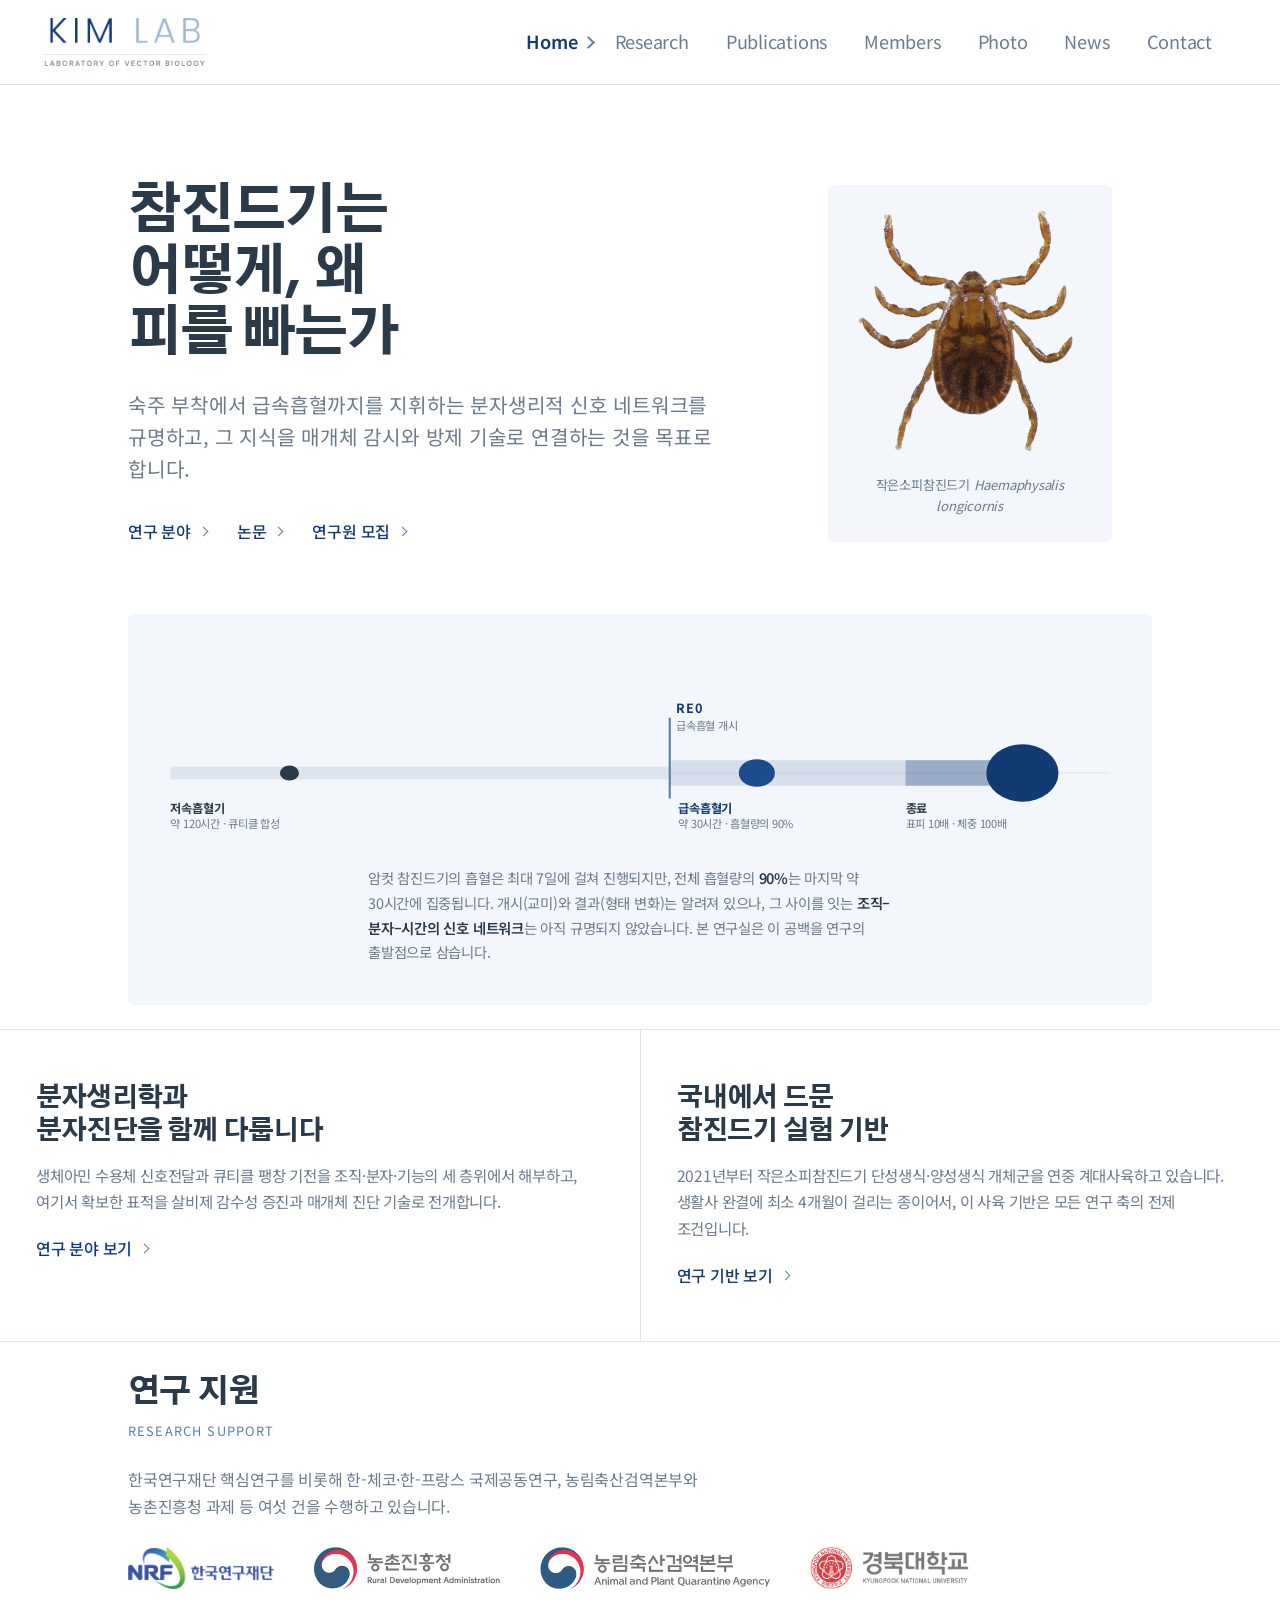
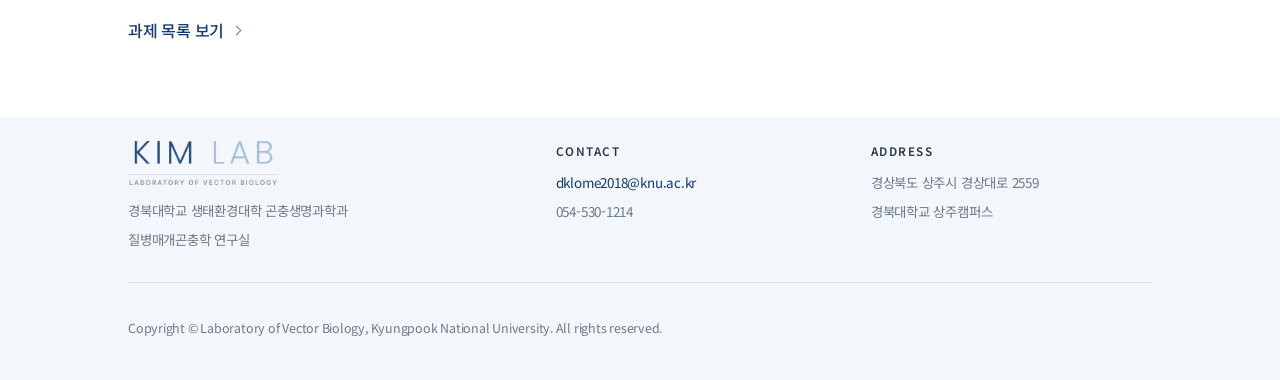
<file: index.html>
<!DOCTYPE html>
<html lang="ko">
<head>
<meta charset="utf-8">
<meta name="viewport" content="width=device-width, initial-scale=1">
<title>질병매개곤충학 연구실 | Laboratory of Vector Biology — 경북대학교</title>
<meta name="description" content="경북대학교 곤충생명과학과 질병매개곤충학 연구실. 참진드기 흡혈 생리의 분자 기전을 규명하고 매개체 감시·방제 기술로 연결합니다.">
<link rel="icon" href="images/favicon.png">
<link rel="apple-touch-icon" href="images/apple-touch-icon.png">
<link rel="preconnect" href="https://fonts.googleapis.com">
<link rel="preconnect" href="https://fonts.gstatic.com" crossorigin>
<link href="https://fonts.googleapis.com/css2?family=Gothic+A1:wght@400;600;700;800&family=Noto+Sans+KR:wght@300;400;500;600;700&display=swap" rel="stylesheet">
<link rel="stylesheet" href="style.css">
</head>
<body>

<header class="mast">
  <div class="mast-in">
    <a class="brand" href="index.html"><img src="images/logo.png" alt="Kim Lab — Laboratory of Vector Biology"></a>
    <nav>
      <ul class="menu">
        <li><a class="current" href="index.html">Home</a></li>
        <li><a href="research.html">Research</a></li>
        <li><a href="publications.html">Publications</a></li>
        <li><a href="people.html">Members</a></li>
        <li><a href="activity.html">Photo</a></li>
        <li><a href="news.html">News</a></li>
        <li><a href="contact.html">Contact</a></li>
      </ul>
    </nav>
  </div>
</header>

<main>

<section class="hero">
  <div class="shell">
    <div class="hero-grid">
      <div>
        <h1>참진드기는<br>어떻게, 왜<br>피를 빠는가</h1>
        <p class="goal">
          숙주 부착에서 급속흡혈까지를 지휘하는 분자생리적 신호 네트워크를 규명하고,
          그 지식을 매개체 감시와 방제 기술로 연결하는 것을 목표로 합니다.
        </p>
        <div class="link-row">
          <a class="arrow-link" href="research.html">연구 분야</a>
          <a class="arrow-link" href="publications.html">논문</a>
          <a class="arrow-link" href="contact.html#join">연구원 모집</a>
        </div>
      </div>
      <figure class="hero-figure">
        <img src="images/tick.png" alt="작은소피참진드기 암컷 성충">
        <figcaption>작은소피참진드기 <i>Haemaphysalis longicornis</i></figcaption>
      </figure>
    </div>
  </div>

  <div class="shell">
    <figure class="plate">
      <svg viewBox="0 0 900 168" role="img"
           aria-label="작은소피참진드기 암컷의 흡혈 단계 도해. 저속흡혈기 약 120시간, 급속흡혈기 약 30시간, 흡혈 종료. 급속흡혈기에 표피가 10배 팽창하고 체중이 100배 증가한다.">
        <line x1="8" y1="112" x2="892" y2="112" stroke="#dce5ee" stroke-width="1"/>
        <rect x="8" y="106" width="470" height="12" fill="#dce5ee"/>
        <rect x="478" y="100" width="330" height="24" fill="#5a7fa8" opacity=".2"/>
        <rect x="700" y="100" width="108" height="24" fill="#123b73" opacity=".3"/>
        <line x1="478" y1="60" x2="478" y2="136" stroke="#5a7fa8" stroke-width="2"/>
        <text x="484" y="56" font-size="12" fill="#123b73" font-weight="700" letter-spacing="1">RE0</text>
        <text x="484" y="72" font-size="10.5" fill="#6b7b8c">급속흡혈 개시</text>
        <ellipse cx="120" cy="112" rx="9" ry="7" fill="#2b3a49"/>
        <ellipse cx="560" cy="112" rx="17" ry="13" fill="#1c4c8c"/>
        <ellipse cx="810" cy="112" rx="34" ry="27" fill="#123b73"/>
        <text x="8" y="150" font-size="11.5" fill="#2b3a49" font-weight="700">저속흡혈기</text>
        <text x="8" y="164" font-size="10.5" fill="#6b7b8c">약 120시간 · 큐티클 합성</text>
        <text x="486" y="150" font-size="11.5" fill="#123b73" font-weight="700">급속흡혈기</text>
        <text x="486" y="164" font-size="10.5" fill="#6b7b8c">약 30시간 · 흡혈량의 90%</text>
        <text x="700" y="150" font-size="11.5" fill="#2b3a49" font-weight="700">종료</text>
        <text x="700" y="164" font-size="10.5" fill="#6b7b8c">표피 10배 · 체중 100배</text>
      </svg>
      <figcaption>
        암컷 참진드기의 흡혈은 최대 7일에 걸쳐 진행되지만, 전체 흡혈량의 <b>90%</b>는 마지막 약 30시간에 집중됩니다.
        개시(교미)와 결과(형태 변화)는 알려져 있으나, 그 사이를 잇는 <b>조직–분자–시간의 신호 네트워크</b>는
        아직 규명되지 않았습니다. 본 연구실은 이 공백을 연구의 출발점으로 삼습니다.
      </figcaption>
    </figure>
  </div>
</section>

<section class="teasers">
  <div class="teaser">
    <h2>분자생리학과<br>분자진단을 함께 다룹니다</h2>
    <p>
      생체아민 수용체 신호전달과 큐티클 팽창 기전을 조직·분자·기능의 세 층위에서 해부하고,
      여기서 확보한 표적을 살비제 감수성 증진과 매개체 진단 기술로 전개합니다.
    </p>
    <a class="arrow-link" href="research.html">연구 분야 보기</a>
  </div>
  <div class="teaser">
    <h2>국내에서 드문<br>참진드기 실험 기반</h2>
    <p>
      2021년부터 작은소피참진드기 단성생식·양성생식 개체군을 연중 계대사육하고 있습니다.
      생활사 완결에 최소 4개월이 걸리는 종이어서, 이 사육 기반은 모든 연구 축의 전제 조건입니다.
    </p>
    <a class="arrow-link" href="research.html#infra">연구 기반 보기</a>
  </div>
</section>

<section class="block plain">
  <div class="shell">
    <h2>연구 지원</h2>
    <p class="sub-en">Research Support</p>
    <p class="muted">
      한국연구재단 핵심연구를 비롯해 한-체코·한-프랑스 국제공동연구, 농림축산검역본부와 농촌진흥청 과제 등
      여섯 건을 수행하고 있습니다.
    </p>
    <div class="agencies">
      <img src="images/agency-nrf.png" alt="한국연구재단">
      <img src="images/agency-rda.png" alt="농촌진흥청">
      <img src="images/agency-apqa.png" alt="농림축산검역본부">
      <img src="images/agency-knu.png" alt="경북대학교">
    </div>
    <p style="margin-top:28px"><a class="arrow-link" href="research.html#funding">과제 목록 보기</a></p>
  </div>
</section>
</main>

<footer class="site-foot">
  <div class="shell">
    <div class="foot-grid">
      <div>
        <img class="foot-logo" src="images/logo.png" alt="Kim Lab">
        <p>경북대학교 생태환경대학 곤충생명과학과</p>
        <p>질병매개곤충학 연구실</p>
      </div>
      <div>
        <h4>Contact</h4>
        <p><a href="mailto:dklome2018@knu.ac.kr">dklome2018@knu.ac.kr</a></p>
        <p>054-530-1214</p>
      </div>
      <div>
        <h4>Address</h4>
        <p>경상북도 상주시 경상대로 2559</p>
        <p>경북대학교 상주캠퍼스</p>
      </div>
    </div>
    <p class="rights">Copyright © Laboratory of Vector Biology, Kyungpook National University. All rights reserved.</p>
  </div>
</footer>

</body>
</html>
</file>
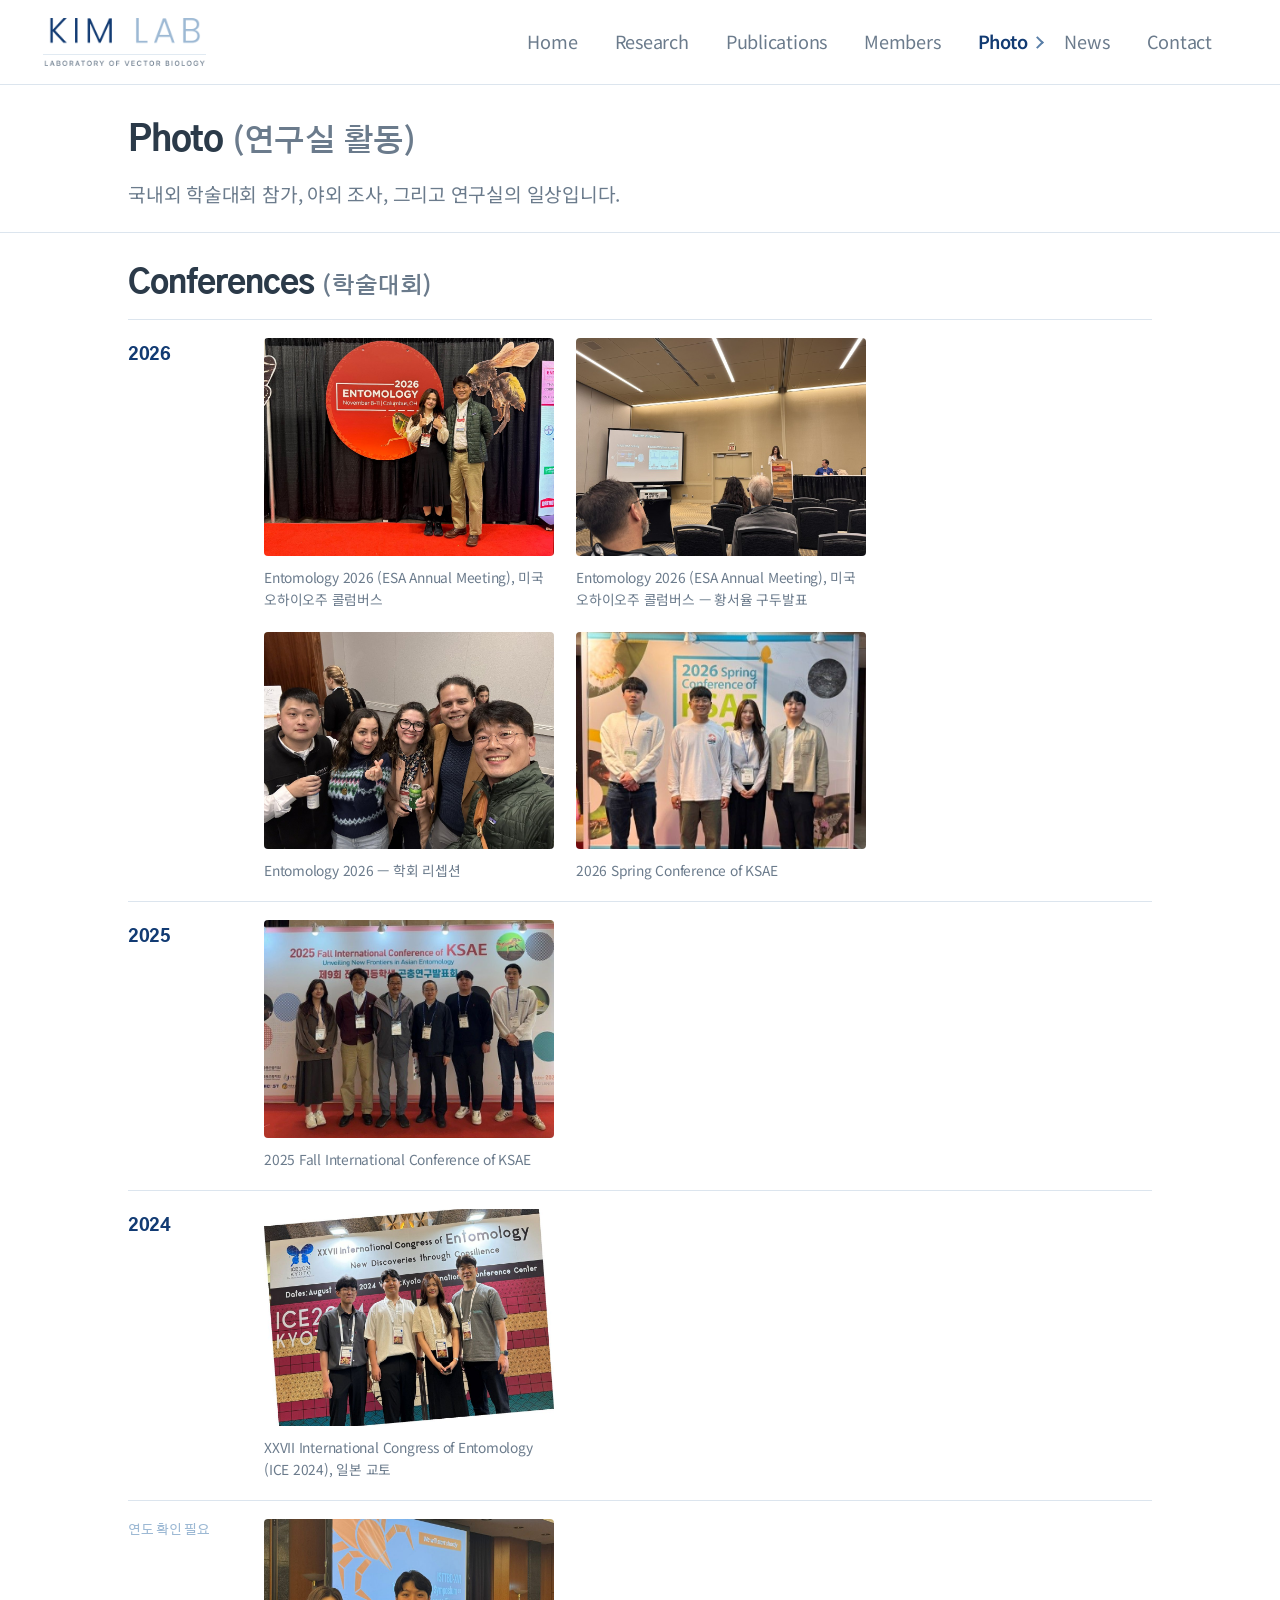
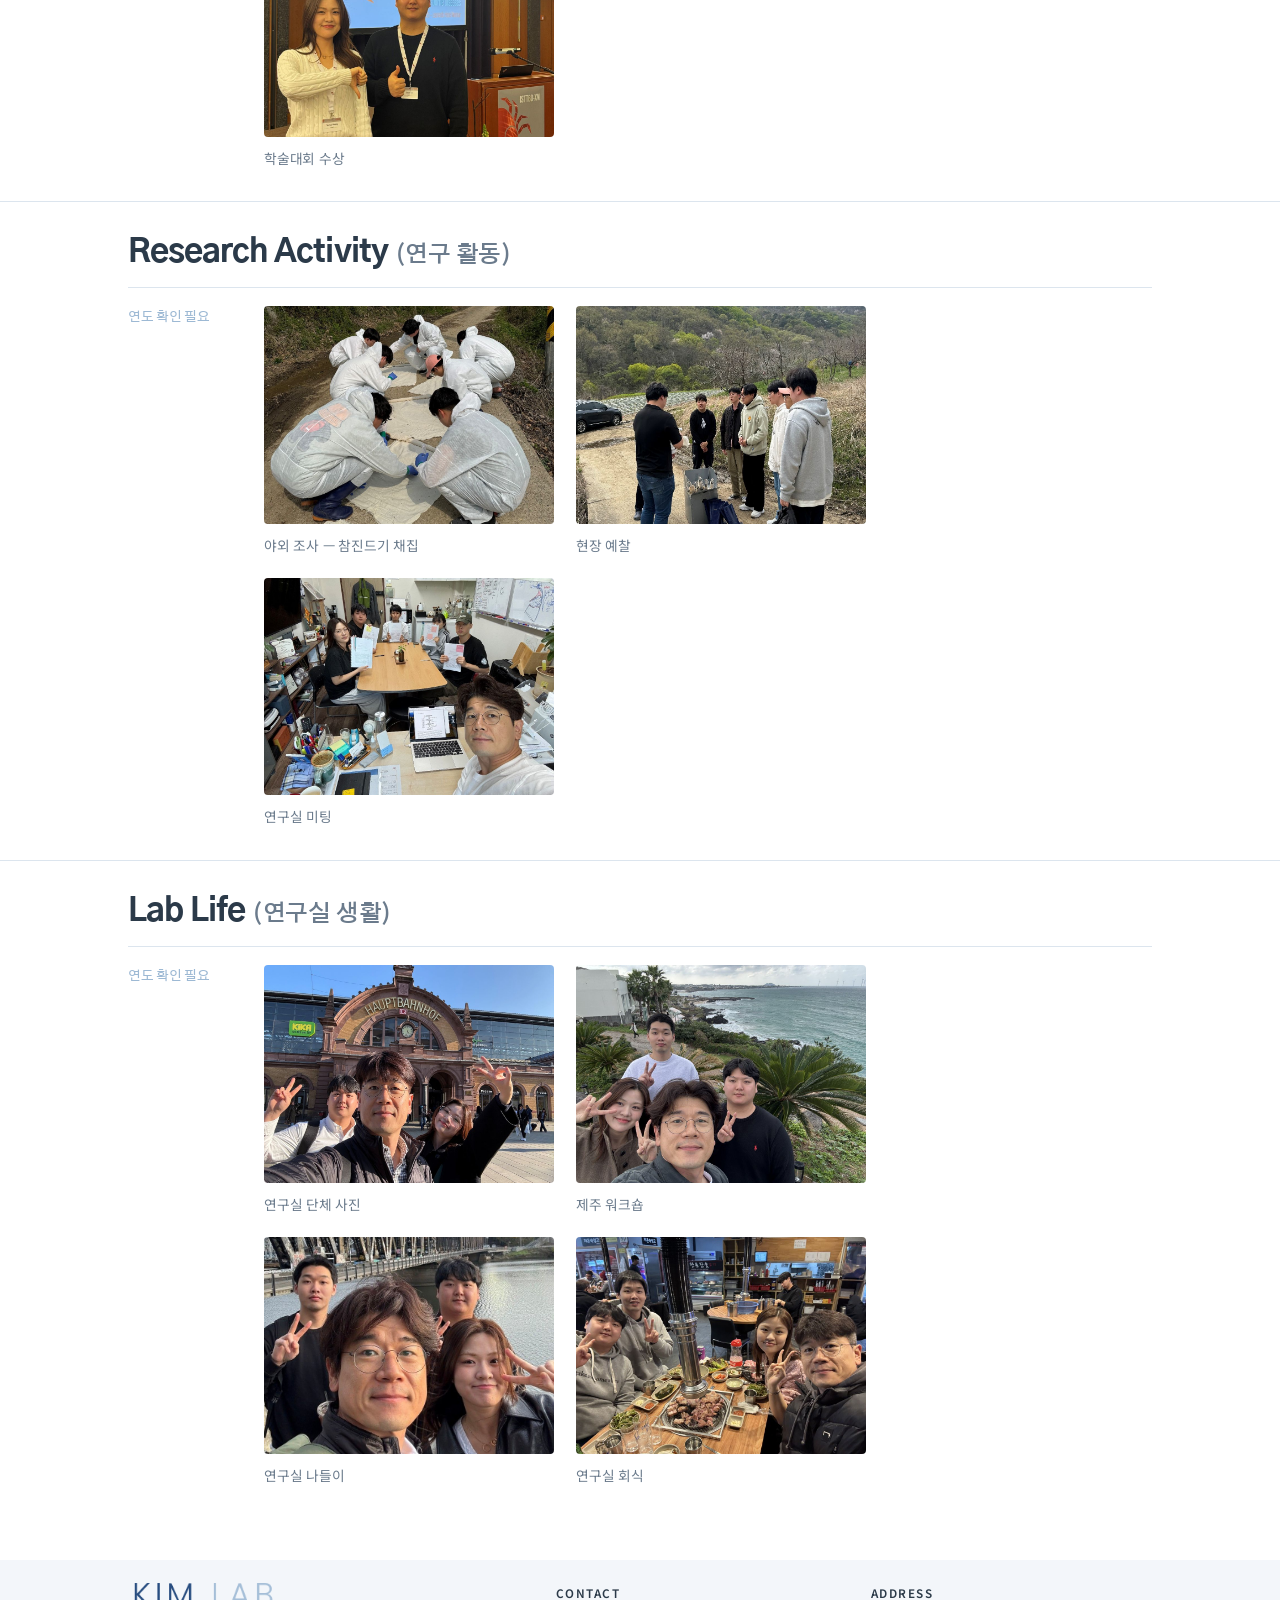
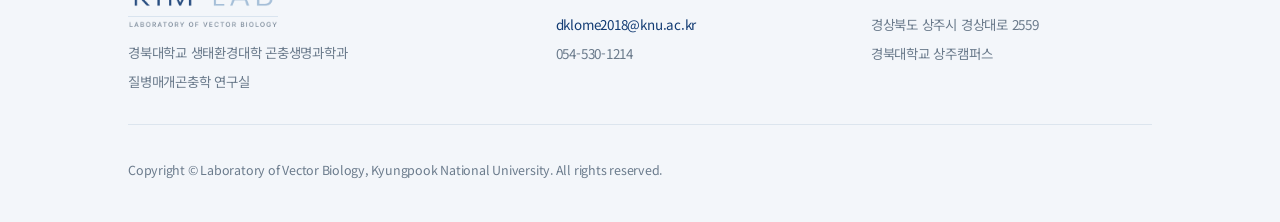
<file: activity.html>
<!DOCTYPE html>
<html lang="ko">
<head>
<meta charset="utf-8">
<meta name="viewport" content="width=device-width, initial-scale=1">
<title>Photo | Laboratory of Vector Biology — 경북대학교</title>
<meta name="description" content="학술대회 참가, 야외 조사, 연구실 생활 사진.">
<link rel="icon" href="images/favicon.png">
<link rel="apple-touch-icon" href="images/apple-touch-icon.png">
<link rel="preconnect" href="https://fonts.googleapis.com">
<link rel="preconnect" href="https://fonts.gstatic.com" crossorigin>
<link href="https://fonts.googleapis.com/css2?family=Gothic+A1:wght@400;600;700;800&family=Noto+Sans+KR:wght@300;400;500;600;700&display=swap" rel="stylesheet">
<link rel="stylesheet" href="style.css">
</head>
<body>

<header class="mast">
  <div class="mast-in">
    <a class="brand" href="index.html"><img src="images/logo.png" alt="Kim Lab — Laboratory of Vector Biology"></a>
    <nav>
      <ul class="menu">
        <li><a href="index.html">Home</a></li>
        <li><a href="research.html">Research</a></li>
        <li><a href="publications.html">Publications</a></li>
        <li><a href="people.html">Members</a></li>
        <li><a class="current" href="activity.html">Photo</a></li>
        <li><a href="news.html">News</a></li>
        <li><a href="contact.html">Contact</a></li>
      </ul>
    </nav>
  </div>
</header>

<main>

<section class="page-head">
  <div class="shell">
    <h1>Photo <span class="h1-ko">(연구실 활동)</span></h1>
    <p class="standfirst">
      국내외 학술대회 참가, 야외 조사, 그리고 연구실의 일상입니다.
    </p>
  </div>
</section>

<section class="block">
  <div class="shell">
    <h2>Conferences <span class="h2-ko">(학술대회)</span></h2>
      <div class="photo-year">
        <p class="year-label">2026</p>
        <div class="gallery">
          <figure class="shot">
            <img src="images/act-esa2026-sign.jpg" alt="Entomology 2026 (ESA Annual Meeting), 미국 오하이오주 콜럼버스" loading="lazy">
            <figcaption>Entomology 2026 (ESA Annual Meeting), 미국 오하이오주 콜럼버스</figcaption>
          </figure>
          <figure class="shot">
            <img src="images/act-esa2026-talk.jpg" alt="Entomology 2026 (ESA Annual Meeting), 미국 오하이오주 콜럼버스 — 황서율 구두발표" loading="lazy">
            <figcaption>Entomology 2026 (ESA Annual Meeting), 미국 오하이오주 콜럼버스 — 황서율 구두발표</figcaption>
          </figure>
          <figure class="shot">
            <img src="images/act-esa2026-social.jpg" alt="Entomology 2026 — 학회 리셉션" loading="lazy">
            <figcaption>Entomology 2026 — 학회 리셉션</figcaption>
          </figure>
          <figure class="shot">
            <img src="images/act-ksae2026.jpg" alt="2026 Spring Conference of KSAE" loading="lazy">
            <figcaption>2026 Spring Conference of KSAE</figcaption>
          </figure>
        </div>
      </div>
      <div class="photo-year">
        <p class="year-label">2025</p>
        <div class="gallery">
          <figure class="shot">
            <img src="images/act-ksae2025.jpg" alt="2025 Fall International Conference of KSAE" loading="lazy">
            <figcaption>2025 Fall International Conference of KSAE</figcaption>
          </figure>
        </div>
      </div>
      <div class="photo-year">
        <p class="year-label">2024</p>
        <div class="gallery">
          <figure class="shot">
            <img src="images/act-ice2024.jpg" alt="XXVII International Congress of Entomology (ICE 2024), 일본 교토" loading="lazy">
            <figcaption>XXVII International Congress of Entomology (ICE 2024), 일본 교토</figcaption>
          </figure>
        </div>
      </div>
      <div class="photo-year">
        <p class="year-label"><span class="tbd">연도 확인 필요</span></p>
        <div class="gallery">
          <figure class="shot">
            <img src="images/act-award.jpg" alt="학술대회 수상" loading="lazy">
            <figcaption>학술대회 수상</figcaption>
          </figure>
        </div>
      </div>
  </div>
</section>

<section class="block">
  <div class="shell">
    <h2>Research Activity <span class="h2-ko">(연구 활동)</span></h2>
      <div class="photo-year">
        <p class="year-label"><span class="tbd">연도 확인 필요</span></p>
        <div class="gallery">
          <figure class="shot">
            <img src="images/act-field1.jpg" alt="야외 조사 — 참진드기 채집" loading="lazy">
            <figcaption>야외 조사 — 참진드기 채집</figcaption>
          </figure>
          <figure class="shot">
            <img src="images/act-field2.jpg" alt="현장 예찰" loading="lazy">
            <figcaption>현장 예찰</figcaption>
          </figure>
          <figure class="shot">
            <img src="images/act-meeting.jpg" alt="연구실 미팅" loading="lazy">
            <figcaption>연구실 미팅</figcaption>
          </figure>
        </div>
      </div>
  </div>
</section>

<section class="block plain">
  <div class="shell">
    <h2>Lab Life <span class="h2-ko">(연구실 생활)</span></h2>
      <div class="photo-year">
        <p class="year-label"><span class="tbd">연도 확인 필요</span></p>
        <div class="gallery">
          <figure class="shot">
            <img src="images/act-group.jpg" alt="연구실 단체 사진" loading="lazy">
            <figcaption>연구실 단체 사진</figcaption>
          </figure>
          <figure class="shot">
            <img src="images/act-jeju.jpg" alt="제주 워크숍" loading="lazy">
            <figcaption>제주 워크숍</figcaption>
          </figure>
          <figure class="shot">
            <img src="images/act-bridge.jpg" alt="연구실 나들이" loading="lazy">
            <figcaption>연구실 나들이</figcaption>
          </figure>
          <figure class="shot">
            <img src="images/act-dinner.jpg" alt="연구실 회식" loading="lazy">
            <figcaption>연구실 회식</figcaption>
          </figure>
        </div>
      </div>
  </div>
</section>
</main>

<footer class="site-foot">
  <div class="shell">
    <div class="foot-grid">
      <div>
        <img class="foot-logo" src="images/logo.png" alt="Kim Lab">
        <p>경북대학교 생태환경대학 곤충생명과학과</p>
        <p>질병매개곤충학 연구실</p>
      </div>
      <div>
        <h4>Contact</h4>
        <p><a href="mailto:dklome2018@knu.ac.kr">dklome2018@knu.ac.kr</a></p>
        <p>054-530-1214</p>
      </div>
      <div>
        <h4>Address</h4>
        <p>경상북도 상주시 경상대로 2559</p>
        <p>경북대학교 상주캠퍼스</p>
      </div>
    </div>
    <p class="rights">Copyright © Laboratory of Vector Biology, Kyungpook National University. All rights reserved.</p>
  </div>
</footer>

</body>
</html>
</file>
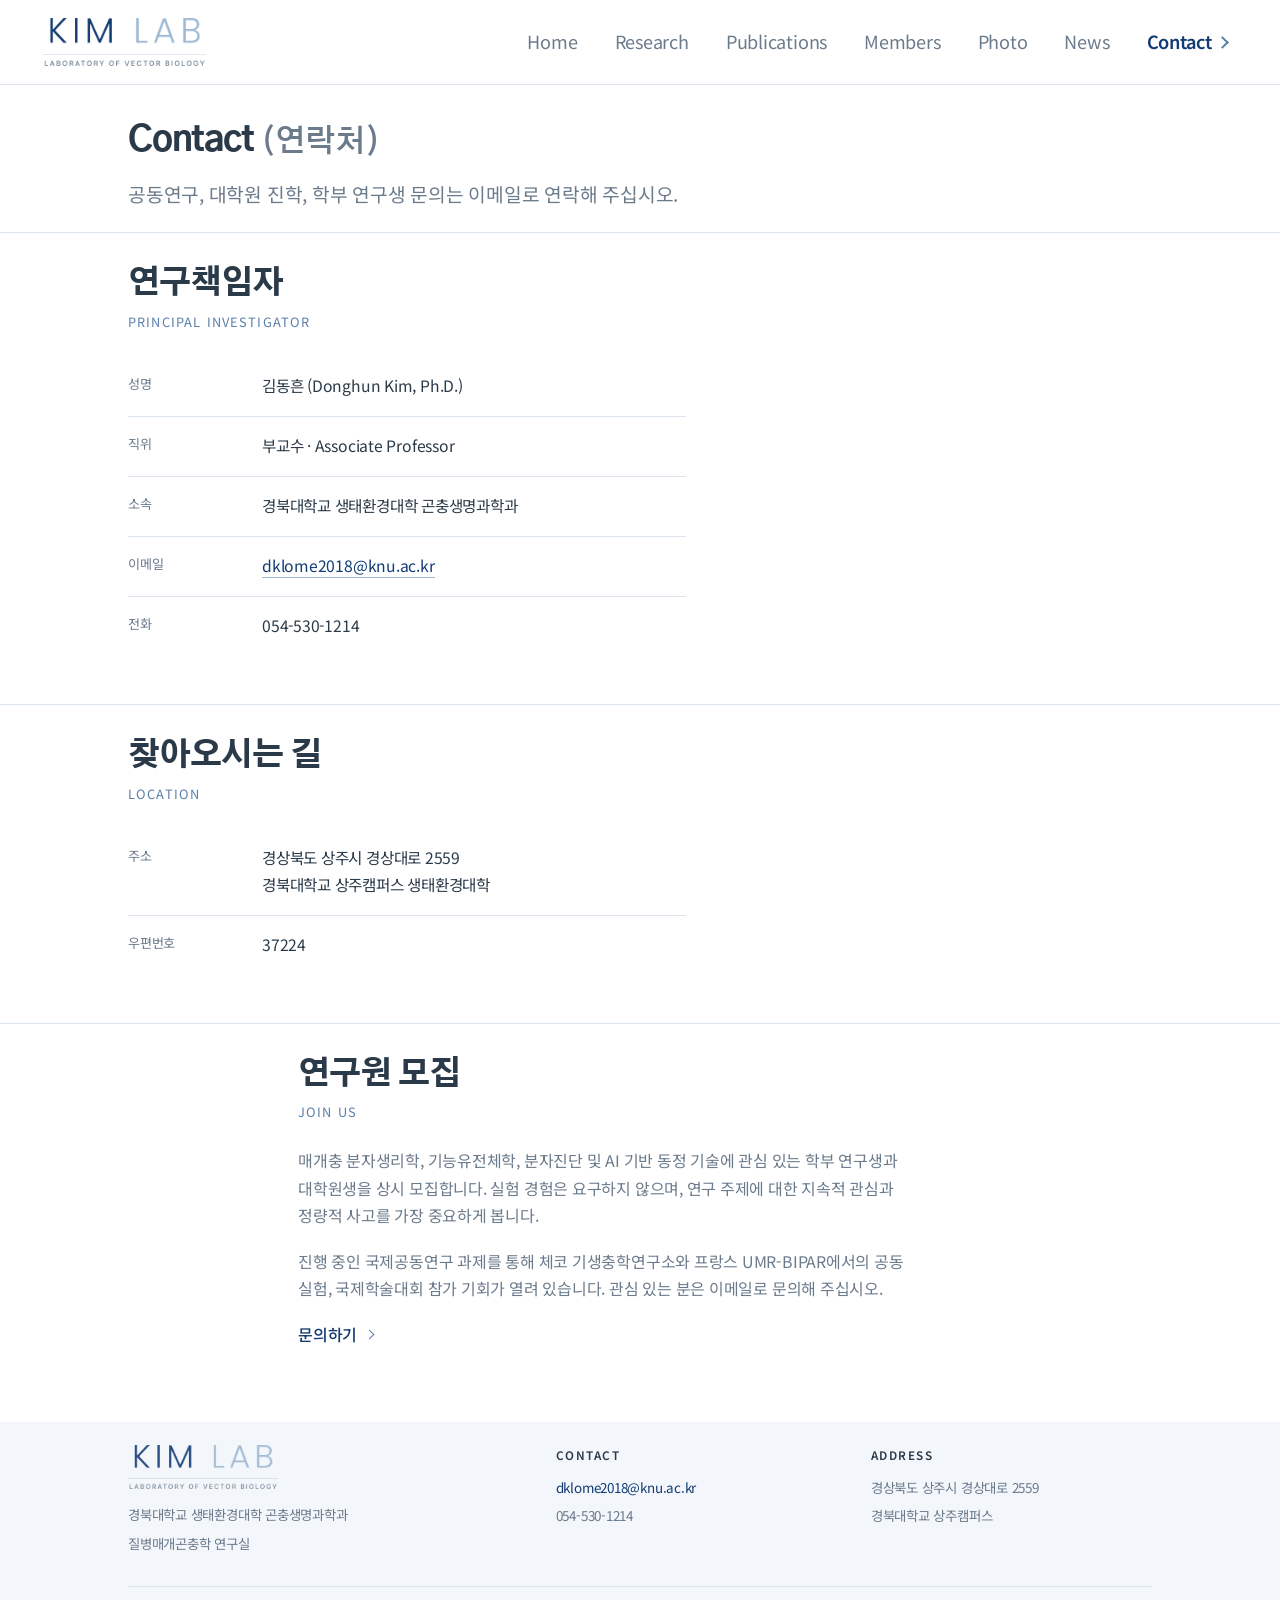
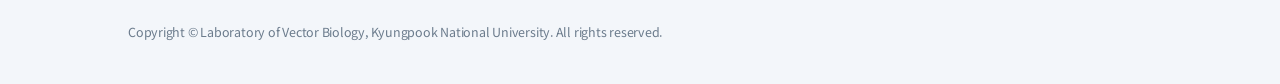
<file: contact.html>
<!DOCTYPE html>
<html lang="ko">
<head>
<meta charset="utf-8">
<meta name="viewport" content="width=device-width, initial-scale=1">
<title>Contact | Laboratory of Vector Biology — 경북대학교</title>
<meta name="description" content="질병매개곤충학 연구실 연락처, 찾아오시는 길 및 연구원 모집 안내.">
<link rel="icon" href="images/favicon.png">
<link rel="apple-touch-icon" href="images/apple-touch-icon.png">
<link rel="preconnect" href="https://fonts.googleapis.com">
<link rel="preconnect" href="https://fonts.gstatic.com" crossorigin>
<link href="https://fonts.googleapis.com/css2?family=Gothic+A1:wght@400;600;700;800&family=Noto+Sans+KR:wght@300;400;500;600;700&display=swap" rel="stylesheet">
<link rel="stylesheet" href="style.css">
</head>
<body>

<header class="mast">
  <div class="mast-in">
    <a class="brand" href="index.html"><img src="images/logo.png" alt="Kim Lab — Laboratory of Vector Biology"></a>
    <nav>
      <ul class="menu">
        <li><a href="index.html">Home</a></li>
        <li><a href="research.html">Research</a></li>
        <li><a href="publications.html">Publications</a></li>
        <li><a href="people.html">Members</a></li>
        <li><a href="activity.html">Photo</a></li>
        <li><a href="news.html">News</a></li>
        <li><a class="current" href="contact.html">Contact</a></li>
      </ul>
    </nav>
  </div>
</header>

<main>

<section class="page-head">
  <div class="shell">
    <h1>Contact <span class="h1-ko">(연락처)</span></h1>
    <p class="standfirst">
      공동연구, 대학원 진학, 학부 연구생 문의는 이메일로 연락해 주십시오.
    </p>
  </div>
</section>

<section class="block">
  <div class="shell">
    <h2>연구책임자</h2>
    <p class="sub-en">Principal Investigator</p>
    <dl class="contact-rows">
      <div><dt>성명</dt><dd>김동흔 (Donghun Kim, Ph.D.)</dd></div>
      <div><dt>직위</dt><dd>부교수 · Associate Professor</dd></div>
      <div><dt>소속</dt><dd>경북대학교 생태환경대학 곤충생명과학과</dd></div>
      <div><dt>이메일</dt><dd><a href="mailto:dklome2018@knu.ac.kr">dklome2018@knu.ac.kr</a></dd></div>
      <div><dt>전화</dt><dd>054-530-1214</dd></div>
    </dl>
  </div>
</section>

<section class="block">
  <div class="shell">
    <h2>찾아오시는 길</h2>
    <p class="sub-en">Location</p>
    <dl class="contact-rows">
      <div><dt>주소</dt><dd>경상북도 상주시 경상대로 2559<br>경북대학교 상주캠퍼스 생태환경대학</dd></div>
      <div><dt>우편번호</dt><dd>37224</dd></div>
    </dl>
  </div>
</section>

<section class="block plain" id="join">
  <div class="shell reading">
    <h2>연구원 모집</h2>
    <p class="sub-en">Join Us</p>
    <p class="muted">
      매개충 분자생리학, 기능유전체학, 분자진단 및 AI 기반 동정 기술에 관심 있는 학부 연구생과 대학원생을
      상시 모집합니다. 실험 경험은 요구하지 않으며, 연구 주제에 대한 지속적 관심과 정량적 사고를 가장 중요하게 봅니다.
    </p>
    <p class="muted">
      진행 중인 국제공동연구 과제를 통해 체코 기생충학연구소와 프랑스 UMR-BIPAR에서의 공동 실험,
      국제학술대회 참가 기회가 열려 있습니다. 관심 있는 분은 이메일로 문의해 주십시오.
    </p>
    <a class="arrow-link" href="mailto:dklome2018@knu.ac.kr">문의하기</a>
  </div>
</section>
</main>

<footer class="site-foot">
  <div class="shell">
    <div class="foot-grid">
      <div>
        <img class="foot-logo" src="images/logo.png" alt="Kim Lab">
        <p>경북대학교 생태환경대학 곤충생명과학과</p>
        <p>질병매개곤충학 연구실</p>
      </div>
      <div>
        <h4>Contact</h4>
        <p><a href="mailto:dklome2018@knu.ac.kr">dklome2018@knu.ac.kr</a></p>
        <p>054-530-1214</p>
      </div>
      <div>
        <h4>Address</h4>
        <p>경상북도 상주시 경상대로 2559</p>
        <p>경북대학교 상주캠퍼스</p>
      </div>
    </div>
    <p class="rights">Copyright © Laboratory of Vector Biology, Kyungpook National University. All rights reserved.</p>
  </div>
</footer>

</body>
</html>
</file>
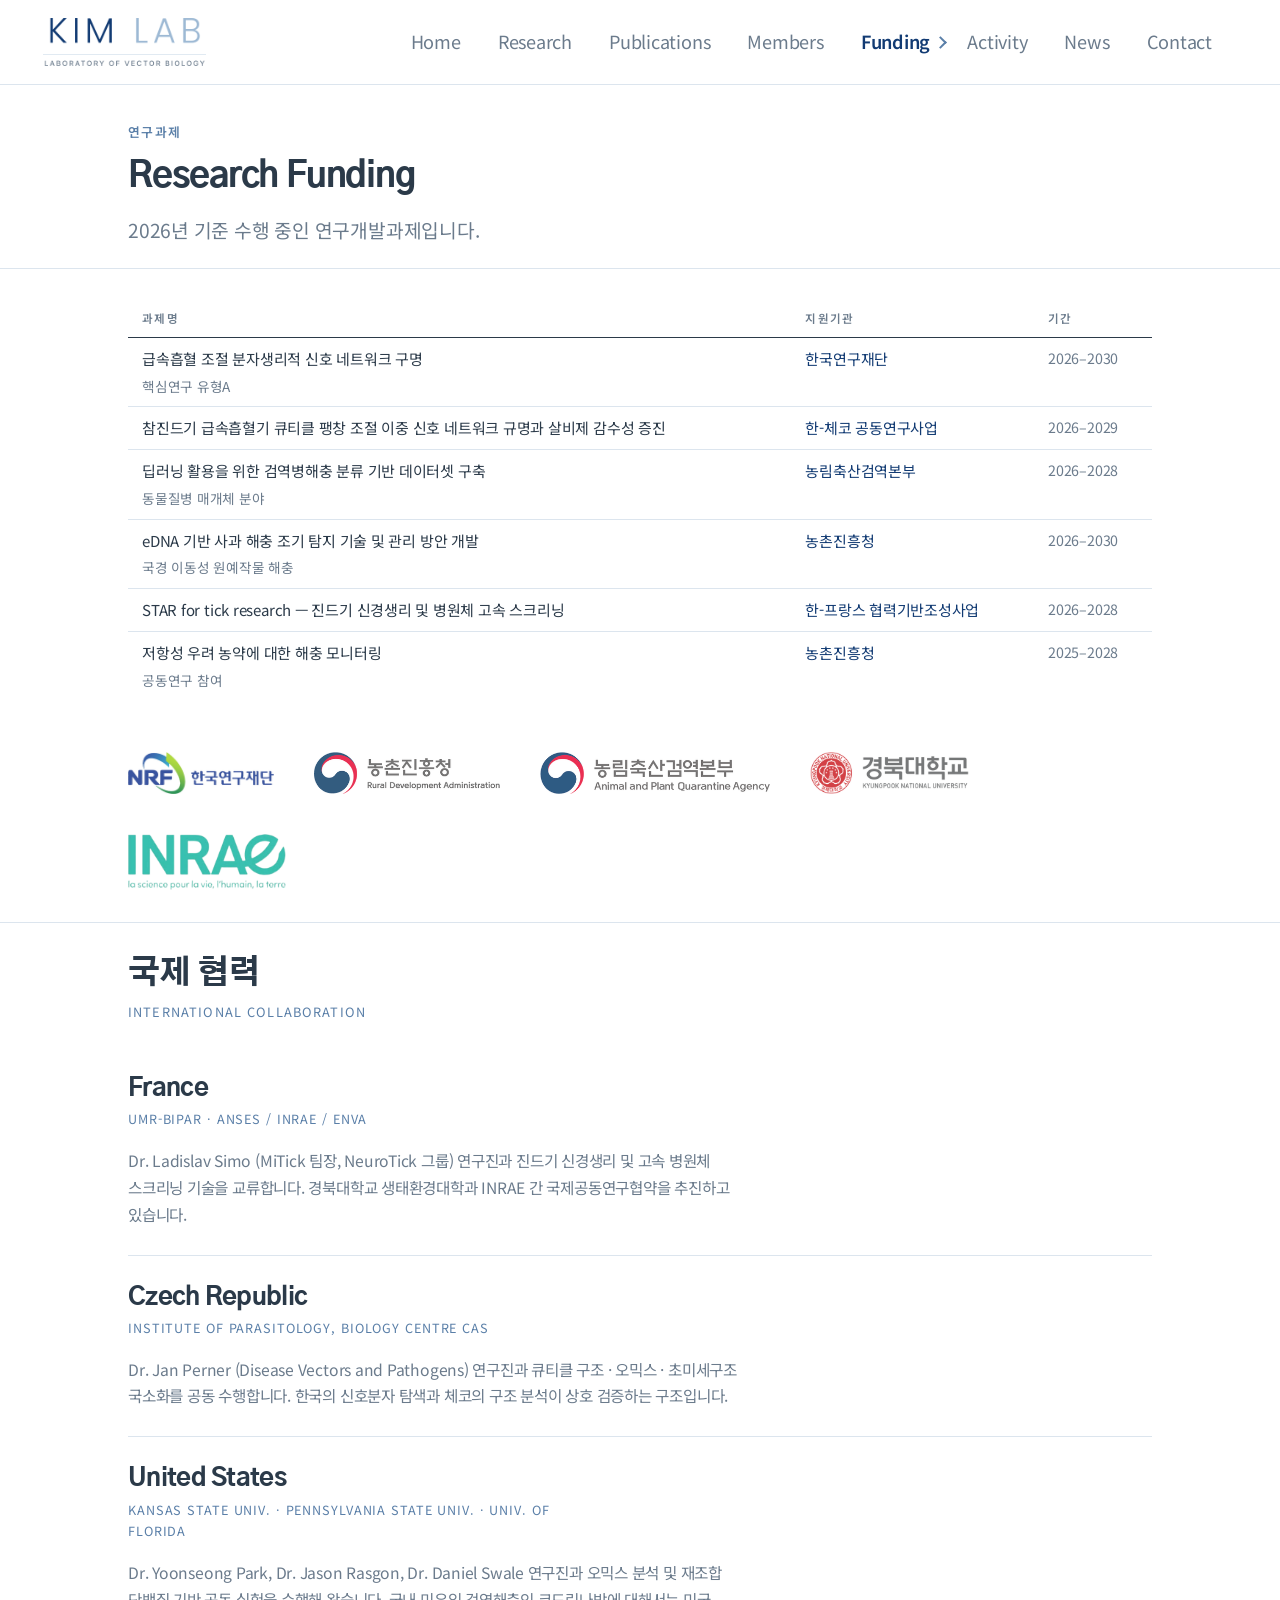
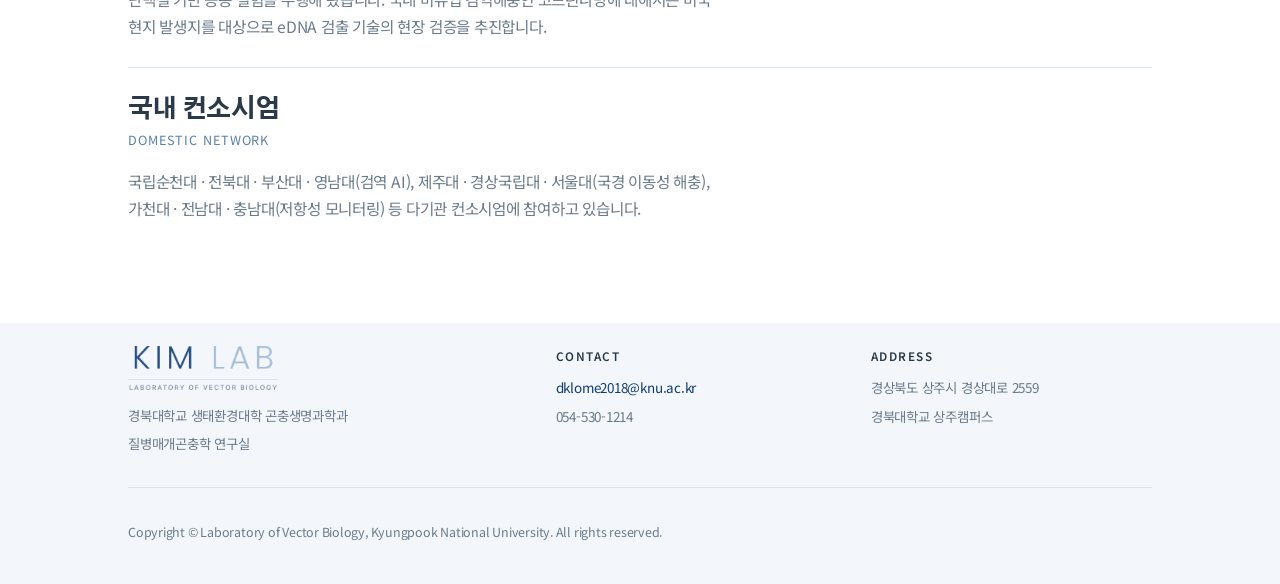
<file: funding.html>
<!DOCTYPE html>
<html lang="ko">
<head>
<meta charset="utf-8">
<meta name="viewport" content="width=device-width, initial-scale=1">
<title>Funding | Laboratory of Vector Biology — 경북대학교</title>
<meta name="description" content="수행 중인 연구개발과제 및 국제 협력 네트워크.">
<link rel="icon" href="images/favicon.png">
<link rel="apple-touch-icon" href="images/apple-touch-icon.png">
<link rel="preconnect" href="https://fonts.googleapis.com">
<link rel="preconnect" href="https://fonts.gstatic.com" crossorigin>
<link href="https://fonts.googleapis.com/css2?family=Gothic+A1:wght@400;600;700;800&family=Noto+Sans+KR:wght@300;400;500;600;700&display=swap" rel="stylesheet">
<link rel="stylesheet" href="style.css">
</head>
<body>

<header class="mast">
  <div class="mast-in">
    <a class="brand" href="index.html"><img src="images/logo.png" alt="Kim Lab — Laboratory of Vector Biology"></a>
    <nav>
      <ul class="menu">
        <li><a href="index.html">Home</a></li>
        <li><a href="research.html">Research</a></li>
        <li><a href="publications.html">Publications</a></li>
        <li><a href="people.html">Members</a></li>
        <li><a class="current" href="funding.html">Funding</a></li>
        <li><a href="activity.html">Activity</a></li>
        <li><a href="news.html">News</a></li>
        <li><a href="contact.html">Contact</a></li>
      </ul>
    </nav>
  </div>
</header>

<main>

<section class="page-head">
  <div class="shell">
    <p class="kicker">연구과제</p>
    <h1>Research Funding</h1>
    <p class="standfirst">2026년 기준 수행 중인 연구개발과제입니다.</p>
  </div>
</section>

<section class="block">
  <div class="shell">
    <div class="table-scroll">
      <table>
        <thead><tr><th scope="col">과제명</th><th scope="col">지원기관</th><th scope="col">기간</th></tr></thead>
        <tbody>
          <tr><td>급속흡혈 조절 분자생리적 신호 네트워크 구명<em>핵심연구 유형A</em></td><td class="agency">한국연구재단</td><td class="term">2026–2030</td></tr>
          <tr><td>참진드기 급속흡혈기 큐티클 팽창 조절 이중 신호 네트워크 규명과 살비제 감수성 증진</td><td class="agency">한-체코 공동연구사업</td><td class="term">2026–2029</td></tr>
          <tr><td>딥러닝 활용을 위한 검역병해충 분류 기반 데이터셋 구축<em>동물질병 매개체 분야</em></td><td class="agency">농림축산검역본부</td><td class="term">2026–2028</td></tr>
          <tr><td>eDNA 기반 사과 해충 조기 탐지 기술 및 관리 방안 개발<em>국경 이동성 원예작물 해충</em></td><td class="agency">농촌진흥청</td><td class="term">2026–2030</td></tr>
          <tr><td>STAR for tick research — 진드기 신경생리 및 병원체 고속 스크리닝</td><td class="agency">한-프랑스 협력기반조성사업</td><td class="term">2026–2028</td></tr>
          <tr><td>저항성 우려 농약에 대한 해충 모니터링<em>공동연구 참여</em></td><td class="agency">농촌진흥청</td><td class="term">2025–2028</td></tr>
        </tbody>
      </table>
    </div>
    <div class="agencies" style="margin-top:44px">
      <img src="images/agency-nrf.png" alt="한국연구재단">
      <img src="images/agency-rda.png" alt="농촌진흥청">
      <img src="images/agency-apqa.png" alt="농림축산검역본부">
      <img src="images/agency-knu.png" alt="경북대학교">
      <img class="tall" src="images/agency-inrae.png" alt="INRAE">
    </div>
  </div>
</section>

<section class="block plain">
  <div class="shell">
    <h2>국제 협력</h2>
    <p class="sub-en">International Collaboration</p>
    <div class="axis">
      <h3>France</h3>
      <p class="sub-en" style="padding-left:0;margin-top:4px">UMR-BIPAR · ANSES / INRAE / EnvA</p>
      <div class="axis-body" style="padding-left:0">
        <p>Dr. Ladislav Simo (MiTick 팀장, NeuroTick 그룹) 연구진과 진드기 신경생리 및 고속 병원체 스크리닝 기술을 교류합니다. 경북대학교 생태환경대학과 INRAE 간 국제공동연구협약을 추진하고 있습니다.</p>
      </div>
    </div>
    <div class="axis">
      <h3>Czech Republic</h3>
      <p class="sub-en" style="padding-left:0;margin-top:4px">Institute of Parasitology, Biology Centre CAS</p>
      <div class="axis-body" style="padding-left:0">
        <p>Dr. Jan Perner (Disease Vectors and Pathogens) 연구진과 큐티클 구조 · 오믹스 · 초미세구조 국소화를 공동 수행합니다. 한국의 신호분자 탐색과 체코의 구조 분석이 상호 검증하는 구조입니다.</p>
      </div>
    </div>
    <div class="axis">
      <h3>United States</h3>
      <p class="sub-en" style="padding-left:0;margin-top:4px">Kansas State Univ. · Pennsylvania State Univ. · Univ. of Florida</p>
      <div class="axis-body" style="padding-left:0">
        <p>Dr. Yoonseong Park, Dr. Jason Rasgon, Dr. Daniel Swale 연구진과 오믹스 분석 및 재조합 단백질 기반 공동 실험을 수행해 왔습니다. 국내 미유입 검역해충인 코드린나방에 대해서는 미국 현지 발생지를 대상으로 eDNA 검출 기술의 현장 검증을 추진합니다.</p>
      </div>
    </div>
    <div class="axis">
      <h3>국내 컨소시엄</h3>
      <p class="sub-en" style="padding-left:0;margin-top:4px">Domestic Network</p>
      <div class="axis-body" style="padding-left:0">
        <p>국립순천대 · 전북대 · 부산대 · 영남대(검역 AI), 제주대 · 경상국립대 · 서울대(국경 이동성 해충), 가천대 · 전남대 · 충남대(저항성 모니터링) 등 다기관 컨소시엄에 참여하고 있습니다.</p>
      </div>
    </div>
  </div>
</section>
</main>

<footer class="site-foot">
  <div class="shell">
    <div class="foot-grid">
      <div>
        <img class="foot-logo" src="images/logo.png" alt="Kim Lab">
        <p>경북대학교 생태환경대학 곤충생명과학과</p>
        <p>질병매개곤충학 연구실</p>
      </div>
      <div>
        <h4>Contact</h4>
        <p><a href="mailto:dklome2018@knu.ac.kr">dklome2018@knu.ac.kr</a></p>
        <p>054-530-1214</p>
      </div>
      <div>
        <h4>Address</h4>
        <p>경상북도 상주시 경상대로 2559</p>
        <p>경북대학교 상주캠퍼스</p>
      </div>
    </div>
    <p class="rights">Copyright © Laboratory of Vector Biology, Kyungpook National University. All rights reserved.</p>
  </div>
</footer>

</body>
</html>
</file>
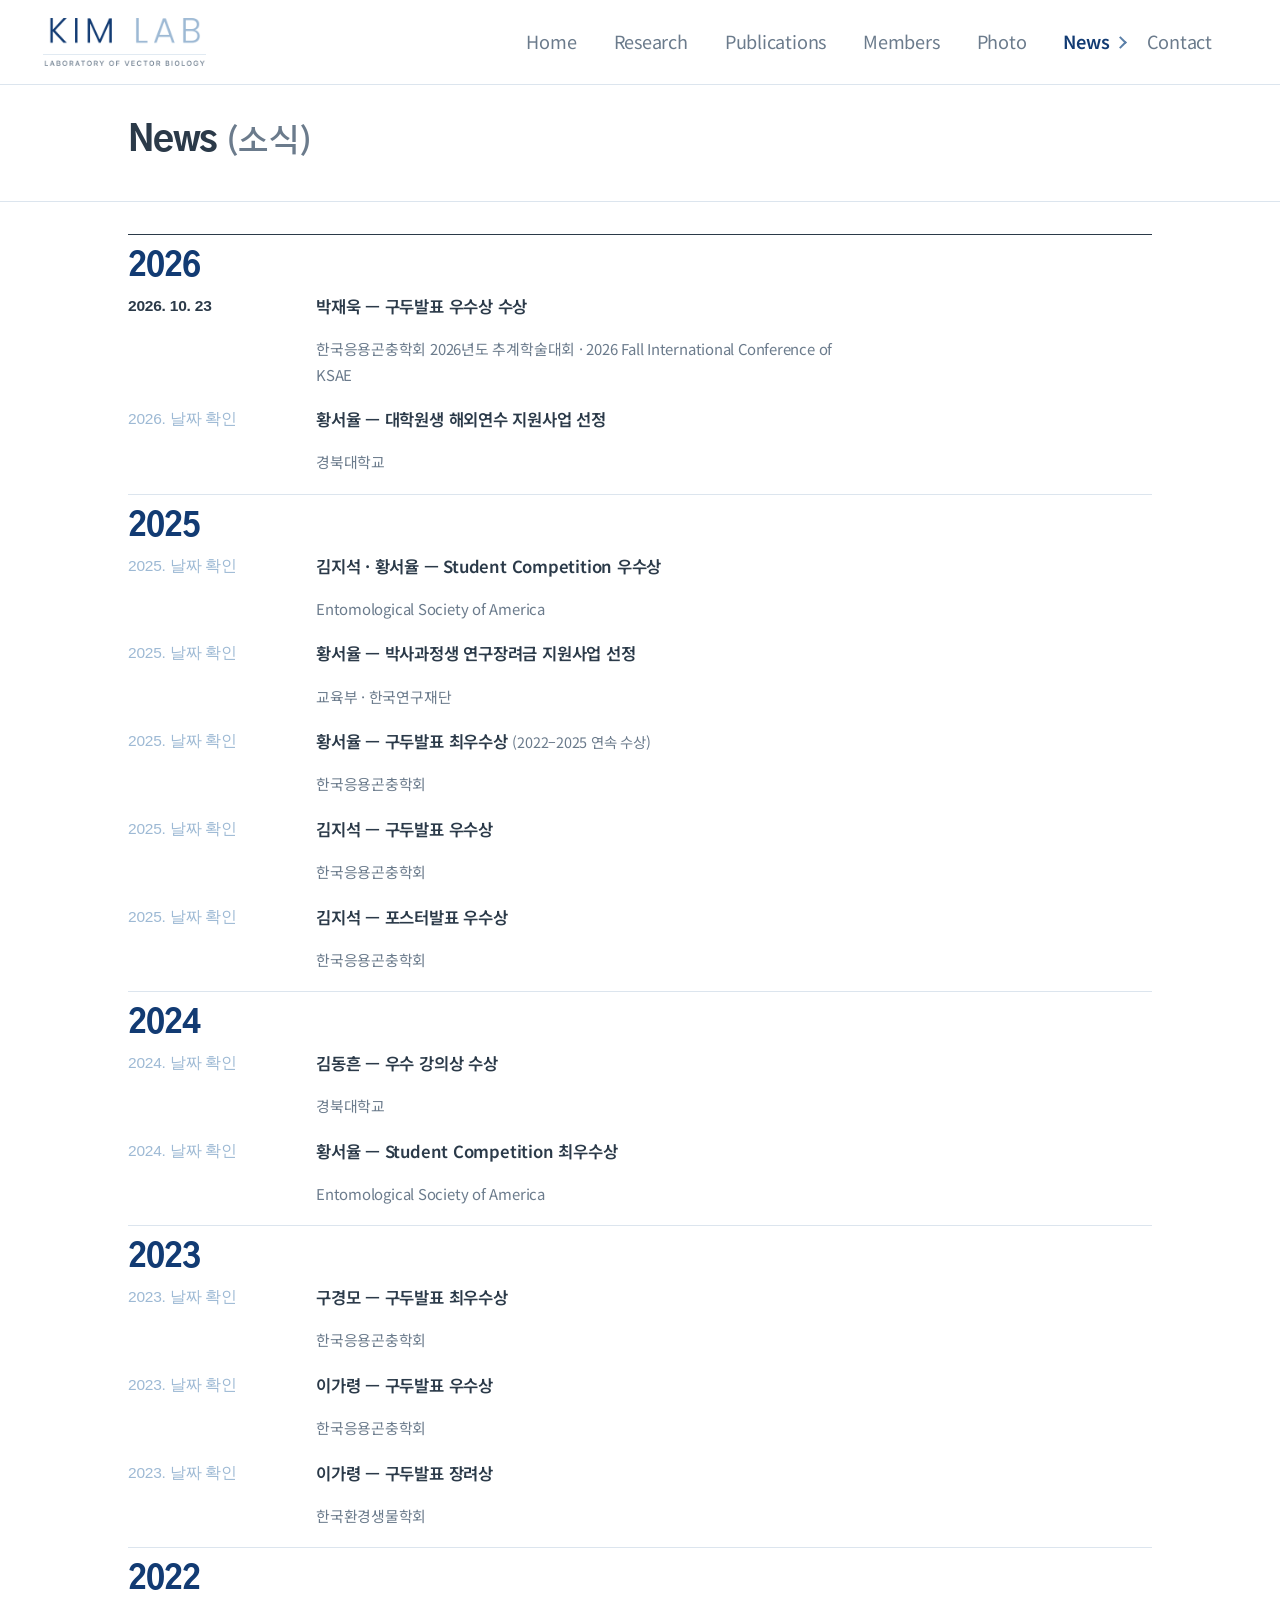
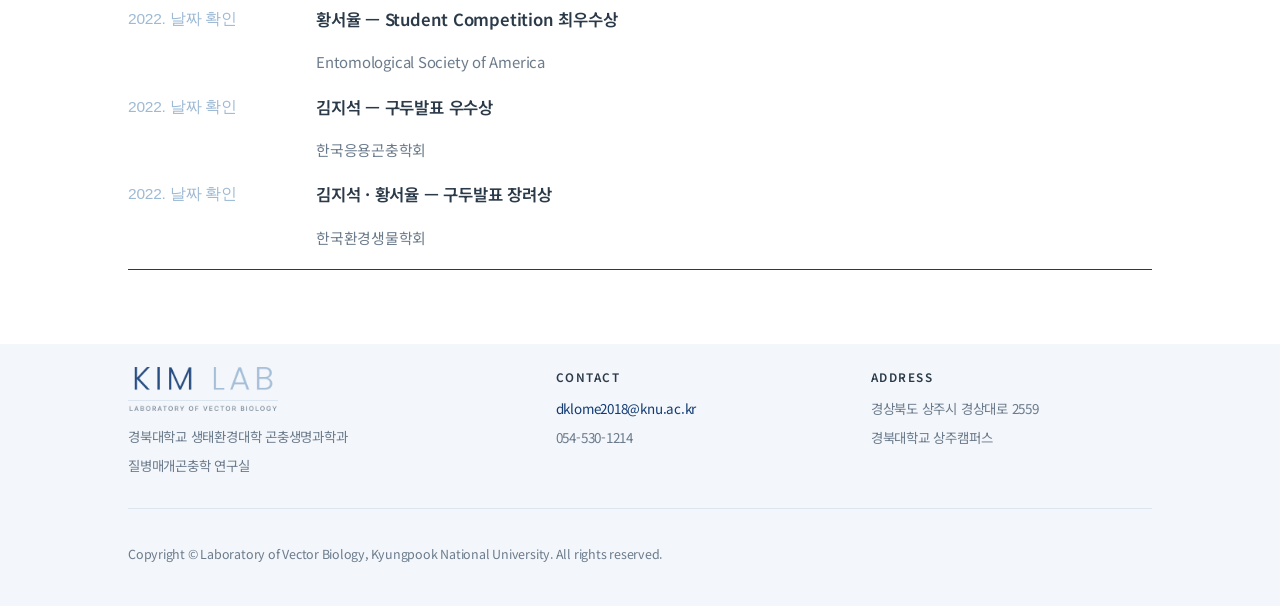
<file: news.html>
<!DOCTYPE html>
<html lang="ko">
<head>
<meta charset="utf-8">
<meta name="viewport" content="width=device-width, initial-scale=1">
<title>News | Laboratory of Vector Biology — 경북대학교</title>
<meta name="description" content="질병매개곤충학 연구실 수상 실적 및 소식.">
<link rel="icon" href="images/favicon.png">
<link rel="apple-touch-icon" href="images/apple-touch-icon.png">
<link rel="preconnect" href="https://fonts.googleapis.com">
<link rel="preconnect" href="https://fonts.gstatic.com" crossorigin>
<link href="https://fonts.googleapis.com/css2?family=Gothic+A1:wght@400;600;700;800&family=Noto+Sans+KR:wght@300;400;500;600;700&display=swap" rel="stylesheet">
<link rel="stylesheet" href="style.css">
</head>
<body>

<header class="mast">
  <div class="mast-in">
    <a class="brand" href="index.html"><img src="images/logo.png" alt="Kim Lab — Laboratory of Vector Biology"></a>
    <nav>
      <ul class="menu">
        <li><a href="index.html">Home</a></li>
        <li><a href="research.html">Research</a></li>
        <li><a href="publications.html">Publications</a></li>
        <li><a href="people.html">Members</a></li>
        <li><a href="activity.html">Photo</a></li>
        <li><a class="current" href="news.html">News</a></li>
        <li><a href="contact.html">Contact</a></li>
      </ul>
    </nav>
  </div>
</header>

<main>

<section class="page-head">
  <div class="shell">
    <h1>News <span class="h1-ko">(소식)</span></h1>
  </div>
</section>

<section class="block plain">
  <div class="shell">
    <div id="newslist">
    <section class="year-group">
      <h2 class="year-label">2026</h2>
      <ul class="news-list">
        <li class="news-item">
          <div class="news-date">2026. 10. 23</div>
          <div>
            <p class="news-title">박재욱 — 구두발표 우수상 수상</p>
            <p class="news-detail">한국응용곤충학회 2026년도 추계학술대회 · 2026 Fall International Conference of KSAE</p>
          </div>
        </li>
        <li class="news-item">
          <div class="news-date"><span class="tbd">2026. 날짜 확인</span></div>
          <div>
            <p class="news-title">황서율 — 대학원생 해외연수 지원사업 선정</p>
            <p class="news-detail">경북대학교</p>
          </div>
        </li>
      </ul>
    </section>
    <section class="year-group">
      <h2 class="year-label">2025</h2>
      <ul class="news-list">
        <li class="news-item">
          <div class="news-date"><span class="tbd">2025. 날짜 확인</span></div>
          <div>
            <p class="news-title">김지석 · 황서율 — Student Competition 우수상</p>
            <p class="news-detail">Entomological Society of America</p>
          </div>
        </li>
        <li class="news-item">
          <div class="news-date"><span class="tbd">2025. 날짜 확인</span></div>
          <div>
            <p class="news-title">황서율 — 박사과정생 연구장려금 지원사업 선정</p>
            <p class="news-detail">교육부 · 한국연구재단</p>
          </div>
        </li>
        <li class="news-item">
          <div class="news-date"><span class="tbd">2025. 날짜 확인</span></div>
          <div>
            <p class="news-title">황서율 — 구두발표 최우수상 <span class="news-note">(2022–2025 연속 수상)</span></p>
            <p class="news-detail">한국응용곤충학회</p>
          </div>
        </li>
        <li class="news-item">
          <div class="news-date"><span class="tbd">2025. 날짜 확인</span></div>
          <div>
            <p class="news-title">김지석 — 구두발표 우수상</p>
            <p class="news-detail">한국응용곤충학회</p>
          </div>
        </li>
        <li class="news-item">
          <div class="news-date"><span class="tbd">2025. 날짜 확인</span></div>
          <div>
            <p class="news-title">김지석 — 포스터발표 우수상</p>
            <p class="news-detail">한국응용곤충학회</p>
          </div>
        </li>
      </ul>
    </section>
    <section class="year-group">
      <h2 class="year-label">2024</h2>
      <ul class="news-list">
        <li class="news-item">
          <div class="news-date"><span class="tbd">2024. 날짜 확인</span></div>
          <div>
            <p class="news-title">김동흔 — 우수 강의상 수상</p>
            <p class="news-detail">경북대학교</p>
          </div>
        </li>
        <li class="news-item">
          <div class="news-date"><span class="tbd">2024. 날짜 확인</span></div>
          <div>
            <p class="news-title">황서율 — Student Competition 최우수상</p>
            <p class="news-detail">Entomological Society of America</p>
          </div>
        </li>
      </ul>
    </section>
    <section class="year-group">
      <h2 class="year-label">2023</h2>
      <ul class="news-list">
        <li class="news-item">
          <div class="news-date"><span class="tbd">2023. 날짜 확인</span></div>
          <div>
            <p class="news-title">구경모 — 구두발표 최우수상</p>
            <p class="news-detail">한국응용곤충학회</p>
          </div>
        </li>
        <li class="news-item">
          <div class="news-date"><span class="tbd">2023. 날짜 확인</span></div>
          <div>
            <p class="news-title">이가령 — 구두발표 우수상</p>
            <p class="news-detail">한국응용곤충학회</p>
          </div>
        </li>
        <li class="news-item">
          <div class="news-date"><span class="tbd">2023. 날짜 확인</span></div>
          <div>
            <p class="news-title">이가령 — 구두발표 장려상</p>
            <p class="news-detail">한국환경생물학회</p>
          </div>
        </li>
      </ul>
    </section>
    <section class="year-group">
      <h2 class="year-label">2022</h2>
      <ul class="news-list">
        <li class="news-item">
          <div class="news-date"><span class="tbd">2022. 날짜 확인</span></div>
          <div>
            <p class="news-title">황서율 — Student Competition 최우수상</p>
            <p class="news-detail">Entomological Society of America</p>
          </div>
        </li>
        <li class="news-item">
          <div class="news-date"><span class="tbd">2022. 날짜 확인</span></div>
          <div>
            <p class="news-title">김지석 — 구두발표 우수상</p>
            <p class="news-detail">한국응용곤충학회</p>
          </div>
        </li>
        <li class="news-item">
          <div class="news-date"><span class="tbd">2022. 날짜 확인</span></div>
          <div>
            <p class="news-title">김지석 · 황서율 — 구두발표 장려상</p>
            <p class="news-detail">한국환경생물학회</p>
          </div>
        </li>
      </ul>
    </section>
    </div>
  </div>
</section>
</main>

<footer class="site-foot">
  <div class="shell">
    <div class="foot-grid">
      <div>
        <img class="foot-logo" src="images/logo.png" alt="Kim Lab">
        <p>경북대학교 생태환경대학 곤충생명과학과</p>
        <p>질병매개곤충학 연구실</p>
      </div>
      <div>
        <h4>Contact</h4>
        <p><a href="mailto:dklome2018@knu.ac.kr">dklome2018@knu.ac.kr</a></p>
        <p>054-530-1214</p>
      </div>
      <div>
        <h4>Address</h4>
        <p>경상북도 상주시 경상대로 2559</p>
        <p>경북대학교 상주캠퍼스</p>
      </div>
    </div>
    <p class="rights">Copyright © Laboratory of Vector Biology, Kyungpook National University. All rights reserved.</p>
  </div>
</footer>

</body>
</html>
</file>
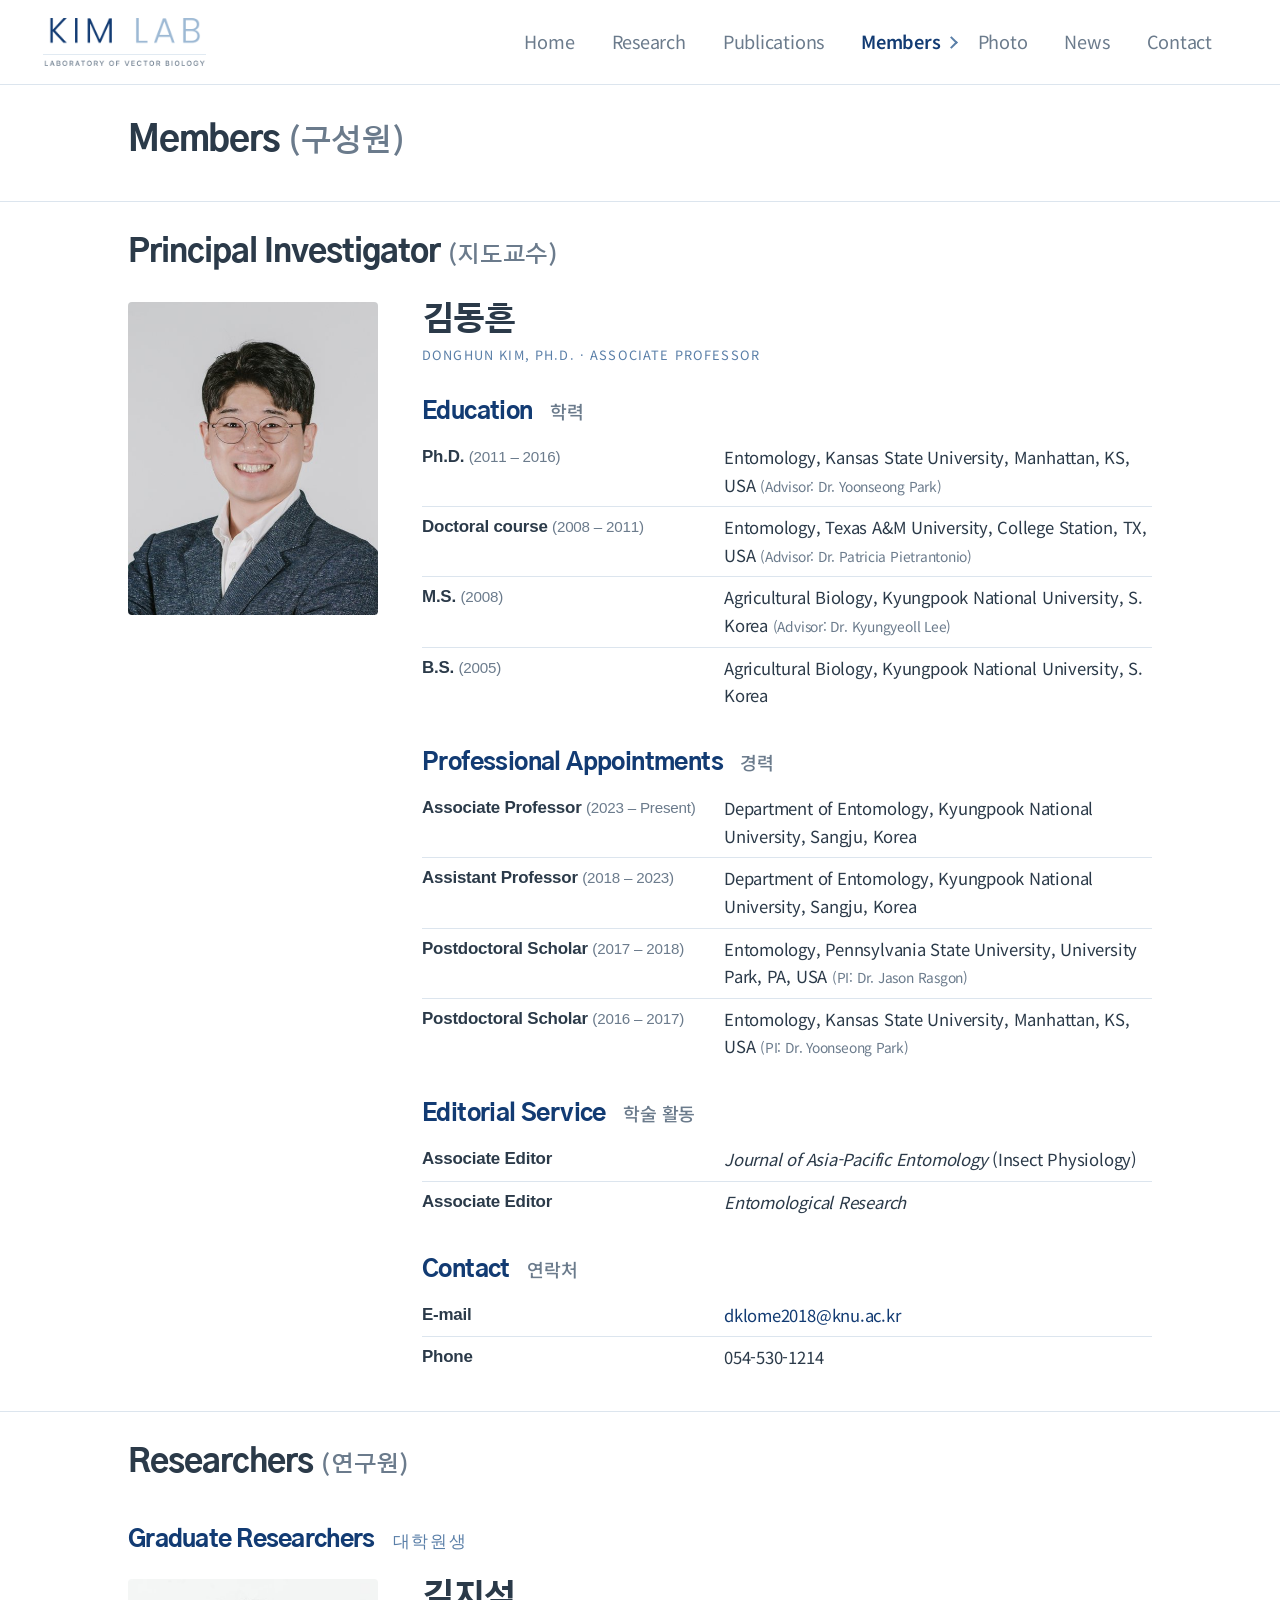
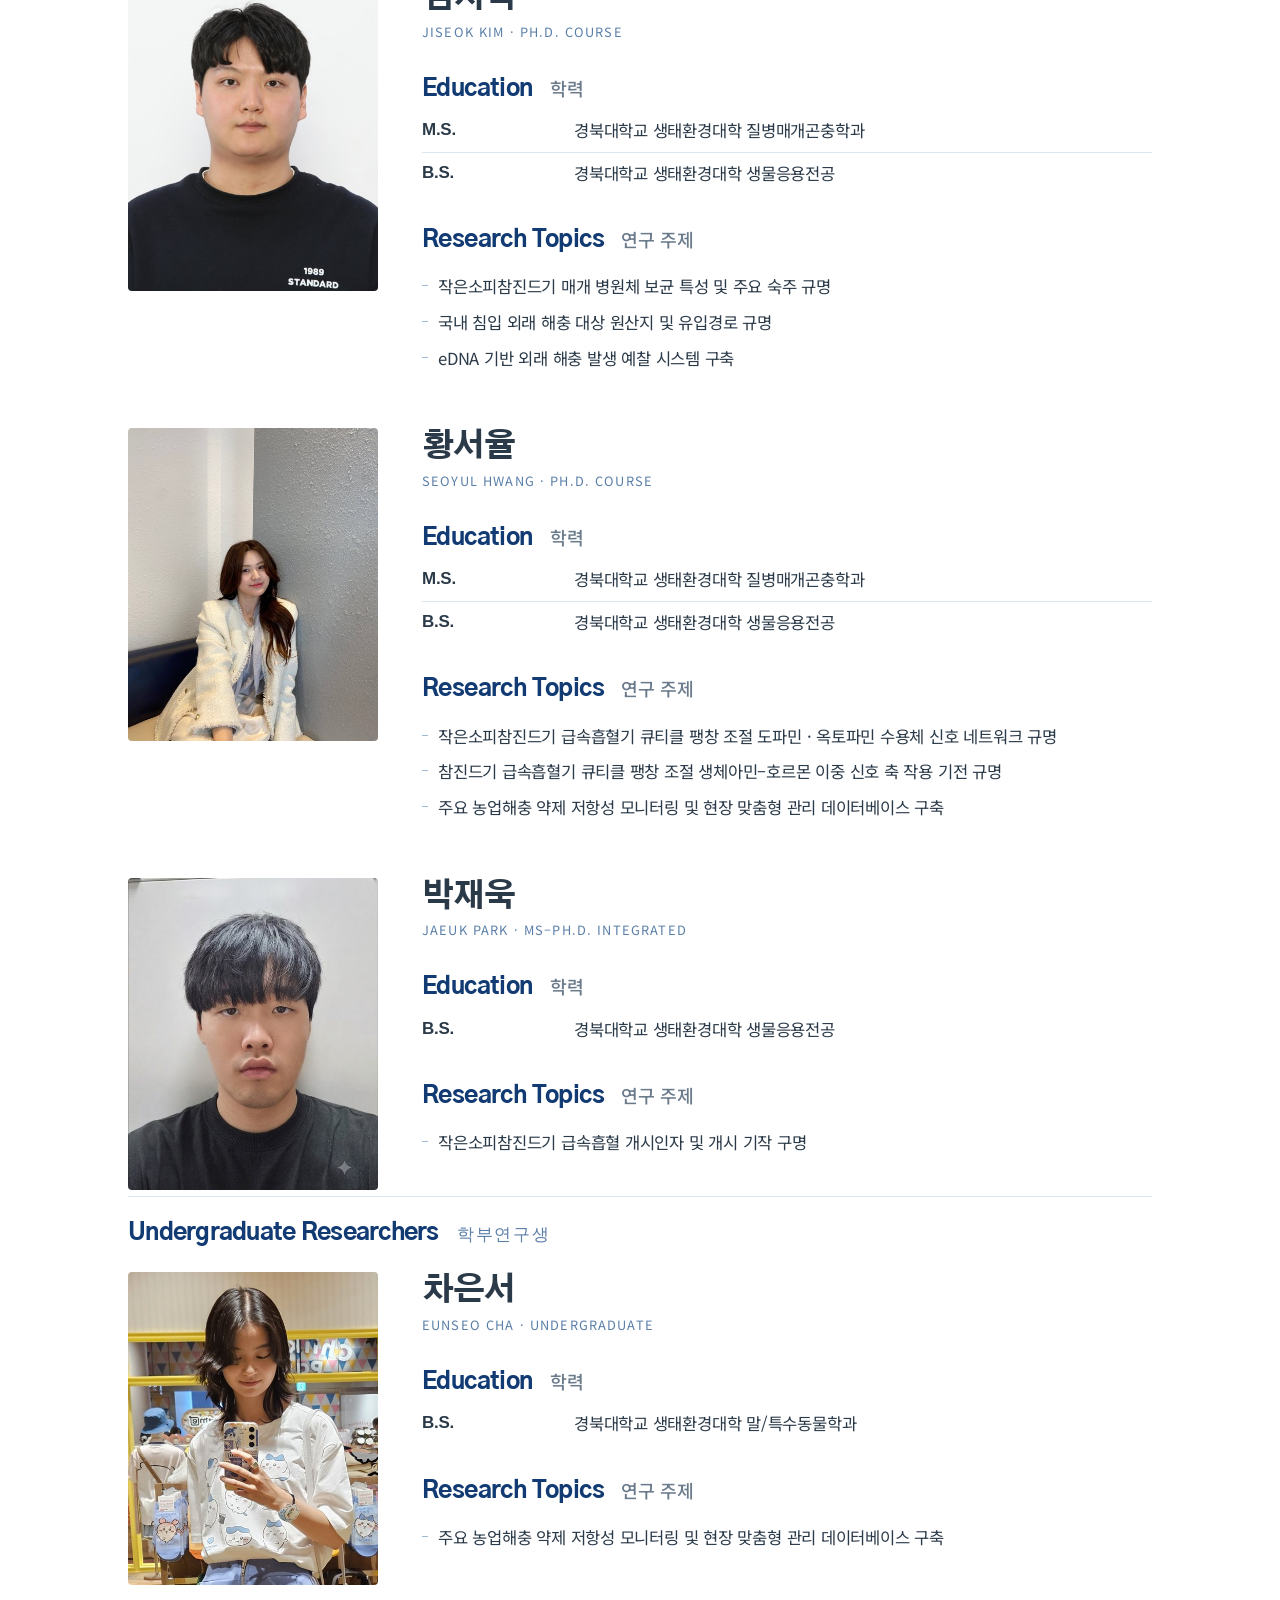
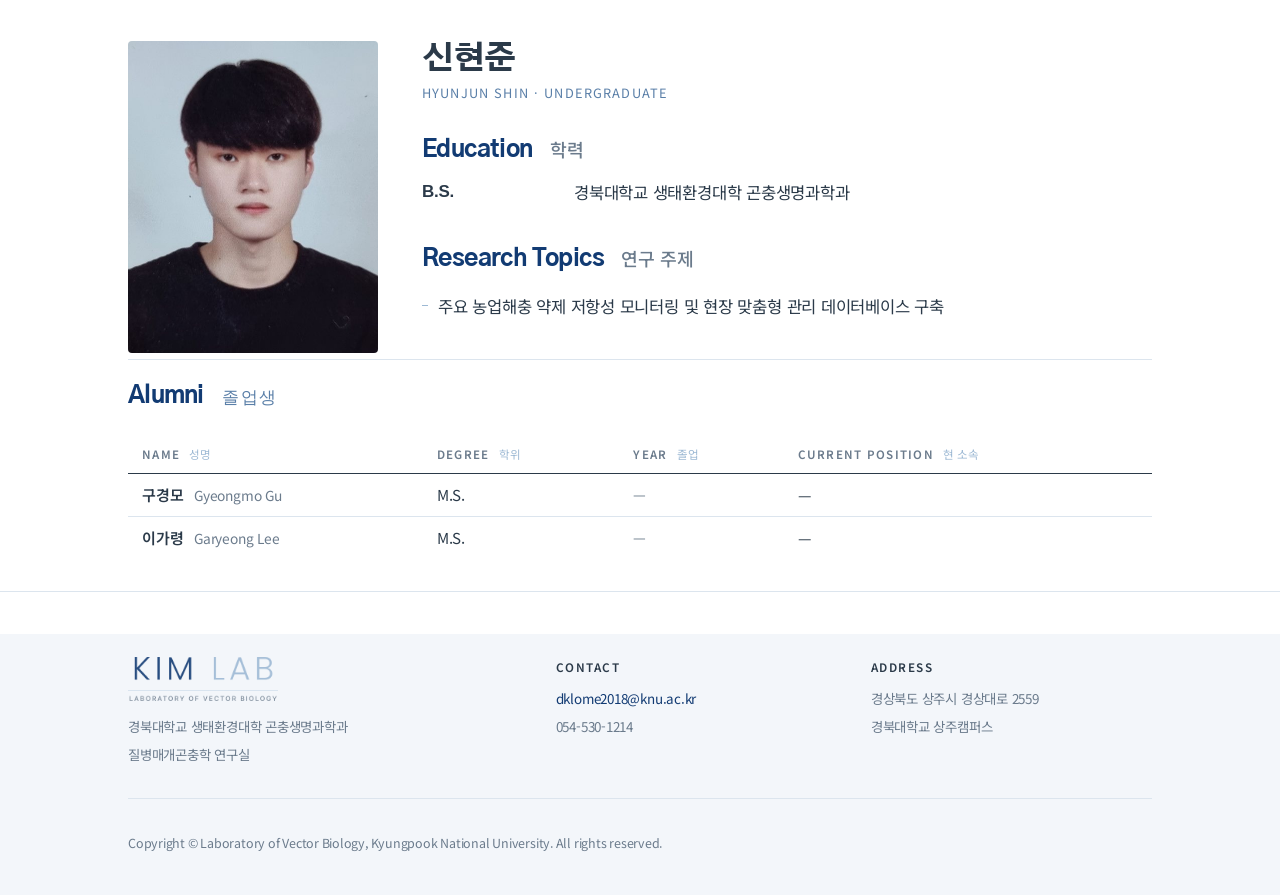
<file: people.html>
<!DOCTYPE html>
<html lang="ko">
<head>
<meta charset="utf-8">
<meta name="viewport" content="width=device-width, initial-scale=1">
<title>Members | Laboratory of Vector Biology — 경북대학교</title>
<meta name="description" content="질병매개곤충학 연구실 구성원 및 졸업생 소개.">
<link rel="icon" href="images/favicon.png">
<link rel="apple-touch-icon" href="images/apple-touch-icon.png">
<link rel="preconnect" href="https://fonts.googleapis.com">
<link rel="preconnect" href="https://fonts.gstatic.com" crossorigin>
<link href="https://fonts.googleapis.com/css2?family=Gothic+A1:wght@400;600;700;800&family=Noto+Sans+KR:wght@300;400;500;600;700&display=swap" rel="stylesheet">
<link rel="stylesheet" href="style.css">
</head>
<body>

<header class="mast">
  <div class="mast-in">
    <a class="brand" href="index.html"><img src="images/logo.png" alt="Kim Lab — Laboratory of Vector Biology"></a>
    <nav>
      <ul class="menu">
        <li><a href="index.html">Home</a></li>
        <li><a href="research.html">Research</a></li>
        <li><a href="publications.html">Publications</a></li>
        <li><a class="current" href="people.html">Members</a></li>
        <li><a href="activity.html">Photo</a></li>
        <li><a href="news.html">News</a></li>
        <li><a href="contact.html">Contact</a></li>
      </ul>
    </nav>
  </div>
</header>

<main>

<section class="page-head">
  <div class="shell">
    <h1>Members <span class="h1-ko">(구성원)</span></h1>
  </div>
</section>

<section class="block">
  <div class="shell">
    <h2>Principal Investigator <span class="h2-ko">(지도교수)</span></h2>
    <div class="pi-row">
      <img class="portrait" src="images/member-kim.jpg" alt="김동흔 교수">
      <div>
        <h2>김동흔</h2>
        <p class="sub-en" style="margin-bottom:18px">Donghun Kim, Ph.D. · Associate Professor</p>
        <p class="cv-head">Education <span>학력</span></p>
        <dl class="cv cv-years">
          <div><dt>Ph.D. <span class="yr">(2011 – 2016)</span></dt>
            <dd>Entomology, Kansas State University, Manhattan, KS, USA
            <span class="yr">(Advisor: Dr. Yoonseong Park)</span></dd></div>
          <div><dt>Doctoral course <span class="yr">(2008 – 2011)</span></dt>
            <dd>Entomology, Texas A&amp;M University, College Station, TX, USA
            <span class="yr">(Advisor: Dr. Patricia Pietrantonio)</span></dd></div>
          <div><dt>M.S. <span class="yr">(2008)</span></dt>
            <dd>Agricultural Biology, Kyungpook National University, S. Korea
            <span class="yr">(Advisor: Dr. Kyungyeoll Lee)</span></dd></div>
          <div><dt>B.S. <span class="yr">(2005)</span></dt>
            <dd>Agricultural Biology, Kyungpook National University, S. Korea</dd></div>
        </dl>

        <p class="cv-head">Professional Appointments <span>경력</span></p>
        <dl class="cv cv-years">
          <div><dt>Associate Professor <span class="yr">(2023 – Present)</span></dt>
            <dd>Department of Entomology, Kyungpook National University, Sangju, Korea</dd></div>
          <div><dt>Assistant Professor <span class="yr">(2018 – 2023)</span></dt>
            <dd>Department of Entomology, Kyungpook National University, Sangju, Korea</dd></div>
          <div><dt>Postdoctoral Scholar <span class="yr">(2017 – 2018)</span></dt>
            <dd>Entomology, Pennsylvania State University, University Park, PA, USA
            <span class="yr">(PI: Dr. Jason Rasgon)</span></dd></div>
          <div><dt>Postdoctoral Scholar <span class="yr">(2016 – 2017)</span></dt>
            <dd>Entomology, Kansas State University, Manhattan, KS, USA
            <span class="yr">(PI: Dr. Yoonseong Park)</span></dd></div>
        </dl>

        <p class="cv-head">Editorial Service <span>학술 활동</span></p>
        <dl class="cv cv-years">
          <div><dt>Associate Editor</dt>
            <dd><i>Journal of Asia-Pacific Entomology</i> (Insect Physiology)</dd></div>
          <div><dt>Associate Editor</dt>
            <dd><i>Entomological Research</i></dd></div>
        </dl>

        <p class="cv-head">Contact <span>연락처</span></p>
        <dl class="cv cv-years">
          <div><dt>E-mail</dt>
            <dd><a href="mailto:dklome2018@knu.ac.kr" style="color:var(--navy)">dklome2018@knu.ac.kr</a></dd></div>
          <div><dt>Phone</dt><dd>054-530-1214</dd></div>
        </dl>
      </div>
    </div>
  </div>
</section>

<section class="block">
  <div class="shell">
    <h2>Researchers <span class="h2-ko">(연구원)</span></h2>
    <div class="roster-rows">
    <div class="person-group">
      <p class="group-label">Graduate Researchers <span>대학원생</span></p>
      <div class="person-row">
        <img class="portrait" src="images/member-jiseok.jpg" alt="김지석">
        <div>
          <h3 class="person-name">김지석</h3>
          <p class="sub-en" style="margin-bottom:18px">Jiseok Kim · Ph.D. Course</p>

          <p class="cv-head">Education <span>학력</span></p>
          <dl class="cv cv-years">
            <div><dt>M.S.</dt><dd>경북대학교 생태환경대학 질병매개곤충학과</dd></div>
            <div><dt>B.S.</dt><dd>경북대학교 생태환경대학 생물응용전공</dd></div>
          </dl>

          <p class="cv-head">Research Topics <span>연구 주제</span></p>
          <ul class="topics">
            <li>작은소피참진드기 매개 병원체 보균 특성 및 주요 숙주 규명</li>
            <li>국내 침입 외래 해충 대상 원산지 및 유입경로 규명</li>
            <li>eDNA 기반 외래 해충 발생 예찰 시스템 구축</li>
          </ul>
        </div>
      </div>
      <div class="person-row">
        <img class="portrait" src="images/member-seoyul.jpg" alt="황서율">
        <div>
          <h3 class="person-name">황서율</h3>
          <p class="sub-en" style="margin-bottom:18px">Seoyul Hwang · Ph.D. Course</p>

          <p class="cv-head">Education <span>학력</span></p>
          <dl class="cv cv-years">
            <div><dt>M.S.</dt><dd>경북대학교 생태환경대학 질병매개곤충학과</dd></div>
            <div><dt>B.S.</dt><dd>경북대학교 생태환경대학 생물응용전공</dd></div>
          </dl>

          <p class="cv-head">Research Topics <span>연구 주제</span></p>
          <ul class="topics">
            <li>작은소피참진드기 급속흡혈기 큐티클 팽창 조절 도파민 · 옥토파민 수용체 신호 네트워크 규명</li>
            <li>참진드기 급속흡혈기 큐티클 팽창 조절 생체아민–호르몬 이중 신호 축 작용 기전 규명</li>
            <li>주요 농업해충 약제 저항성 모니터링 및 현장 맞춤형 관리 데이터베이스 구축</li>
          </ul>
        </div>
      </div>
      <div class="person-row">
        <img class="portrait" src="images/member-jaeuk.jpg" alt="박재욱">
        <div>
          <h3 class="person-name">박재욱</h3>
          <p class="sub-en" style="margin-bottom:18px">Jaeuk Park · MS–Ph.D. Integrated</p>

          <p class="cv-head">Education <span>학력</span></p>
          <dl class="cv cv-years">
            <div><dt>B.S.</dt><dd>경북대학교 생태환경대학 생물응용전공</dd></div>
          </dl>

          <p class="cv-head">Research Topics <span>연구 주제</span></p>
          <ul class="topics">
            <li>작은소피참진드기 급속흡혈 개시인자 및 개시 기작 구명</li>
          </ul>
        </div>
      </div>
    </div>
    <div class="person-group">
      <p class="group-label">Undergraduate Researchers <span>학부연구생</span></p>
      <div class="person-row">
        <img class="portrait" src="images/member-eunseo.jpg" alt="차은서">
        <div>
          <h3 class="person-name">차은서</h3>
          <p class="sub-en" style="margin-bottom:18px">Eunseo Cha · Undergraduate</p>

          <p class="cv-head">Education <span>학력</span></p>
          <dl class="cv cv-years">
            <div><dt>B.S.</dt><dd>경북대학교 생태환경대학 말/특수동물학과</dd></div>
          </dl>

          <p class="cv-head">Research Topics <span>연구 주제</span></p>
          <ul class="topics">
            <li>주요 농업해충 약제 저항성 모니터링 및 현장 맞춤형 관리 데이터베이스 구축</li>
          </ul>
        </div>
      </div>
      <div class="person-row">
        <img class="portrait" src="images/member-hyunjun.jpg" alt="신현준">
        <div>
          <h3 class="person-name">신현준</h3>
          <p class="sub-en" style="margin-bottom:18px">Hyunjun Shin · Undergraduate</p>

          <p class="cv-head">Education <span>학력</span></p>
          <dl class="cv cv-years">
            <div><dt>B.S.</dt><dd>경북대학교 생태환경대학 곤충생명과학과</dd></div>
          </dl>

          <p class="cv-head">Research Topics <span>연구 주제</span></p>
          <ul class="topics">
            <li>주요 농업해충 약제 저항성 모니터링 및 현장 맞춤형 관리 데이터베이스 구축</li>
          </ul>
        </div>
      </div>
    </div>
    <div class="person-group">
      <p class="group-label">Alumni <span>졸업생</span></p>
      <div class="table-scroll">
        <table class="alumni">
          <thead><tr>
            <th scope="col">Name <span>성명</span></th><th scope="col">Degree <span>학위</span></th>
            <th scope="col">Year <span>졸업</span></th><th scope="col">Current Position <span>현 소속</span></th>
          </tr></thead>
          <tbody>
          <tr><td>구경모 <span class="al-en">Gyeongmo Gu</span></td><td>M.S.</td><td class="term">—</td><td>—</td></tr>
          <tr><td>이가령 <span class="al-en">Garyeong Lee</span></td><td>M.S.</td><td class="term">—</td><td>—</td></tr>
          </tbody>
        </table>
      </div>
    </div>
    </div>
  </div>
</section>

</main>

<footer class="site-foot">
  <div class="shell">
    <div class="foot-grid">
      <div>
        <img class="foot-logo" src="images/logo.png" alt="Kim Lab">
        <p>경북대학교 생태환경대학 곤충생명과학과</p>
        <p>질병매개곤충학 연구실</p>
      </div>
      <div>
        <h4>Contact</h4>
        <p><a href="mailto:dklome2018@knu.ac.kr">dklome2018@knu.ac.kr</a></p>
        <p>054-530-1214</p>
      </div>
      <div>
        <h4>Address</h4>
        <p>경상북도 상주시 경상대로 2559</p>
        <p>경북대학교 상주캠퍼스</p>
      </div>
    </div>
    <p class="rights">Copyright © Laboratory of Vector Biology, Kyungpook National University. All rights reserved.</p>
  </div>
</footer>

</body>
</html>
</file>
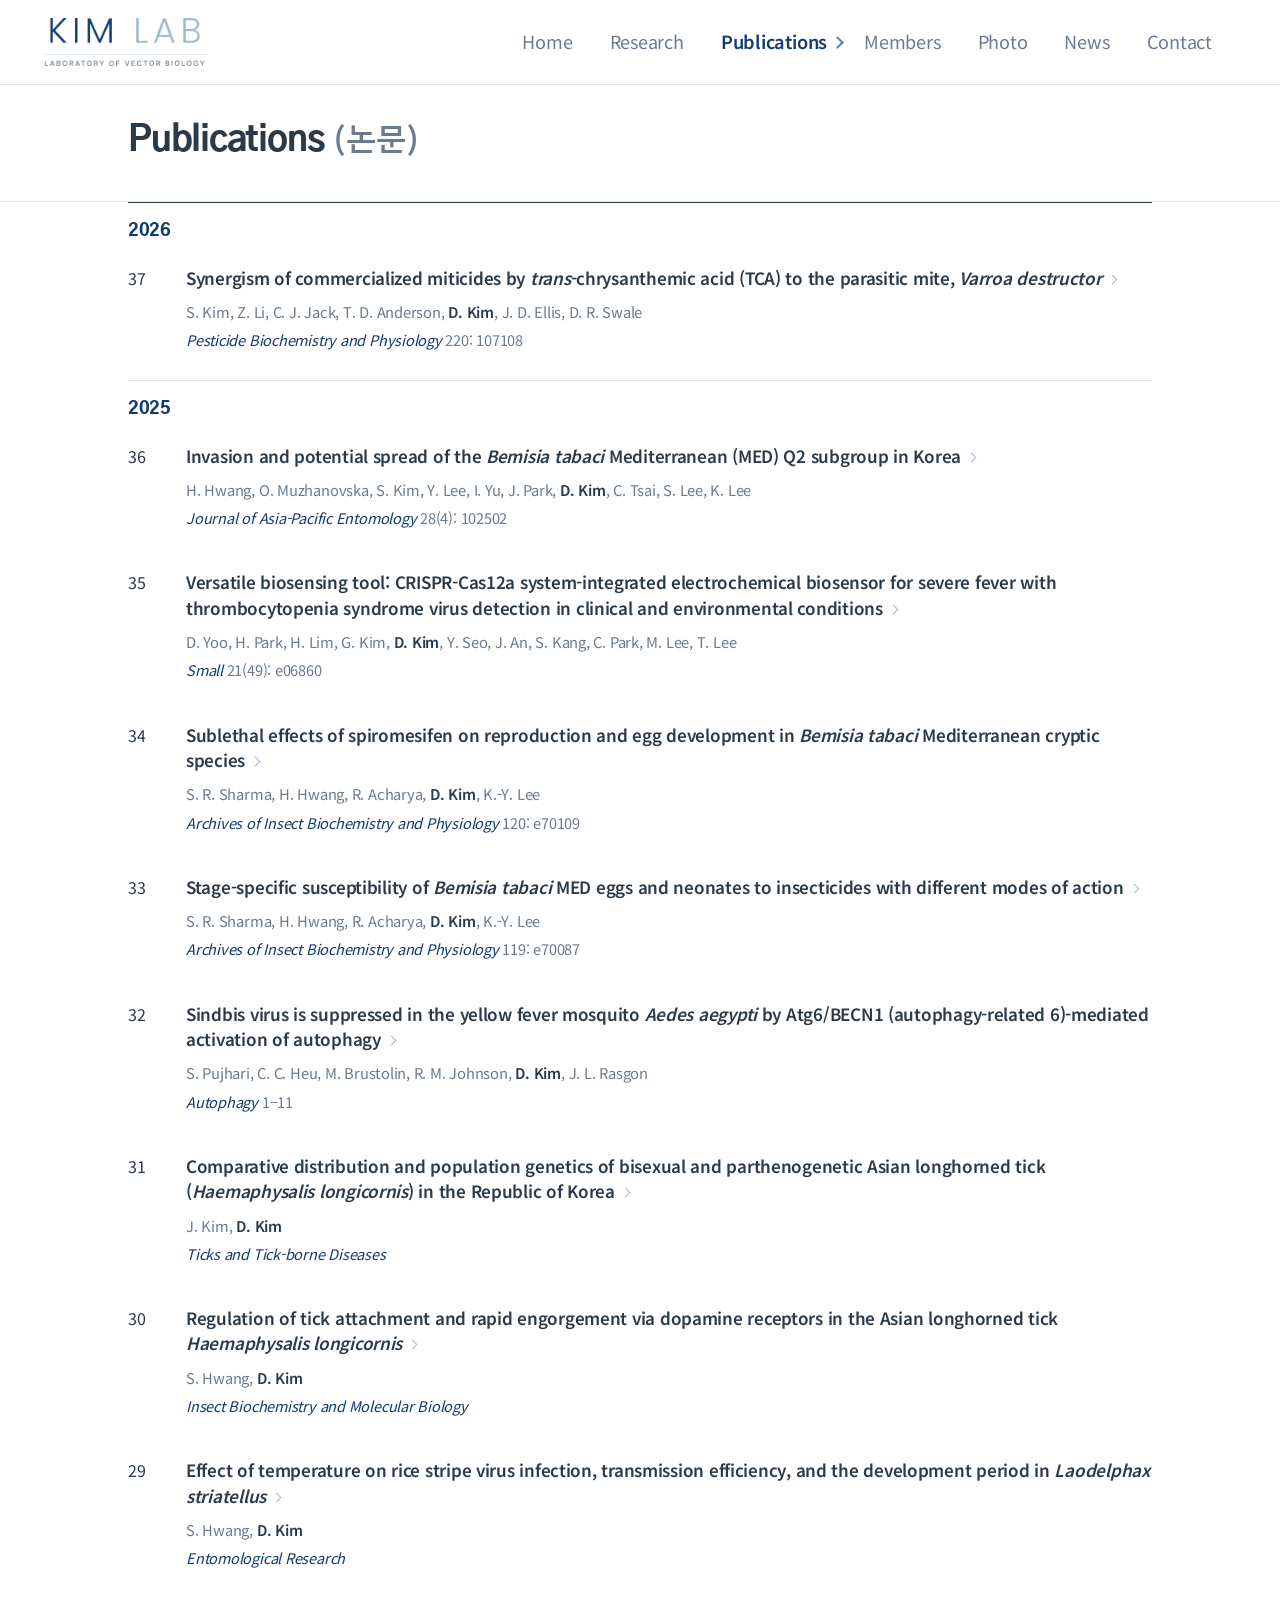
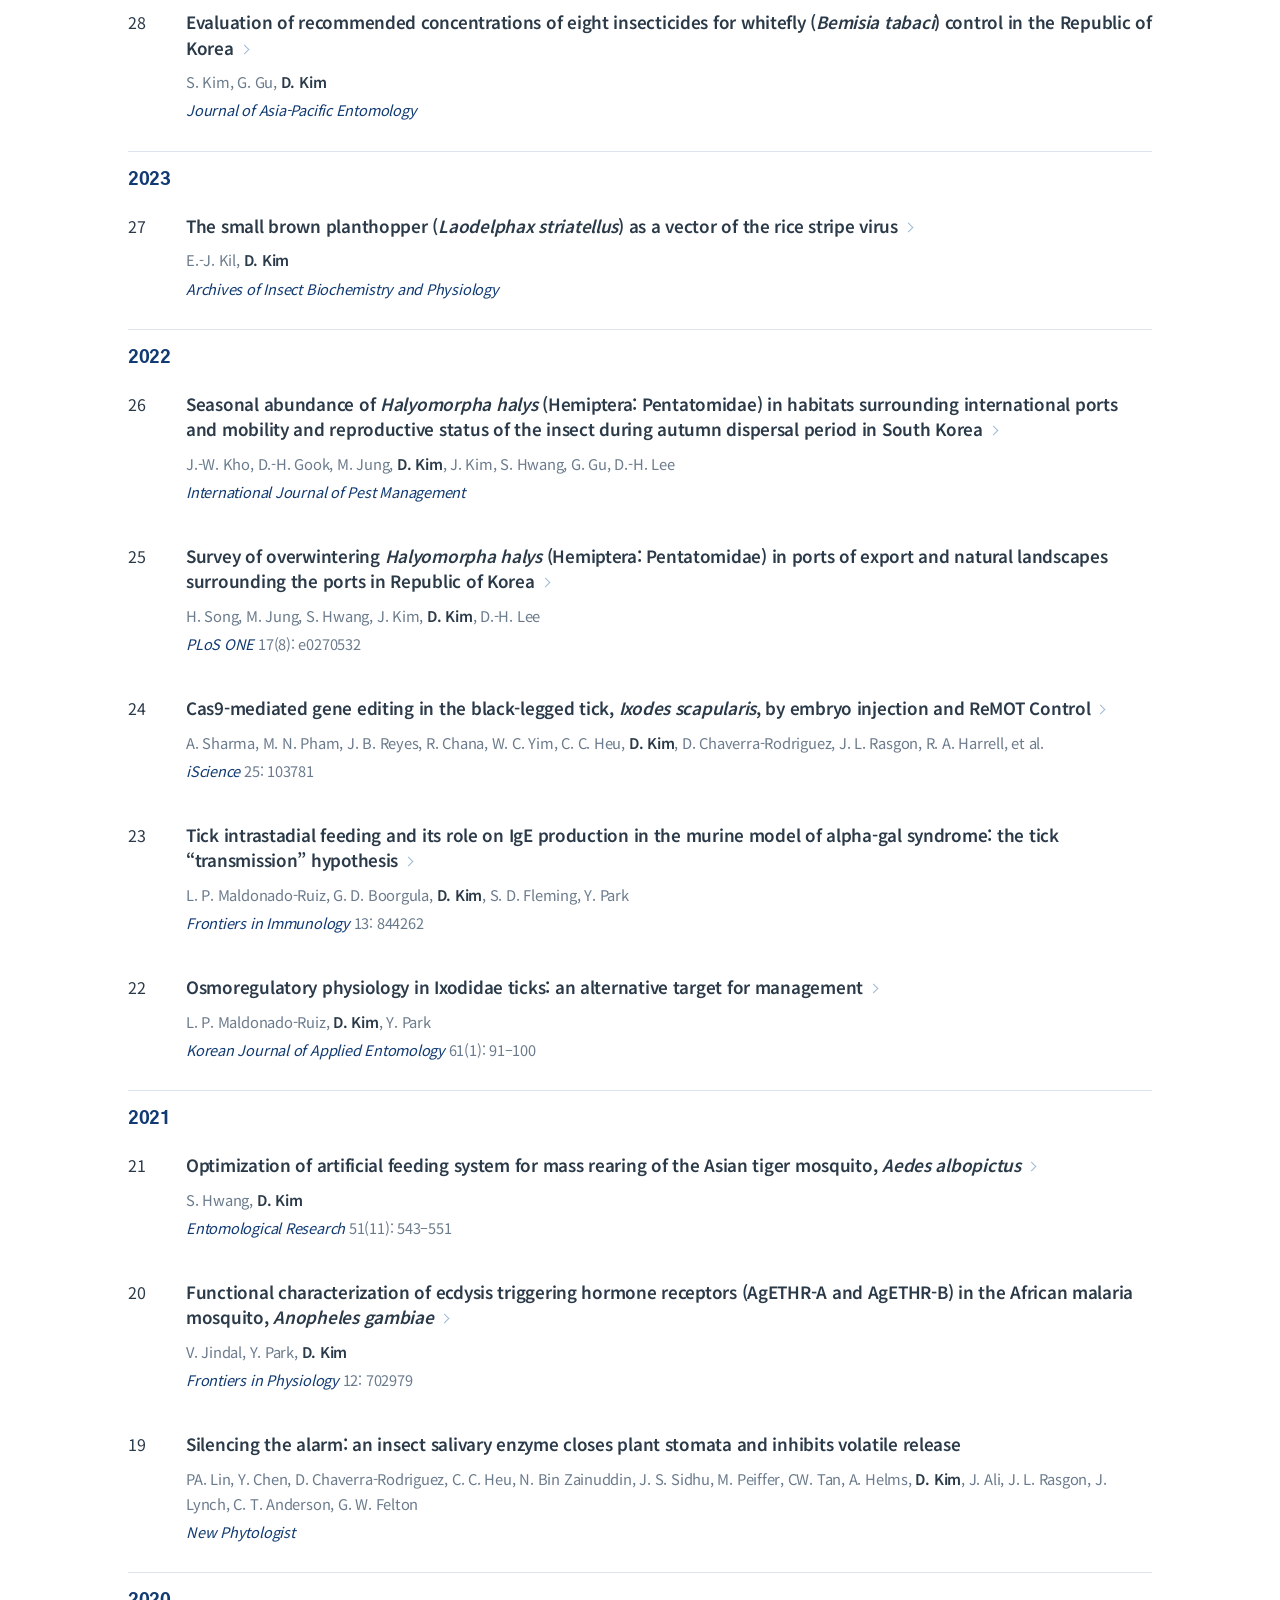
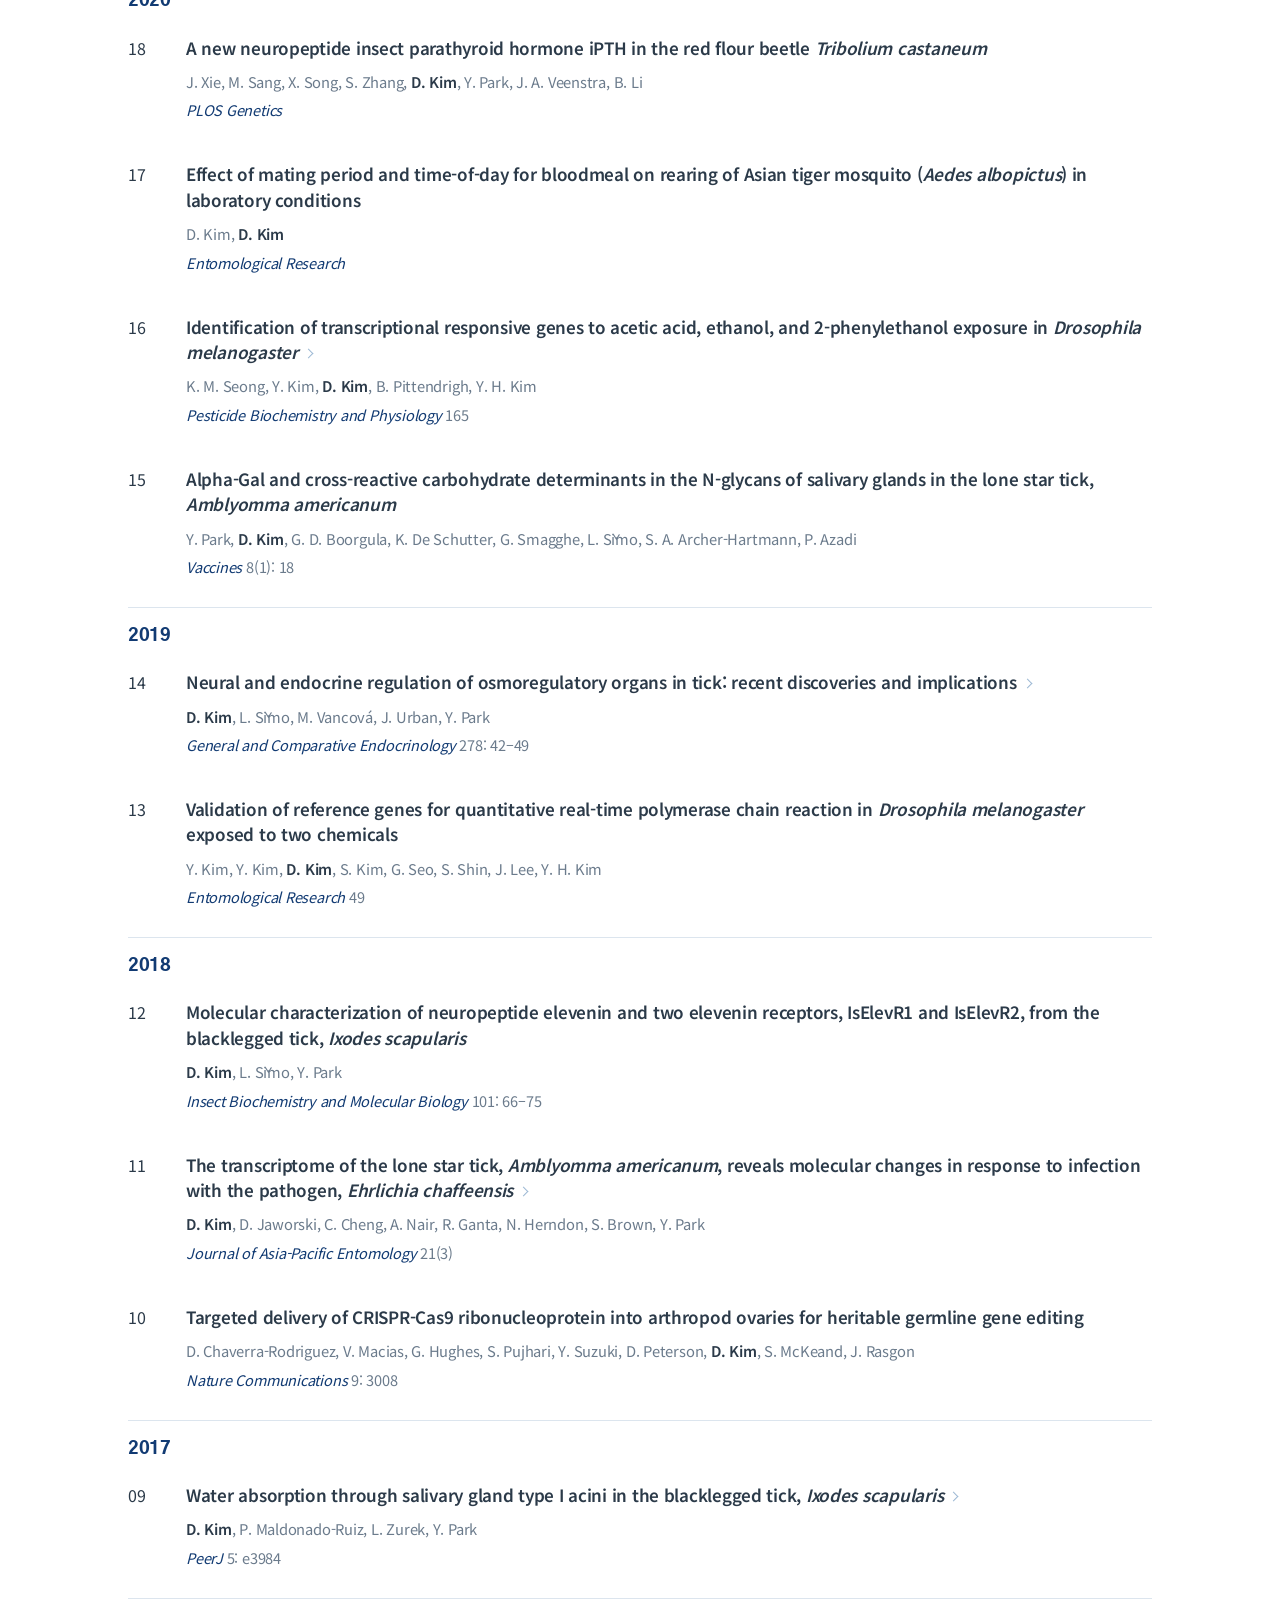
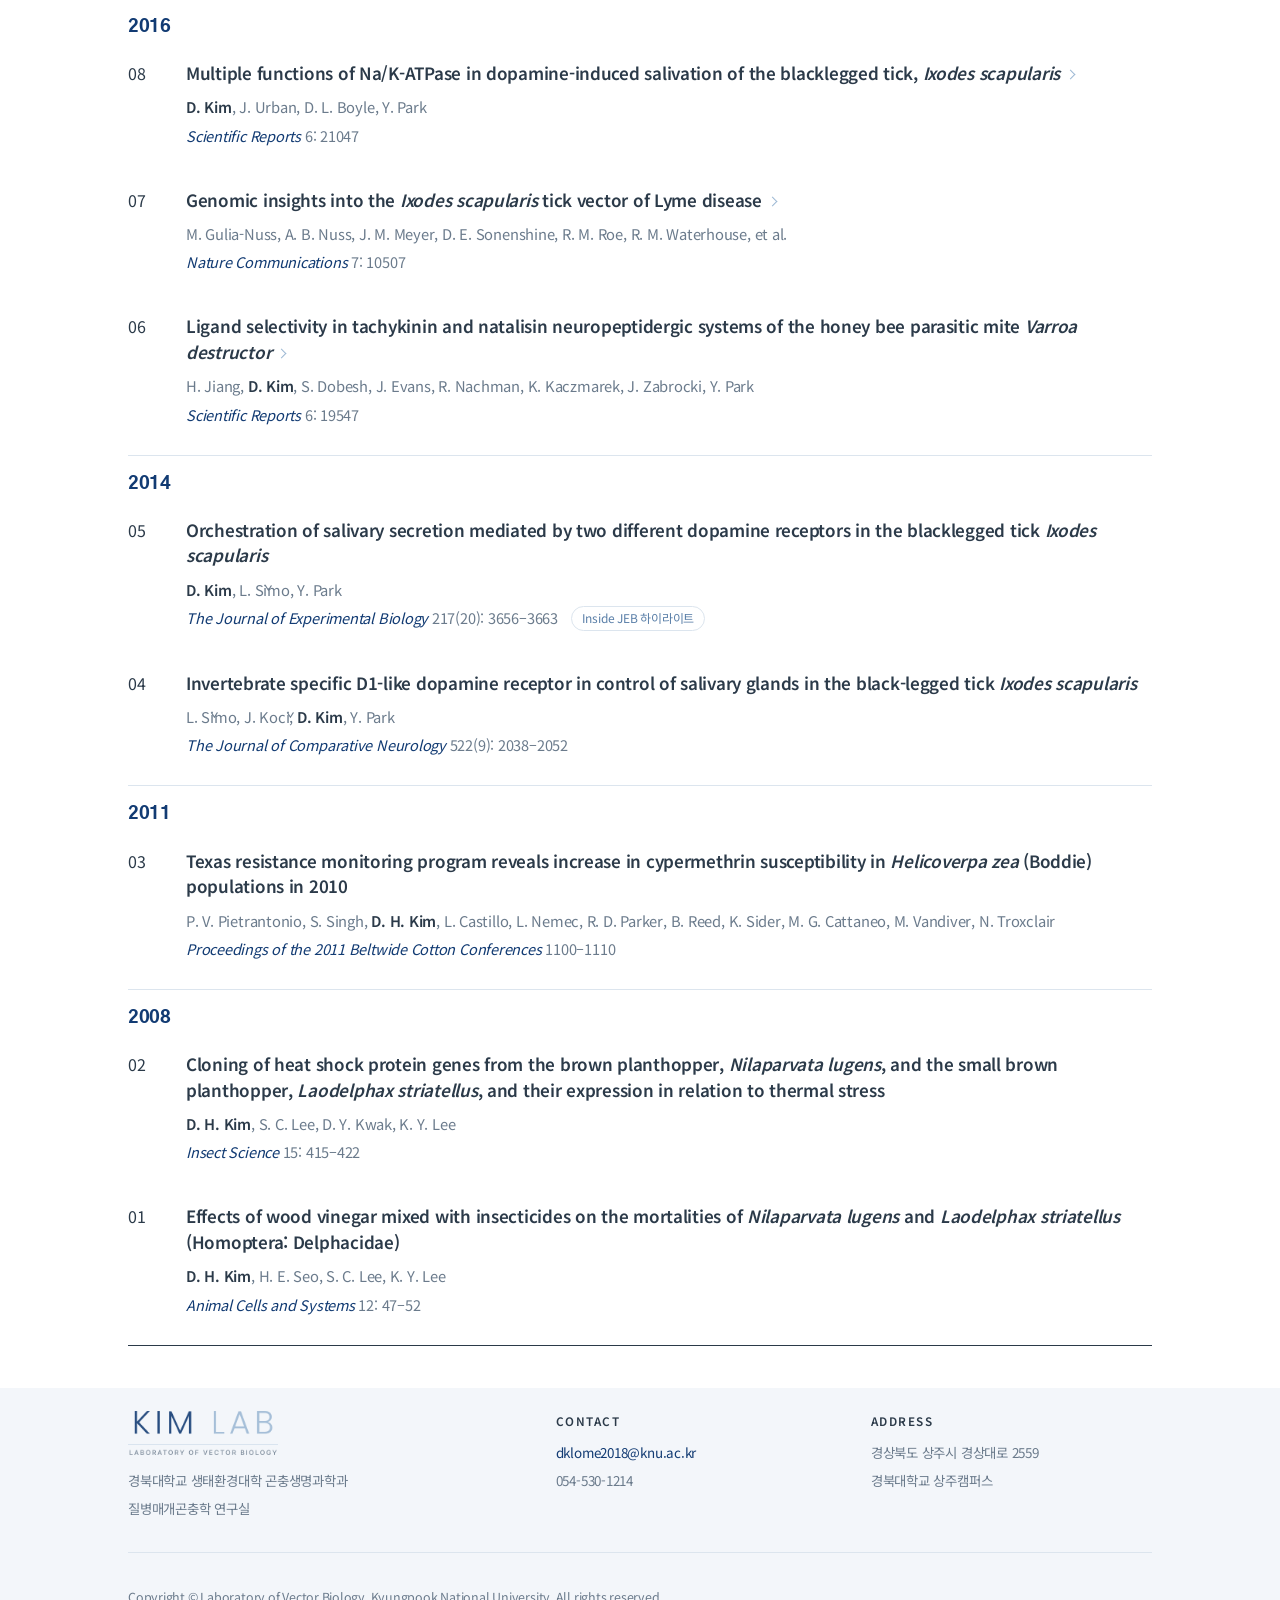
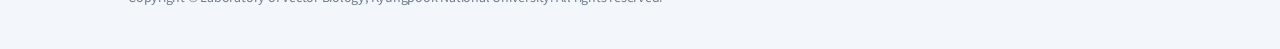
<file: publications.html>
<!DOCTYPE html>
<html lang="ko">
<head>
<meta charset="utf-8">
<meta name="viewport" content="width=device-width, initial-scale=1">
<title>Publications | Laboratory of Vector Biology — 경북대학교</title>
<meta name="description" content="질병매개곤충학 연구실의 발표 논문 목록 (2008–2026).">
<link rel="icon" href="images/favicon.png">
<link rel="apple-touch-icon" href="images/apple-touch-icon.png">
<link rel="preconnect" href="https://fonts.googleapis.com">
<link rel="preconnect" href="https://fonts.gstatic.com" crossorigin>
<link href="https://fonts.googleapis.com/css2?family=Gothic+A1:wght@400;600;700;800&family=Noto+Sans+KR:wght@300;400;500;600;700&display=swap" rel="stylesheet">
<link rel="stylesheet" href="style.css">
</head>
<body>

<header class="mast">
  <div class="mast-in">
    <a class="brand" href="index.html"><img src="images/logo.png" alt="Kim Lab — Laboratory of Vector Biology"></a>
    <nav>
      <ul class="menu">
        <li><a href="index.html">Home</a></li>
        <li><a href="research.html">Research</a></li>
        <li><a class="current" href="publications.html">Publications</a></li>
        <li><a href="people.html">Members</a></li>
        <li><a href="activity.html">Photo</a></li>
        <li><a href="news.html">News</a></li>
        <li><a href="contact.html">Contact</a></li>
      </ul>
    </nav>
  </div>
</header>

<main>

<section class="page-head">
  <div class="shell">
    <h1>Publications <span class="h1-ko">(논문)</span></h1>
  </div>
</section>

<div class="shell">

  <div id="publist">
    <section class="year-group">
      <h2 class="year-label">2026</h2>
      <div class="year-items">
        <article class="pub">
          <div class="pub-no">37</div>
          <div>
            <h3><a href="https://doi.org/10.1016/j.pestbp.2026.107108" target="_blank" rel="noopener">Synergism of commercialized miticides by <i>trans</i>-chrysanthemic acid (TCA) to the parasitic mite, <i>Varroa destructor</i></a></h3>
            <p class="authors">S. Kim, Z. Li, C. J. Jack, T. D. Anderson, <b>D. Kim</b>, J. D. Ellis, D. R. Swale</p>
            <p class="venue"><i>Pesticide Biochemistry and Physiology</i> 220: 107108</p>
          </div>
        </article>
      </div>
    </section>
    <section class="year-group">
      <h2 class="year-label">2025</h2>
      <div class="year-items">
        <article class="pub">
          <div class="pub-no">36</div>
          <div>
            <h3><a href="https://doi.org/10.1016/j.aspen.2025.102502" target="_blank" rel="noopener">Invasion and potential spread of the <i>Bemisia tabaci</i> Mediterranean (MED) Q2 subgroup in Korea</a></h3>
            <p class="authors">H. Hwang, O. Muzhanovska, S. Kim, Y. Lee, I. Yu, J. Park, <b>D. Kim</b>, C. Tsai, S. Lee, K. Lee</p>
            <p class="venue"><i>Journal of Asia-Pacific Entomology</i> 28(4): 102502</p>
          </div>
        </article>
        <article class="pub">
          <div class="pub-no">35</div>
          <div>
            <h3><a href="https://doi.org/10.1002/smll.202506860" target="_blank" rel="noopener">Versatile biosensing tool: CRISPR-Cas12a system-integrated electrochemical biosensor for severe fever with thrombocytopenia syndrome virus detection in clinical and environmental conditions</a></h3>
            <p class="authors">D. Yoo, H. Park, H. Lim, G. Kim, <b>D. Kim</b>, Y. Seo, J. An, S. Kang, C. Park, M. Lee, T. Lee</p>
            <p class="venue"><i>Small</i> 21(49): e06860</p>
          </div>
        </article>
        <article class="pub">
          <div class="pub-no">34</div>
          <div>
            <h3><a href="https://doi.org/10.1002/arch.70109" target="_blank" rel="noopener">Sublethal effects of spiromesifen on reproduction and egg development in <i>Bemisia tabaci</i> Mediterranean cryptic species</a></h3>
            <p class="authors">S. R. Sharma, H. Hwang, R. Acharya, <b>D. Kim</b>, K.-Y. Lee</p>
            <p class="venue"><i>Archives of Insect Biochemistry and Physiology</i> 120: e70109</p>
          </div>
        </article>
        <article class="pub">
          <div class="pub-no">33</div>
          <div>
            <h3><a href="https://doi.org/10.1002/arch.70087" target="_blank" rel="noopener">Stage-specific susceptibility of <i>Bemisia tabaci</i> MED eggs and neonates to insecticides with different modes of action</a></h3>
            <p class="authors">S. R. Sharma, H. Hwang, R. Acharya, <b>D. Kim</b>, K.-Y. Lee</p>
            <p class="venue"><i>Archives of Insect Biochemistry and Physiology</i> 119: e70087</p>
          </div>
        </article>
        <article class="pub">
          <div class="pub-no">32</div>
          <div>
            <h3><a href="https://doi.org/10.1080/15548627.2025.2523735" target="_blank" rel="noopener">Sindbis virus is suppressed in the yellow fever mosquito <i>Aedes aegypti</i> by Atg6/BECN1 (autophagy-related 6)-mediated activation of autophagy</a></h3>
            <p class="authors">S. Pujhari, C. C. Heu, M. Brustolin, R. M. Johnson, <b>D. Kim</b>, J. L. Rasgon</p>
            <p class="venue"><i>Autophagy</i> 1–11</p>
          </div>
        </article>
        <article class="pub">
          <div class="pub-no">31</div>
          <div>
            <h3><a href="https://doi.org/10.1016/j.ttbdis.2025.102507" target="_blank" rel="noopener">Comparative distribution and population genetics of bisexual and parthenogenetic Asian longhorned tick (<i>Haemaphysalis longicornis</i>) in the Republic of Korea</a></h3>
            <p class="authors">J. Kim, <b>D. Kim</b></p>
            <p class="venue"><i>Ticks and Tick-borne Diseases</i></p>
          </div>
        </article>
        <article class="pub">
          <div class="pub-no">30</div>
          <div>
            <h3><a href="https://doi.org/10.1016/j.ibmb.2025.104262" target="_blank" rel="noopener">Regulation of tick attachment and rapid engorgement via dopamine receptors in the Asian longhorned tick <i>Haemaphysalis longicornis</i></a></h3>
            <p class="authors">S. Hwang, <b>D. Kim</b></p>
            <p class="venue"><i>Insect Biochemistry and Molecular Biology</i></p>
          </div>
        </article>
        <article class="pub">
          <div class="pub-no">29</div>
          <div>
            <h3><a href="https://doi.org/10.1111/1748-5967.70021" target="_blank" rel="noopener">Effect of temperature on rice stripe virus infection, transmission efficiency, and the development period in <i>Laodelphax striatellus</i></a></h3>
            <p class="authors">S. Hwang, <b>D. Kim</b></p>
            <p class="venue"><i>Entomological Research</i></p>
          </div>
        </article>
        <article class="pub">
          <div class="pub-no">28</div>
          <div>
            <h3><a href="https://doi.org/10.1016/j.aspen.2025.102373" target="_blank" rel="noopener">Evaluation of recommended concentrations of eight insecticides for whitefly (<i>Bemisia tabaci</i>) control in the Republic of Korea</a></h3>
            <p class="authors">S. Kim, G. Gu, <b>D. Kim</b></p>
            <p class="venue"><i>Journal of Asia-Pacific Entomology</i></p>
          </div>
        </article>
      </div>
    </section>
    <section class="year-group">
      <h2 class="year-label">2023</h2>
      <div class="year-items">
        <article class="pub">
          <div class="pub-no">27</div>
          <div>
            <h3><a href="https://doi.org/10.1002/arch.21992" target="_blank" rel="noopener">The small brown planthopper (<i>Laodelphax striatellus</i>) as a vector of the rice stripe virus</a></h3>
            <p class="authors">E.-J. Kil, <b>D. Kim</b></p>
            <p class="venue"><i>Archives of Insect Biochemistry and Physiology</i></p>
          </div>
        </article>
      </div>
    </section>
    <section class="year-group">
      <h2 class="year-label">2022</h2>
      <div class="year-items">
        <article class="pub">
          <div class="pub-no">26</div>
          <div>
            <h3><a href="https://doi.org/10.1080/09670874.2022.2127967" target="_blank" rel="noopener">Seasonal abundance of <i>Halyomorpha halys</i> (Hemiptera: Pentatomidae) in habitats surrounding international ports and mobility and reproductive status of the insect during autumn dispersal period in South Korea</a></h3>
            <p class="authors">J.-W. Kho, D.-H. Gook, M. Jung, <b>D. Kim</b>, J. Kim, S. Hwang, G. Gu, D.-H. Lee</p>
            <p class="venue"><i>International Journal of Pest Management</i></p>
          </div>
        </article>
        <article class="pub">
          <div class="pub-no">25</div>
          <div>
            <h3><a href="https://doi.org/10.1371/journal.pone.0270532" target="_blank" rel="noopener">Survey of overwintering <i>Halyomorpha halys</i> (Hemiptera: Pentatomidae) in ports of export and natural landscapes surrounding the ports in Republic of Korea</a></h3>
            <p class="authors">H. Song, M. Jung, S. Hwang, J. Kim, <b>D. Kim</b>, D.-H. Lee</p>
            <p class="venue"><i>PLoS ONE</i> 17(8): e0270532</p>
          </div>
        </article>
        <article class="pub">
          <div class="pub-no">24</div>
          <div>
            <h3><a href="https://doi.org/10.1016/j.isci.2022.103781" target="_blank" rel="noopener">Cas9-mediated gene editing in the black-legged tick, <i>Ixodes scapularis</i>, by embryo injection and ReMOT Control</a></h3>
            <p class="authors">A. Sharma, M. N. Pham, J. B. Reyes, R. Chana, W. C. Yim, C. C. Heu, <b>D. Kim</b>, D. Chaverra-Rodriguez, J. L. Rasgon, R. A. Harrell, et al.</p>
            <p class="venue"><i>iScience</i> 25: 103781</p>
          </div>
        </article>
        <article class="pub">
          <div class="pub-no">23</div>
          <div>
            <h3><a href="https://doi.org/10.3389/fimmu.2022.844262" target="_blank" rel="noopener">Tick intrastadial feeding and its role on IgE production in the murine model of alpha-gal syndrome: the tick “transmission” hypothesis</a></h3>
            <p class="authors">L. P. Maldonado-Ruiz, G. D. Boorgula, <b>D. Kim</b>, S. D. Fleming, Y. Park</p>
            <p class="venue"><i>Frontiers in Immunology</i> 13: 844262</p>
          </div>
        </article>
        <article class="pub">
          <div class="pub-no">22</div>
          <div>
            <h3><a href="https://doi.org/10.5656/KSAE.2022.02.0.005" target="_blank" rel="noopener">Osmoregulatory physiology in Ixodidae ticks: an alternative target for management</a></h3>
            <p class="authors">L. P. Maldonado-Ruiz, <b>D. Kim</b>, Y. Park</p>
            <p class="venue"><i>Korean Journal of Applied Entomology</i> 61(1): 91–100</p>
          </div>
        </article>
      </div>
    </section>
    <section class="year-group">
      <h2 class="year-label">2021</h2>
      <div class="year-items">
        <article class="pub">
          <div class="pub-no">21</div>
          <div>
            <h3><a href="https://doi.org/10.1111/1748-5967.12547" target="_blank" rel="noopener">Optimization of artificial feeding system for mass rearing of the Asian tiger mosquito, <i>Aedes albopictus</i></a></h3>
            <p class="authors">S. Hwang, <b>D. Kim</b></p>
            <p class="venue"><i>Entomological Research</i> 51(11): 543–551</p>
          </div>
        </article>
        <article class="pub">
          <div class="pub-no">20</div>
          <div>
            <h3><a href="https://doi.org/10.3389/fphys.2021.702979" target="_blank" rel="noopener">Functional characterization of ecdysis triggering hormone receptors (AgETHR-A and AgETHR-B) in the African malaria mosquito, <i>Anopheles gambiae</i></a></h3>
            <p class="authors">V. Jindal, Y. Park, <b>D. Kim</b></p>
            <p class="venue"><i>Frontiers in Physiology</i> 12: 702979</p>
          </div>
        </article>
        <article class="pub">
          <div class="pub-no">19</div>
          <div>
            <h3>Silencing the alarm: an insect salivary enzyme closes plant stomata and inhibits volatile release</h3>
            <p class="authors">PA. Lin, Y. Chen, D. Chaverra-Rodriguez, C. C. Heu, N. Bin Zainuddin, J. S. Sidhu, M. Peiffer, CW. Tan, A. Helms, <b>D. Kim</b>, J. Ali, J. L. Rasgon, J. Lynch, C. T. Anderson, G. W. Felton</p>
            <p class="venue"><i>New Phytologist</i></p>
          </div>
        </article>
      </div>
    </section>
    <section class="year-group">
      <h2 class="year-label">2020</h2>
      <div class="year-items">
        <article class="pub">
          <div class="pub-no">18</div>
          <div>
            <h3>A new neuropeptide insect parathyroid hormone iPTH in the red flour beetle <i>Tribolium castaneum</i></h3>
            <p class="authors">J. Xie, M. Sang, X. Song, S. Zhang, <b>D. Kim</b>, Y. Park, J. A. Veenstra, B. Li</p>
            <p class="venue"><i>PLOS Genetics</i></p>
          </div>
        </article>
        <article class="pub">
          <div class="pub-no">17</div>
          <div>
            <h3>Effect of mating period and time-of-day for bloodmeal on rearing of Asian tiger mosquito (<i>Aedes albopictus</i>) in laboratory conditions</h3>
            <p class="authors">D. Kim, <b>D. Kim</b></p>
            <p class="venue"><i>Entomological Research</i></p>
          </div>
        </article>
        <article class="pub">
          <div class="pub-no">16</div>
          <div>
            <h3><a href="https://doi.org/10.1016/j.pestbp.2020.02.018" target="_blank" rel="noopener">Identification of transcriptional responsive genes to acetic acid, ethanol, and 2-phenylethanol exposure in <i>Drosophila melanogaster</i></a></h3>
            <p class="authors">K. M. Seong, Y. Kim, <b>D. Kim</b>, B. Pittendrigh, Y. H. Kim</p>
            <p class="venue"><i>Pesticide Biochemistry and Physiology</i> 165</p>
          </div>
        </article>
        <article class="pub">
          <div class="pub-no">15</div>
          <div>
            <h3>Alpha-Gal and cross-reactive carbohydrate determinants in the N-glycans of salivary glands in the lone star tick, <i>Amblyomma americanum</i></h3>
            <p class="authors">Y. Park, <b>D. Kim</b>, G. D. Boorgula, K. De Schutter, G. Smagghe, L. Šimo, S. A. Archer-Hartmann, P. Azadi</p>
            <p class="venue"><i>Vaccines</i> 8(1): 18</p>
          </div>
        </article>
      </div>
    </section>
    <section class="year-group">
      <h2 class="year-label">2019</h2>
      <div class="year-items">
        <article class="pub">
          <div class="pub-no">14</div>
          <div>
            <h3><a href="https://doi.org/10.1016/j.ygcen.2018.08.004" target="_blank" rel="noopener">Neural and endocrine regulation of osmoregulatory organs in tick: recent discoveries and implications</a></h3>
            <p class="authors"><b>D. Kim</b>, L. Šimo, M. Vancová, J. Urban, Y. Park</p>
            <p class="venue"><i>General and Comparative Endocrinology</i> 278: 42–49</p>
          </div>
        </article>
        <article class="pub">
          <div class="pub-no">13</div>
          <div>
            <h3>Validation of reference genes for quantitative real-time polymerase chain reaction in <i>Drosophila melanogaster</i> exposed to two chemicals</h3>
            <p class="authors">Y. Kim, Y. Kim, <b>D. Kim</b>, S. Kim, G. Seo, S. Shin, J. Lee, Y. H. Kim</p>
            <p class="venue"><i>Entomological Research</i> 49</p>
          </div>
        </article>
      </div>
    </section>
    <section class="year-group">
      <h2 class="year-label">2018</h2>
      <div class="year-items">
        <article class="pub">
          <div class="pub-no">12</div>
          <div>
            <h3>Molecular characterization of neuropeptide elevenin and two elevenin receptors, IsElevR1 and IsElevR2, from the blacklegged tick, <i>Ixodes scapularis</i></h3>
            <p class="authors"><b>D. Kim</b>, L. Šimo, Y. Park</p>
            <p class="venue"><i>Insect Biochemistry and Molecular Biology</i> 101: 66–75</p>
          </div>
        </article>
        <article class="pub">
          <div class="pub-no">11</div>
          <div>
            <h3><a href="https://doi.org/10.1016/j.aspen.2018.05.009" target="_blank" rel="noopener">The transcriptome of the lone star tick, <i>Amblyomma americanum</i>, reveals molecular changes in response to infection with the pathogen, <i>Ehrlichia chaffeensis</i></a></h3>
            <p class="authors"><b>D. Kim</b>, D. Jaworski, C. Cheng, A. Nair, R. Ganta, N. Herndon, S. Brown, Y. Park</p>
            <p class="venue"><i>Journal of Asia-Pacific Entomology</i> 21(3)</p>
          </div>
        </article>
        <article class="pub">
          <div class="pub-no">10</div>
          <div>
            <h3>Targeted delivery of CRISPR-Cas9 ribonucleoprotein into arthropod ovaries for heritable germline gene editing</h3>
            <p class="authors">D. Chaverra-Rodriguez, V. Macias, G. Hughes, S. Pujhari, Y. Suzuki, D. Peterson, <b>D. Kim</b>, S. McKeand, J. Rasgon</p>
            <p class="venue"><i>Nature Communications</i> 9: 3008</p>
          </div>
        </article>
      </div>
    </section>
    <section class="year-group">
      <h2 class="year-label">2017</h2>
      <div class="year-items">
        <article class="pub">
          <div class="pub-no">09</div>
          <div>
            <h3><a href="https://doi.org/10.7717/peerj.3984" target="_blank" rel="noopener">Water absorption through salivary gland type I acini in the blacklegged tick, <i>Ixodes scapularis</i></a></h3>
            <p class="authors"><b>D. Kim</b>, P. Maldonado-Ruiz, L. Zurek, Y. Park</p>
            <p class="venue"><i>PeerJ</i> 5: e3984</p>
          </div>
        </article>
      </div>
    </section>
    <section class="year-group">
      <h2 class="year-label">2016</h2>
      <div class="year-items">
        <article class="pub">
          <div class="pub-no">08</div>
          <div>
            <h3><a href="https://doi.org/10.1038/srep21047" target="_blank" rel="noopener">Multiple functions of Na/K-ATPase in dopamine-induced salivation of the blacklegged tick, <i>Ixodes scapularis</i></a></h3>
            <p class="authors"><b>D. Kim</b>, J. Urban, D. L. Boyle, Y. Park</p>
            <p class="venue"><i>Scientific Reports</i> 6: 21047</p>
          </div>
        </article>
        <article class="pub">
          <div class="pub-no">07</div>
          <div>
            <h3><a href="https://doi.org/10.1038/ncomms10507" target="_blank" rel="noopener">Genomic insights into the <i>Ixodes scapularis</i> tick vector of Lyme disease</a></h3>
            <p class="authors">M. Gulia-Nuss, A. B. Nuss, J. M. Meyer, D. E. Sonenshine, R. M. Roe, R. M. Waterhouse, et al.</p>
            <p class="venue"><i>Nature Communications</i> 7: 10507</p>
          </div>
        </article>
        <article class="pub">
          <div class="pub-no">06</div>
          <div>
            <h3><a href="https://doi.org/10.1038/srep19547" target="_blank" rel="noopener">Ligand selectivity in tachykinin and natalisin neuropeptidergic systems of the honey bee parasitic mite <i>Varroa destructor</i></a></h3>
            <p class="authors">H. Jiang, <b>D. Kim</b>, S. Dobesh, J. Evans, R. Nachman, K. Kaczmarek, J. Zabrocki, Y. Park</p>
            <p class="venue"><i>Scientific Reports</i> 6: 19547</p>
          </div>
        </article>
      </div>
    </section>
    <section class="year-group">
      <h2 class="year-label">2014</h2>
      <div class="year-items">
        <article class="pub">
          <div class="pub-no">05</div>
          <div>
            <h3>Orchestration of salivary secretion mediated by two different dopamine receptors in the blacklegged tick <i>Ixodes scapularis</i></h3>
            <p class="authors"><b>D. Kim</b>, L. Šimo, Y. Park</p>
            <p class="venue"><i>The Journal of Experimental Biology</i> 217(20): 3656–3663 <span class="hl">Inside JEB 하이라이트</span></p>
          </div>
        </article>
        <article class="pub">
          <div class="pub-no">04</div>
          <div>
            <h3>Invertebrate specific D1-like dopamine receptor in control of salivary glands in the black-legged tick <i>Ixodes scapularis</i></h3>
            <p class="authors">L. Šimo, J. Koči, <b>D. Kim</b>, Y. Park</p>
            <p class="venue"><i>The Journal of Comparative Neurology</i> 522(9): 2038–2052</p>
          </div>
        </article>
      </div>
    </section>
    <section class="year-group">
      <h2 class="year-label">2011</h2>
      <div class="year-items">
        <article class="pub">
          <div class="pub-no">03</div>
          <div>
            <h3>Texas resistance monitoring program reveals increase in cypermethrin susceptibility in <i>Helicoverpa zea</i> (Boddie) populations in 2010</h3>
            <p class="authors">P. V. Pietrantonio, S. Singh, <b>D. H. Kim</b>, L. Castillo, L. Nemec, R. D. Parker, B. Reed, K. Sider, M. G. Cattaneo, M. Vandiver, N. Troxclair</p>
            <p class="venue"><i>Proceedings of the 2011 Beltwide Cotton Conferences</i> 1100–1110</p>
          </div>
        </article>
      </div>
    </section>
    <section class="year-group">
      <h2 class="year-label">2008</h2>
      <div class="year-items">
        <article class="pub">
          <div class="pub-no">02</div>
          <div>
            <h3>Cloning of heat shock protein genes from the brown planthopper, <i>Nilaparvata lugens</i>, and the small brown planthopper, <i>Laodelphax striatellus</i>, and their expression in relation to thermal stress</h3>
            <p class="authors"><b>D. H. Kim</b>, S. C. Lee, D. Y. Kwak, K. Y. Lee</p>
            <p class="venue"><i>Insect Science</i> 15: 415–422</p>
          </div>
        </article>
        <article class="pub">
          <div class="pub-no">01</div>
          <div>
            <h3>Effects of wood vinegar mixed with insecticides on the mortalities of <i>Nilaparvata lugens</i> and <i>Laodelphax striatellus</i> (Homoptera: Delphacidae)</h3>
            <p class="authors"><b>D. H. Kim</b>, H. E. Seo, S. C. Lee, K. Y. Lee</p>
            <p class="venue"><i>Animal Cells and Systems</i> 12: 47–52</p>
          </div>
        </article>
      </div>
    </section>
  </div>
</div>
</main>

<footer class="site-foot">
  <div class="shell">
    <div class="foot-grid">
      <div>
        <img class="foot-logo" src="images/logo.png" alt="Kim Lab">
        <p>경북대학교 생태환경대학 곤충생명과학과</p>
        <p>질병매개곤충학 연구실</p>
      </div>
      <div>
        <h4>Contact</h4>
        <p><a href="mailto:dklome2018@knu.ac.kr">dklome2018@knu.ac.kr</a></p>
        <p>054-530-1214</p>
      </div>
      <div>
        <h4>Address</h4>
        <p>경상북도 상주시 경상대로 2559</p>
        <p>경북대학교 상주캠퍼스</p>
      </div>
    </div>
    <p class="rights">Copyright © Laboratory of Vector Biology, Kyungpook National University. All rights reserved.</p>
  </div>
</footer>

</body>
</html>
</file>
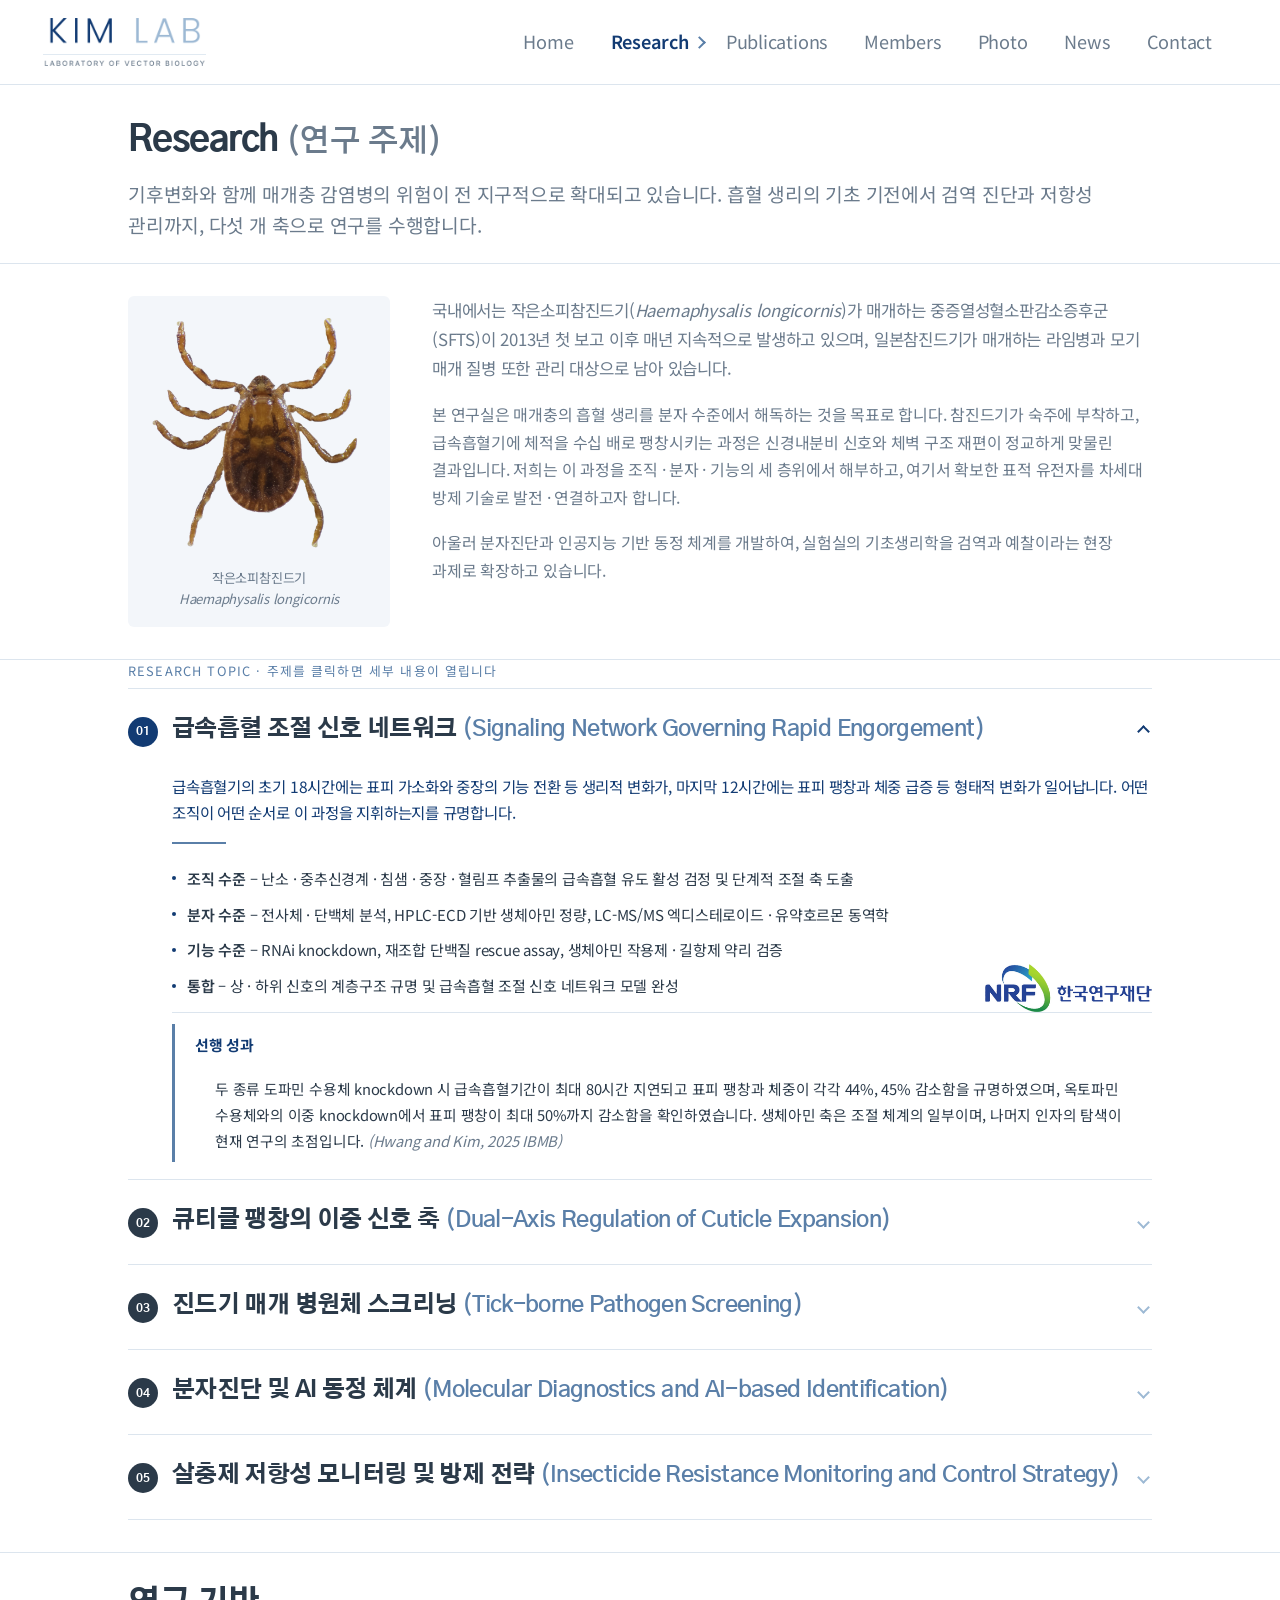
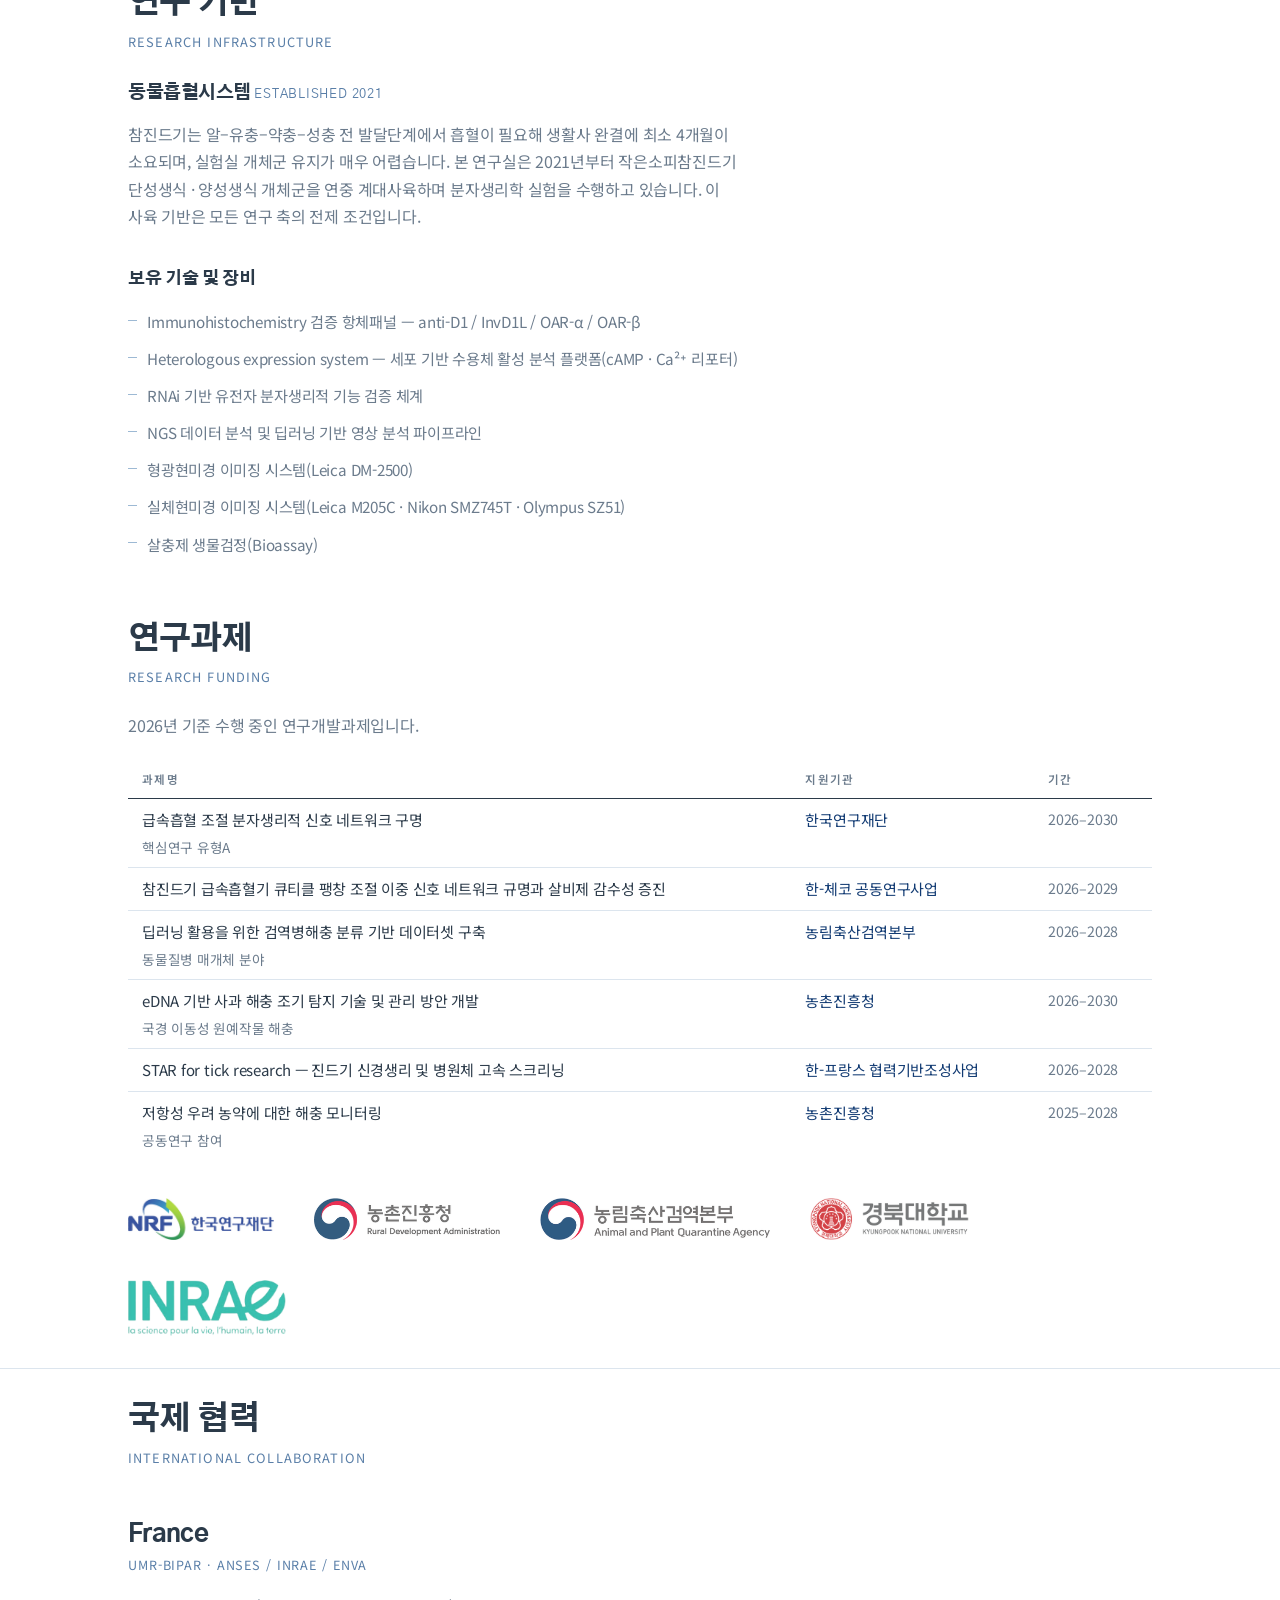
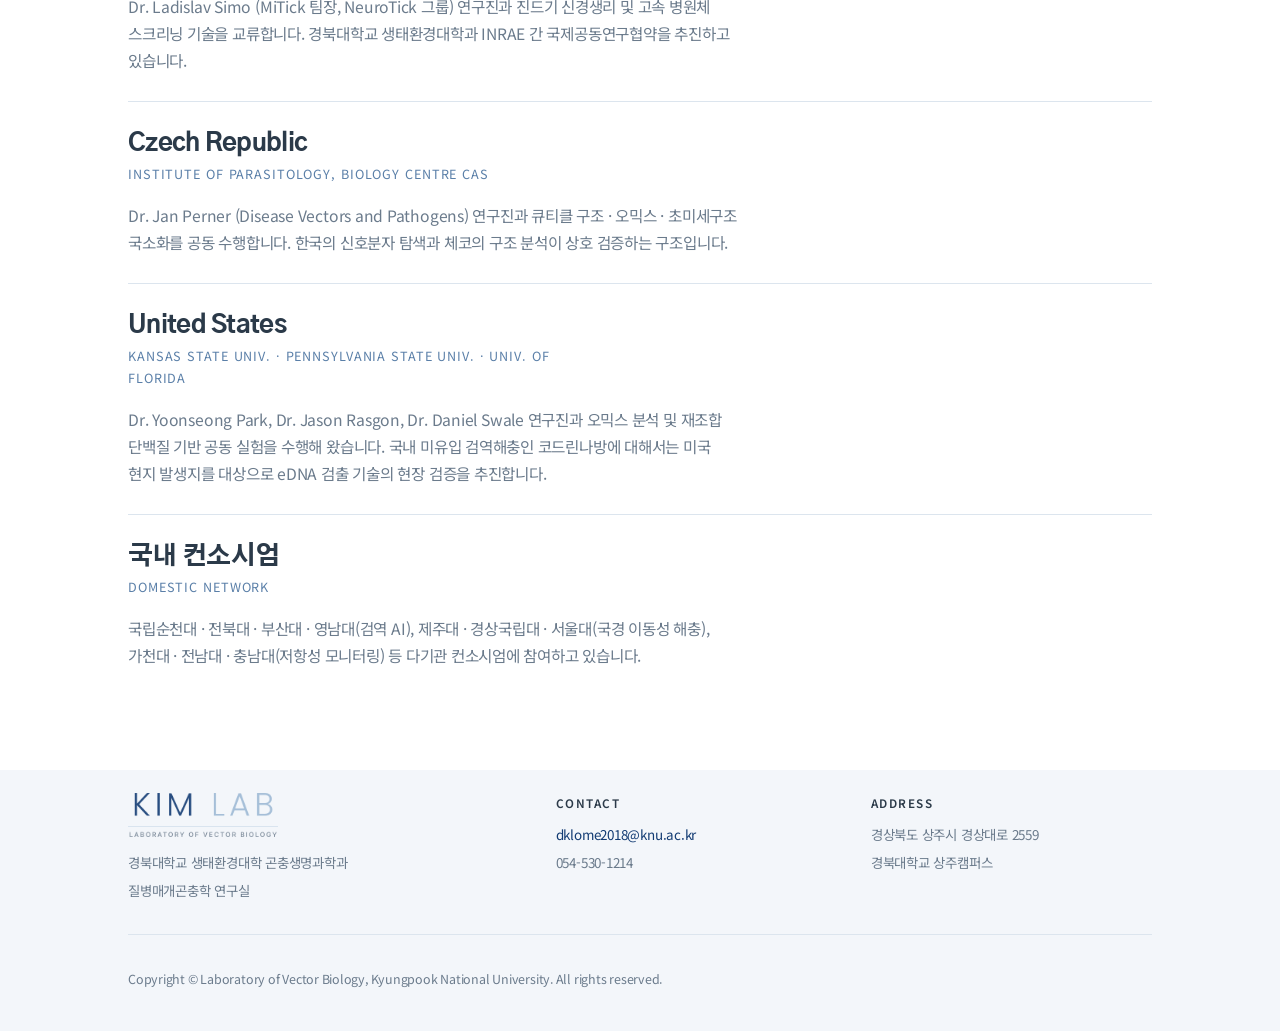
<file: research.html>
<!DOCTYPE html>
<html lang="ko">
<head>
<meta charset="utf-8">
<meta name="viewport" content="width=device-width, initial-scale=1">
<title>Research | Laboratory of Vector Biology — 경북대학교</title>
<meta name="description" content="급속흡혈 조절 신호 네트워크, 큐티클 팽창 이중 신호 축, 분자진단 및 AI 동정, 병원체 스크리닝, 살충제 저항성 모니터링.">
<link rel="icon" href="images/favicon.png">
<link rel="apple-touch-icon" href="images/apple-touch-icon.png">
<link rel="preconnect" href="https://fonts.googleapis.com">
<link rel="preconnect" href="https://fonts.gstatic.com" crossorigin>
<link href="https://fonts.googleapis.com/css2?family=Gothic+A1:wght@400;600;700;800&family=Noto+Sans+KR:wght@300;400;500;600;700&display=swap" rel="stylesheet">
<link rel="stylesheet" href="style.css">
</head>
<body>

<header class="mast">
  <div class="mast-in">
    <a class="brand" href="index.html"><img src="images/logo.png" alt="Kim Lab — Laboratory of Vector Biology"></a>
    <nav>
      <ul class="menu">
        <li><a href="index.html">Home</a></li>
        <li><a class="current" href="research.html">Research</a></li>
        <li><a href="publications.html">Publications</a></li>
        <li><a href="people.html">Members</a></li>
        <li><a href="activity.html">Photo</a></li>
        <li><a href="news.html">News</a></li>
        <li><a href="contact.html">Contact</a></li>
      </ul>
    </nav>
  </div>
</header>

<main>

<section class="page-head">
  <div class="shell">
    <h1>Research <span class="h1-ko">(연구 주제)</span></h1>
    <p class="standfirst">
      기후변화와 함께 매개충 감염병의 위험이 전 지구적으로 확대되고 있습니다.
      흡혈 생리의 기초 기전에서 검역 진단과 저항성 관리까지, 다섯 개 축으로 연구를 수행합니다.
    </p>
  </div>
</section>

<section class="block">
  <div class="shell">
    <div class="intro-grid">
      <figure class="intro-fig">
        <img src="images/tick.png" alt="작은소피참진드기 암컷 성충">
        <figcaption>작은소피참진드기<br><i>Haemaphysalis longicornis</i></figcaption>
      </figure>
      <div class="intro-text">
        <p class="lede muted">
          국내에서는 작은소피참진드기(<i>Haemaphysalis longicornis</i>)가 매개하는 중증열성혈소판감소증후군(SFTS)이
          2013년 첫 보고 이후 매년 지속적으로 발생하고 있으며, 일본참진드기가 매개하는 라임병과 모기 매개 질병 또한
          관리 대상으로 남아 있습니다.
        </p>
        <p class="muted">
          본 연구실은 매개충의 흡혈 생리를 분자 수준에서 해독하는 것을 목표로 합니다. 참진드기가 숙주에 부착하고,
          급속흡혈기에 체적을 수십 배로 팽창시키는 과정은 신경내분비 신호와 체벽 구조 재편이 정교하게 맞물린
          결과입니다. 저희는 이 과정을 조직 · 분자 · 기능의 세 층위에서 해부하고, 여기서 확보한 표적 유전자를
          차세대 방제 기술로 발전 · 연결하고자 합니다.
        </p>
        <p class="muted">
          아울러 분자진단과 인공지능 기반 동정 체계를 개발하여, 실험실의 기초생리학을 검역과 예찰이라는
          현장 과제로 확장하고 있습니다.
        </p>
      </div>
    </div>
  </div>
</section>

<section class="block" style="padding-top:0">
  <div class="shell">
    <p class="sub-en" style="margin-bottom:6px">Research Topic · 주제를 클릭하면 세부 내용이 열립니다</p>
  <details class="topic" id="topic01" open>
    <summary>
      <span class="topic-no">01</span>
      <h3 class="topic-title">급속흡혈 조절 신호 네트워크 <span class="en">(Signaling Network Governing Rapid Engorgement)</span></h3>
      <span class="topic-caret" aria-hidden="true"></span>
    </summary>
    <div class="topic-body">
      <p class="topic-lead">급속흡혈기의 초기 18시간에는 표피 가소화와 중장의 기능 전환 등 생리적 변화가, 마지막 12시간에는 표피 팽창과 체중 급증 등 형태적 변화가 일어납니다. 어떤 조직이 어떤 순서로 이 과정을 지휘하는지를 규명합니다.</p>
      <hr class="topic-rule">
        <div class="topic-cols t01">
          <ul class="ppt">
            <li><b>조직 수준</b> – 난소 · 중추신경계 · 침샘 · 중장 · 혈림프 추출물의 급속흡혈 유도 활성 검정 및 단계적 조절 축 도출</li>
            <li><b>분자 수준</b> – 전사체 · 단백체 분석, HPLC-ECD 기반 생체아민 정량, LC-MS/MS 엑디스테로이드 · 유약호르몬 동역학</li>
            <li><b>기능 수준</b> – RNAi knockdown, 재조합 단백질 rescue assay, 생체아민 작용제 · 길항제 약리 검증</li>
            <li><b>통합</b> – 상 · 하위 신호의 계층구조 규명 및 급속흡혈 조절 신호 네트워크 모델 완성</li>
          </ul>
          <div class="topic-side">
            <div class="topic-support">
            <img src="images/agency-nrf.png" alt="한국연구재단">
            </div>
          </div>
        </div>
        <hr class="topic-sep">
        <div class="topic-note">
          <p class="note-title">선행 성과</p>
          <p class="note-body">두 종류 도파민 수용체 knockdown 시 급속흡혈기간이 최대 80시간 지연되고 표피 팽창과 체중이 각각 44%, 45% 감소함을 규명하였으며, 옥토파민 수용체와의 이중 knockdown에서 표피 팽창이 최대 50%까지 감소함을 확인하였습니다. 생체아민 축은 조절 체계의 일부이며, 나머지 인자의 탐색이 현재 연구의 초점입니다. <span class="cite">(Hwang and Kim, 2025 IBMB)</span></p>
        </div>
    </div>
  </details>

  <details class="topic" id="topic02">
    <summary>
      <span class="topic-no">02</span>
      <h3 class="topic-title">큐티클 팽창의 이중 신호 축 <span class="en">(Dual-Axis Regulation of Cuticle Expansion)</span></h3>
      <span class="topic-caret" aria-hidden="true"></span>
    </summary>
    <div class="topic-body">
      <p class="topic-lead">큐티클은 급속 팽창을 가능하게 하는 생체역학적 적응이면서, 동시에 수분 손실과 접촉성 살비제의 침투를 막는 최외곽 방벽입니다. 본 연구실은 이 구조 변형이 두 개의 독립적 호르몬 축에 의해 조절된다는 가설을 검증합니다.</p>
      <hr class="topic-rule">
        <div class="topic-cols t02">
          <ul class="ppt">
            <li><b>제1축 · 생체아민</b> – 도파민 · 옥토파민 수용체를 통한 큐티클 가소화 조절</li>
            <li><b>제2축 · 키틴합성/엑디손</b> – 엑디스테로이드 상위 조절 기반 키틴 합성 및 신규 큐티클 공급</li>
            <li><b>수렴 검증</b> – 조합 knockdown의 가산적 · 상위적 효과 판정을 통한 분자노드 규명</li>
            <li><b>응용 전개</b> – 큐티클 민감화를 통한 기등록 살비제 감수성 증진 및 신규 방제 표적 발굴</li>
          </ul>
          <div class="topic-side">
<figure class="fig">
            <svg viewBox="0 0 600 116" role="img" aria-label="무흡혈 상태의 참진드기에서 완전 흡혈 상태로 alloscutum이 팽창하는 과정을 비교한 도해">
              <line x1="213" y1="40" x2="352" y2="17" stroke="#5a7fa8" stroke-width="2"/>
              <line x1="213" y1="77" x2="352" y2="100" stroke="#5a7fa8" stroke-width="2"/>
              <image href="images/ic-tick-unfed.png" x="118" y="12" width="92" height="94"/>
              <image href="images/ic-tick-fed.png" x="352" y="6" width="71" height="110"/>
              <text x="56" y="64" text-anchor="middle" font-size="21" fill="#2b3a49">unfed</text>
              <text x="516" y="64" text-anchor="middle" font-size="21" fill="#2b3a49">fully fed</text>
            </svg>
          </figure>
            <div class="topic-support">
            <img src="images/agency-nrf.png" alt="한국연구재단">
            </div>
          </div>
        </div>
        <hr class="topic-sep">
        <div class="topic-note">
          <p class="note-title">방법론</p>
          <p class="note-body">모든 분석은 급속흡혈 개시 시점(RE0) 기준 상대 시간 축으로 정렬하며, 전사체 · 단백체 교차검증(cross-omics convergence)을 통과한 후보만 다음 단계로 진행합니다.</p>
        </div>
    </div>
  </details>

  <details class="topic" id="topic03">
    <summary>
      <span class="topic-no">03</span>
      <h3 class="topic-title">진드기 매개 병원체 스크리닝 <span class="en">(Tick-borne Pathogen Screening)</span></h3>
      <span class="topic-caret" aria-hidden="true"></span>
    </summary>
    <div class="topic-body">
      <p class="topic-lead">국내에서는 SFTS 바이러스 외 잠재적 · 미보고 병원체에 대한 조사와 데이터 구축이 미진합니다. 단일 진드기에 감염된 다수 병원체를 한 번에 검출하는 고속 스크리닝 체계를 프랑스 연구진과 함께 도입하고 있습니다.</p>
      <hr class="topic-rule">
        <div class="topic-cols t03">
          <ul class="ppt">
            <li>High-throughput microfluidic real-time PCR 기반 단일 진드기 다중 병원체 스크리닝</li>
            <li>진드기 뇌 · 침샘 특화 면역조직화학법 및 투과현미경법 기술 이전</li>
            <li>검출 병원체 표적 신속 진단 키트 개발 및 지자체 공급</li>
            <li>단성/양성생식 개체군의 지역별 분포와 보균 병원체 상관성 분석</li>
          </ul>
          <div class="topic-side">
<figure class="fig">
            <svg viewBox="0 0 560 126" role="img" aria-label="단일 진드기에서 바이러스, 세균, 리케치아를 동시에 검출하는 도해">
              <image href="images/ic-tick-unfed.png" x="8" y="14" width="104" height="106"/>
              <polyline points="146,52 163,67 146,82" fill="none" stroke="#6b7b8c" stroke-width="6" stroke-linecap="round" stroke-linejoin="round"/><polyline points="176,52 193,67 176,82" fill="none" stroke="#6b7b8c" stroke-width="6" stroke-linecap="round" stroke-linejoin="round"/><polyline points="206,52 223,67 206,82" fill="none" stroke="#6b7b8c" stroke-width="6" stroke-linecap="round" stroke-linejoin="round"/>
              <image href="images/ic-bacilli.png" x="262" y="26" width="62" height="64"/>
              <image href="images/ic-bacteria.png" x="358" y="27" width="62" height="62"/>
              <image href="images/ic-virus.png" x="454" y="27" width="63" height="62"/>
              <text x="293" y="114" text-anchor="middle" font-size="22" fill="#2b3a49">리케치아</text>
              <text x="389" y="114" text-anchor="middle" font-size="22" fill="#2b3a49">세균</text>
              <text x="485" y="114" text-anchor="middle" font-size="22" fill="#2b3a49">바이러스</text>
            </svg>
          </figure>
            <div class="topic-support">
            <img src="images/agency-nrf.png" alt="한국연구재단">
            <img src="images/agency-inrae.png" alt="INRAE">
            </div>
          </div>
        </div>
    </div>
  </details>

  <details class="topic" id="topic04">
    <summary>
      <span class="topic-no">04</span>
      <h3 class="topic-title">분자진단 및 AI 동정 체계 <span class="en">(Molecular Diagnostics and AI-based Identification)</span></h3>
      <span class="topic-caret" aria-hidden="true"></span>
    </summary>
    <div class="topic-body">
      <p class="topic-lead">검역과 매개체 감시의 병목은 동정입니다. 참진드기는 발육단계 · 성적 이형 · 흡혈 전후 체적 변화로 오동정 위험이 크고, 등에모기는 크기가 작고 종내 변이가 커서 형태 형질 단독으로는 종 판별에 한계가 있습니다. 분자진단과 AI 동정이라는 두 경로로 이 병목을 해소합니다.</p>
      <hr class="topic-rule">
        <div class="topic-cols t04">
          <ul class="ppt">
            <li class="head">AI 동정용 형태 데이터셋 (Deep-learning Dataset)</li>
            <li class="sub">참진드기 10종 · 등에모기 35종의 학습용 데이터셋 구축</li>
            <li class="sub">형태학적 동정과 mtCOI DNA 바코드 검증 병행</li>
            <li class="sub">발육단계 · 성별 · 흡혈상태 · 형질부위별 다층 이미지 생산</li>
            <li class="sub">검역관이 AI 판정 근거를 검토할 표준영상 및 검색도해 작성</li>
            <li class="head">환경 DNA 기반 조기탐지 (eDNA Early Detection)</li>
            <li class="sub">고위험 사과 해충 3종(코드린나방, 오리엔탈과실파리, 타우과실파리) 표적 조기탐지</li>
            <li class="sub">환경조건별 eDNA 추출법 표준화 및 종특이적 프라이머 설계</li>
            <li class="sub">Cocktail 프라이머 기반 multiplex PCR 다중 종 진단</li>
            <li class="sub">LAMP 기반 현장 진단 키트 개발 및 실증</li>
          </ul>
          <div class="topic-side">
<figure class="fig">
            <svg viewBox="0 0 420 300" role="img" aria-label="AI 동정과 eDNA 두 경로가 통합 데이터베이스로 수렴하는 분자 진단 및 AI 동정 체계 도해">
              <defs>
                <marker id="ah" viewBox="0 0 10 10" refX="8" refY="5" markerWidth="7" markerHeight="7" orient="auto-start-reverse">
                  <path d="M 0 1 L 9 5 L 0 9 z" fill="#123b73"/>
                </marker>
              </defs>
              <text x="96" y="18" text-anchor="middle" font-size="15" font-weight="700" fill="#2b3a49">AI 동정</text>
              <image href="images/ic-ai-chip.png" x="60" y="32" width="72" height="72"/>
              <image href="images/ic-tick-unfed.png" x="34" y="120" width="36" height="37"/>
              <image href="images/ic-microscope.png" x="80" y="114" width="44" height="47"/>

              <text x="324" y="18" text-anchor="middle" font-size="15" font-weight="700" fill="#2b3a49">eDNA</text>
              <image href="images/ic-tube.png" x="298" y="32" width="34" height="62"/>
              <image href="images/ic-dna.png" x="344" y="34" width="50" height="50"/>
              <image href="images/ic-habitat.png" x="330" y="112" width="52" height="59"/>

              <path d="M 124 168 C 152 186 168 190 182 196" fill="none" stroke="#123b73" stroke-width="2" marker-end="url(#ah)"/>
              <path d="M 310 172 C 282 188 258 192 240 198" fill="none" stroke="#123b73" stroke-width="2" marker-end="url(#ah)"/>

              <image href="images/ic-database.png" x="164" y="184" width="92" height="88"/>
              <text x="210" y="294" text-anchor="middle" font-size="14" font-weight="600" fill="#2b3a49">분자 진단 및 AI 동정 체계</text>
            </svg>
          </figure>
            <div class="topic-support">
            <img src="images/agency-apqa.png" alt="농림축산검역본부">
            <img src="images/agency-rda.png" alt="농촌진흥청">
            </div>
          </div>
        </div>
        <hr class="topic-sep">
        <div class="topic-note">
          <p class="note-title">병행 과업</p>
          <p class="note-body">살충제 저항성 메타분석 및 작용기작(MOA)별 방제 효율성 정량 평가, 유입 시나리오별 방제 의사결정 알고리즘, 질병 매개체(모기 · 참진드기 · 털진드기) 및 검역해충 발생 밀도 조사</p>
        </div>
    </div>
  </details>

  <details class="topic" id="topic05">
    <summary>
      <span class="topic-no">05</span>
      <h3 class="topic-title">살충제 저항성 모니터링 및 방제 전략 <span class="en">(Insecticide Resistance Monitoring and Control Strategy)</span></h3>
      <span class="topic-caret" aria-hidden="true"></span>
    </summary>
    <div class="topic-body">
      <p class="topic-lead">살충제 저항성은 방제 실패와 농약 오 · 남용으로 직결되지만, 어느 지역에서 어느 약제에 저항성이 발달했는지에 대한 정량적 지도는 아직 충분하지 않습니다. 전국 단위 개체군을 표준화된 생물검정으로 평가하여, 농업 현장이 실제로 활용할 수 있는 저항성 데이터베이스를 구축합니다.</p>
      <hr class="topic-rule">
        <div class="topic-cols t05">
          <ul class="ppt">
            <li>주요 농업해충 7종(꽃노랑총채벌레, 목화진딧물, 점박이응애, 담배가루이, 복숭아혹진딧물, 조팝나무진딧물, 볼록총채벌레) 대상 권역별 저항성 검정</li>
            <li>시 · 군별 농가 개체군 확보 및 농약사용기록표 기반 방제력 분석</li>
            <li>대상 해충의 연중 실내 사육 체계 구축 및 표준 생물검정법 적용</li>
            <li>약제별 · 지역별 저항성 지도 및 데이터베이스 작성</li>
            <li>살충제 저항성 메타분석 및 작용기작(MOA)별 방제 효율성 정량 평가</li>
            <li>유입 시나리오별 방제 의사결정 알고리즘 및 해충별 약제 추천 매뉴얼</li>
          </ul>
          <div class="topic-side">
<figure class="fig">
            <svg viewBox="0 0 420 200" role="img" aria-label="해충이 발생한 잎에 살충제를 처리해 방제 효과를 평가하는 도해">
              <image href="images/ic-leaf.svg" x="18" y="40" width="124" height="124"/>
              <image href="images/ic-insect.png" x="44" y="70" width="22" height="24"/><image href="images/ic-insect.png" x="76" y="52" width="22" height="24"/><image href="images/ic-insect.png" x="70" y="100" width="22" height="24"/><image href="images/ic-insect.png" x="36" y="112" width="22" height="24"/><image href="images/ic-insect.png" x="98" y="82" width="22" height="24"/>
              <image href="images/ic-spray.png" x="186" y="6" width="38" height="58"/>
              <polyline points="166,92 181,105 166,118" fill="none" stroke="#123b73" stroke-width="5" stroke-linecap="round" stroke-linejoin="round"/><polyline points="192,92 207,105 192,118" fill="none" stroke="#123b73" stroke-width="5" stroke-linecap="round" stroke-linejoin="round"/><polyline points="218,92 233,105 218,118" fill="none" stroke="#123b73" stroke-width="5" stroke-linecap="round" stroke-linejoin="round"/>
              <image href="images/ic-leaf.svg" x="282" y="40" width="124" height="124"/>
              <image href="images/ic-insect-alt.png" x="308" y="70" width="22" height="24"/><image href="images/ic-insect-alt.png" x="340" y="52" width="22" height="24"/><image href="images/ic-insect-alt.png" x="334" y="100" width="22" height="24"/><image href="images/ic-insect-alt.png" x="300" y="112" width="22" height="24"/><image href="images/ic-insect-alt.png" x="362" y="82" width="22" height="24"/>
            </svg>
            <figcaption>권역별 개체군 → 표준 생물검정 → 약제별 · 지역별 저항성 지도</figcaption>
          </figure>
            <div class="topic-support">
            <img src="images/agency-rda.png" alt="농촌진흥청">
            </div>
          </div>
        </div>
    </div>
  </details>
  </div>
</section>

<section class="block plain" id="infra">
  <div class="shell">
    <h2>연구 기반</h2>
    <p class="sub-en">Research Infrastructure</p>
    <h3 class="display" style="font-size:1.15rem;font-weight:800;letter-spacing:-.025em;margin:0 0 12px">
      동물흡혈시스템 <span style="font-weight:400;font-size:.8rem;color:var(--navy-mid);letter-spacing:.06em">ESTABLISHED 2021</span>
    </h3>
    <p class="muted">
      참진드기는 알–유충–약충–성충 전 발달단계에서 흡혈이 필요해 생활사 완결에 최소 4개월이 소요되며,
      실험실 개체군 유지가 매우 어렵습니다. 본 연구실은 2021년부터 작은소피참진드기 단성생식 · 양성생식 개체군을
      연중 계대사육하며 분자생리학 실험을 수행하고 있습니다. 이 사육 기반은 모든 연구 축의 전제 조건입니다.
    </p>
    <h3 class="display" style="font-size:1.05rem;font-weight:800;letter-spacing:-.02em;margin:34px 0 14px">보유 기술 및 장비</h3>
    <ul class="dashed">
      <li>Immunohistochemistry 검증 항체패널 — anti-D1 / InvD1L / OAR-α / OAR-β</li>
      <li>Heterologous expression system — 세포 기반 수용체 활성 분석 플랫폼(cAMP · Ca²⁺ 리포터)</li>
      <li>RNAi 기반 유전자 분자생리적 기능 검증 체계</li>
      <li>NGS 데이터 분석 및 딥러닝 기반 영상 분석 파이프라인</li>
      <li>형광현미경 이미징 시스템(Leica DM-2500)</li>
      <li>실체현미경 이미징 시스템(Leica M205C · Nikon SMZ745T · Olympus SZ51)</li>
      <li>살충제 생물검정(Bioassay)</li>
    </ul>
  </div>
</section>

<section class="block" id="funding">
  <div class="shell">
    <h2>연구과제</h2>
    <p class="sub-en">Research Funding</p>
    <p class="muted" style="margin-bottom:22px">2026년 기준 수행 중인 연구개발과제입니다.</p>
    <div class="table-scroll">
      <table>
        <thead><tr><th scope="col">과제명</th><th scope="col">지원기관</th><th scope="col">기간</th></tr></thead>
        <tbody>
          <tr><td>급속흡혈 조절 분자생리적 신호 네트워크 구명<em>핵심연구 유형A</em></td><td class="agency">한국연구재단</td><td class="term">2026–2030</td></tr>
          <tr><td>참진드기 급속흡혈기 큐티클 팽창 조절 이중 신호 네트워크 규명과 살비제 감수성 증진</td><td class="agency">한-체코 공동연구사업</td><td class="term">2026–2029</td></tr>
          <tr><td>딥러닝 활용을 위한 검역병해충 분류 기반 데이터셋 구축<em>동물질병 매개체 분야</em></td><td class="agency">농림축산검역본부</td><td class="term">2026–2028</td></tr>
          <tr><td>eDNA 기반 사과 해충 조기 탐지 기술 및 관리 방안 개발<em>국경 이동성 원예작물 해충</em></td><td class="agency">농촌진흥청</td><td class="term">2026–2030</td></tr>
          <tr><td>STAR for tick research — 진드기 신경생리 및 병원체 고속 스크리닝</td><td class="agency">한-프랑스 협력기반조성사업</td><td class="term">2026–2028</td></tr>
          <tr><td>저항성 우려 농약에 대한 해충 모니터링<em>공동연구 참여</em></td><td class="agency">농촌진흥청</td><td class="term">2025–2028</td></tr>
        </tbody>
      </table>
    </div>
    <div class="agencies" style="margin-top:30px">
      <img src="images/agency-nrf.png" alt="한국연구재단">
      <img src="images/agency-rda.png" alt="농촌진흥청">
      <img src="images/agency-apqa.png" alt="농림축산검역본부">
      <img src="images/agency-knu.png" alt="경북대학교">
      <img class="tall" src="images/agency-inrae.png" alt="INRAE">
    </div>
  </div>
</section>

<section class="block plain" id="collab">
  <div class="shell">
    <h2>국제 협력</h2>
    <p class="sub-en">International Collaboration</p>
    <div class="axis">
      <h3>France</h3>
      <p class="sub-en" style="padding-left:0;margin-top:4px">UMR-BIPAR · ANSES / INRAE / EnvA</p>
      <div class="axis-body" style="padding-left:0">
        <p>Dr. Ladislav Simo (MiTick 팀장, NeuroTick 그룹) 연구진과 진드기 신경생리 및 고속 병원체 스크리닝 기술을 교류합니다. 경북대학교 생태환경대학과 INRAE 간 국제공동연구협약을 추진하고 있습니다.</p>
      </div>
    </div>
    <div class="axis">
      <h3>Czech Republic</h3>
      <p class="sub-en" style="padding-left:0;margin-top:4px">Institute of Parasitology, Biology Centre CAS</p>
      <div class="axis-body" style="padding-left:0">
        <p>Dr. Jan Perner (Disease Vectors and Pathogens) 연구진과 큐티클 구조 · 오믹스 · 초미세구조 국소화를 공동 수행합니다. 한국의 신호분자 탐색과 체코의 구조 분석이 상호 검증하는 구조입니다.</p>
      </div>
    </div>
    <div class="axis">
      <h3>United States</h3>
      <p class="sub-en" style="padding-left:0;margin-top:4px">Kansas State Univ. · Pennsylvania State Univ. · Univ. of Florida</p>
      <div class="axis-body" style="padding-left:0">
        <p>Dr. Yoonseong Park, Dr. Jason Rasgon, Dr. Daniel Swale 연구진과 오믹스 분석 및 재조합 단백질 기반 공동 실험을 수행해 왔습니다. 국내 미유입 검역해충인 코드린나방에 대해서는 미국 현지 발생지를 대상으로 eDNA 검출 기술의 현장 검증을 추진합니다.</p>
      </div>
    </div>
    <div class="axis">
      <h3>국내 컨소시엄</h3>
      <p class="sub-en" style="padding-left:0;margin-top:4px">Domestic Network</p>
      <div class="axis-body" style="padding-left:0">
        <p>국립순천대 · 전북대 · 부산대 · 영남대(검역 AI), 제주대 · 경상국립대 · 서울대(국경 이동성 해충), 가천대 · 전남대 · 충남대(저항성 모니터링) 등 다기관 컨소시엄에 참여하고 있습니다.</p>
      </div>
    </div>
  </div>
</section>
</main>

<footer class="site-foot">
  <div class="shell">
    <div class="foot-grid">
      <div>
        <img class="foot-logo" src="images/logo.png" alt="Kim Lab">
        <p>경북대학교 생태환경대학 곤충생명과학과</p>
        <p>질병매개곤충학 연구실</p>
      </div>
      <div>
        <h4>Contact</h4>
        <p><a href="mailto:dklome2018@knu.ac.kr">dklome2018@knu.ac.kr</a></p>
        <p>054-530-1214</p>
      </div>
      <div>
        <h4>Address</h4>
        <p>경상북도 상주시 경상대로 2559</p>
        <p>경북대학교 상주캠퍼스</p>
      </div>
    </div>
    <p class="rights">Copyright © Laboratory of Vector Biology, Kyungpook National University. All rights reserved.</p>
  </div>
</footer>

</body>
</html>
</file>
<file: style.css>
/* ===========================================================
   질병매개곤충학 연구실 | Laboratory of Vector Biology
   Kyungpook National University — shared stylesheet
   팔레트와 서체는 연구실 소개 자료(PPT)에서 가져왔습니다.
   =========================================================== */

:root{
  --paper:#ffffff;
  --wash:#f3f6fa;

  /* ── 로고 3색을 기준으로 한 글자색 위계 ───────────────────────
     1차(제목·강조)  --navy      #123b73  로고 'KIM'
     2차(영문 라벨)  --navy-mid  #5a7fa8  navy와 'LAB' 사이 단계
     3차(장식·선)    --pale      #9db9d4  로고 'LAB'
     본문            --ink       #2b3a49  로고 태그라인 회색의 농도 단계
     보조 설명       --ink-soft  #6b7b8c  로고 태그라인 회색
     ──────────────────────────────────────────────────────── */
  --navy:#123b73;
  --navy-mid:#5a7fa8;
  --pale:#9db9d4;
  --ink:#2b3a49;
  --ink-soft:#6b7b8c;
  --line:#dce5ee;

  /* 구버전 토큰 (하위 호환) */
  --blue:var(--navy-mid);
  --teal:var(--navy-mid);
  --nav-h:84px;
  --max-wide:1250px;
  --max:1080px;
}

*{box-sizing:border-box}
html{
  scroll-behavior:smooth;
  scroll-padding-top:calc(var(--nav-h) + 20px);
  -webkit-text-size-adjust:100%;
}
body{
  margin:0;
  background:var(--paper);
  color:var(--ink);
  font-family:"Noto Sans KR",-apple-system,BlinkMacSystemFont,"Malgun Gothic","Apple SD Gothic Neo",sans-serif;
  font-size:16px;
  line-height:1.72;
  letter-spacing:-.014em;
  -webkit-font-smoothing:antialiased;
  /* 한글 단어가 줄바꿈에서 중간에 끊기지 않도록 */
  word-break:keep-all;
  overflow-wrap:break-word;
}
img{max-width:100%;display:block}
svg{max-width:100%}
a{color:inherit;text-decoration:none}
.display{font-family:"Gothic A1","Noto Sans KR",sans-serif}

.shell{max-width:var(--max);margin:0 auto;padding:0 28px}
.reading{max-width:740px}

/* ---------------- masthead ---------------- */
.mast{
  position:sticky;top:0;z-index:100;
  background:rgba(255,255,255,.92);
  backdrop-filter:saturate(180%) blur(16px);
  -webkit-backdrop-filter:saturate(180%) blur(16px);
  border-bottom:1px solid var(--line);
}
.mast-in{
  max-width:var(--max-wide);margin:0 auto;padding:0 28px;
  min-height:var(--nav-h);
  display:flex;align-items:center;justify-content:space-between;gap:20px;
}
.brand{display:flex;align-items:center;padding:12px 0}
.brand img{height:48px;width:auto}

.menu{display:flex;list-style:none;margin:0;padding:0;gap:2px;flex-wrap:wrap;justify-content:flex-end}
.menu a{
  display:inline-flex;align-items:center;gap:6px;
  font-size:1.13rem;color:var(--ink-soft);
  padding:8px 10px;border-radius:6px;
  transition:color .16s,background-color .16s;
}
.menu a::after{
  content:"";width:7px;height:7px;
  border-right:2px solid var(--navy-mid);
  border-bottom:2px solid var(--navy-mid);
  transform:rotate(-45deg);
  opacity:0;transition:opacity .16s;
}
.menu a:hover{color:var(--navy);background:var(--wash)}
.menu a:hover::after{opacity:1}
.menu a.current{color:var(--navy);font-weight:600}
.menu a.current::after{opacity:1}

@media(max-width:1120px){
  .mast-in{flex-direction:column;align-items:stretch;gap:0;padding:0 20px}
  .mast-in > nav{width:100%;min-width:0;max-width:100%}
  .brand{padding:14px 0 6px}
  .brand img{height:40px}
  .menu{
    padding-bottom:10px;gap:0;flex-wrap:nowrap;
    overflow-x:auto;-webkit-overflow-scrolling:touch;scrollbar-width:none;max-width:100%;
  }
  .menu::-webkit-scrollbar{display:none}
  .menu a{padding:6px 9px;white-space:nowrap;font-size:.96rem}
}

/* ---------------- page header ---------------- */
.page-head{padding:36px 0 22px;border-bottom:1px solid var(--line)}
.kicker{
  font-size:.8rem;font-weight:600;letter-spacing:.1em;
  color:var(--navy-mid);margin:0 0 14px;
}
.block h2 .h2-ko{font-weight:600;font-size:.72em;color:var(--ink-soft);letter-spacing:-.02em;white-space:nowrap}
.page-head h1 .h1-ko{font-weight:600;font-size:.90em;color:var(--ink-soft);letter-spacing:-.02em;white-space:nowrap}
.page-head h1{
  font-family:"Gothic A1","Noto Sans KR",sans-serif;
  font-size:clamp(1.45rem,3.5vw,2.17rem);font-weight:800;line-height:1.16;
  letter-spacing:-.035em;margin:0 0 18px;color:var(--ink);
}
.page-head .standfirst{
  font-size:clamp(1.02rem,1.9vw,1.2rem);color:var(--ink-soft);
  margin:0;max-width:none;line-height:1.62;
}

/* ---------------- hero ---------------- */
.hero{padding:84px 0 24px}
.hero-grid{display:grid;grid-template-columns:1.25fr .75fr;gap:52px;align-items:center}
@media(max-width:860px){.hero-grid{grid-template-columns:1fr;gap:34px}}
.hero h1{
  font-family:"Gothic A1","Noto Sans KR",sans-serif;
  font-size:clamp(2.1rem,5.2vw,3.4rem);font-weight:800;line-height:1.12;
  letter-spacing:-.04em;margin:0 0 24px;
}
.hero .goal{
  font-size:clamp(1.02rem,2vw,1.26rem);color:var(--ink-soft);
  max-width:54ch;margin:0 0 32px;line-height:1.6;
}
.hero-figure{background:var(--wash);border-radius:6px;padding:26px}
.hero-figure img{width:100%;height:auto;mix-blend-mode:multiply}
.hero-figure figcaption{font-size:.82rem;color:var(--ink-soft);margin-top:14px;text-align:center;line-height:1.6}
.hero-figure figcaption i{font-style:italic}

.arrow-link{
  display:inline-flex;align-items:center;gap:9px;
  font-size:1rem;font-weight:500;color:var(--navy);
}
.arrow-link::after{
  content:"";width:6px;height:6px;
  border-right:1.9px solid var(--navy-mid);border-bottom:1.9px solid var(--navy-mid);
  transform:rotate(-45deg);transition:transform .18s;
}
.arrow-link:hover::after{transform:rotate(-45deg) translate(2.5px,2.5px)}
.link-row{display:flex;gap:30px;flex-wrap:wrap}

/* ---------------- timeline plate ---------------- */
.plate{background:var(--wash);border-radius:6px;padding:40px 34px;margin:56px 0 0}
.plate svg{width:100%;height:auto;overflow:visible}
.plate figcaption{
  font-size:.9rem;color:var(--ink-soft);margin:26px auto 0;max-width:68ch;line-height:1.72;
}
.plate figcaption b{color:var(--ink);font-weight:600}

/* ---------------- blocks ---------------- */
.block{padding:32px 0;border-bottom:1px solid var(--line)}
.block.plain{border-bottom:none}
.block h2{
  font-family:"Gothic A1","Noto Sans KR",sans-serif;
  font-size:clamp(1.45rem,3vw,2rem);font-weight:800;line-height:1.18;
  letter-spacing:-.03em;margin:0 0 8px;
}
.block .sub-en{font-size:.8rem;letter-spacing:.09em;color:var(--navy-mid);margin:0 0 24px;text-transform:uppercase}
.block p{margin:0 0 18px;max-width:68ch}
.block p:last-child{margin-bottom:0}
.lede{font-size:1.05rem}
.muted{color:var(--ink-soft)}

.teasers{display:grid;grid-template-columns:1fr 1fr;gap:1px;background:var(--line);border-block:1px solid var(--line)}
@media(max-width:780px){.teasers{grid-template-columns:1fr}}
.teaser{background:var(--paper);padding:52px 36px}
.teaser h2{
  font-family:"Gothic A1","Noto Sans KR",sans-serif;
  font-size:clamp(1.28rem,2.6vw,1.65rem);font-weight:800;letter-spacing:-.03em;
  margin:0 0 14px;line-height:1.24;
}
.teaser p{font-size:.97rem;color:var(--ink-soft);margin:0 0 20px}

/* ---------------- research axes ---------------- */
.axis{padding:26px 0;border-bottom:1px solid var(--line)}
.axis:last-child{border-bottom:none}
.axis-head{display:flex;gap:18px;align-items:baseline;margin:0 0 6px}
.axis-num{
  font-family:"Gothic A1","Noto Sans KR",sans-serif;
  font-size:1.5rem;font-weight:800;color:var(--pale);
  letter-spacing:-.02em;flex:0 0 auto;min-width:44px;line-height:1;
}
.axis h3{
  font-family:"Gothic A1","Noto Sans KR",sans-serif;
  font-size:clamp(1.2rem,2.5vw,1.55rem);font-weight:800;letter-spacing:-.028em;
  margin:0;line-height:1.26;
}
.axis .sub-en{font-size:.79rem;letter-spacing:.07em;color:var(--navy-mid);margin:0 0 18px;padding-left:62px}
.axis-body{padding-left:62px}
@media(max-width:620px){
  .axis .sub-en,.axis-body{padding-left:0}
  .axis-head{gap:12px}
  .axis-num{min-width:30px;font-size:1.2rem}
}
.axis-body > p{font-size:.98rem;color:var(--ink-soft);margin:0 0 18px;max-width:68ch}

ul.dashed{margin:0;padding:0;list-style:none;max-width:70ch}
ul.dashed li{position:relative;padding-left:19px;margin-bottom:11px;font-size:.95rem;color:var(--ink-soft)}
ul.dashed li:last-child{margin-bottom:0}
ul.dashed li::before{content:"";position:absolute;left:0;top:.78em;width:9px;height:1px;background:var(--pale)}
ul.dashed li b{color:var(--ink);font-weight:600}
ul.dashed li .group{display:block;color:var(--navy);font-weight:600;margin-bottom:4px}

.aside-note{
  margin:24px 0 0;padding:17px 21px;background:var(--wash);
  font-size:.9rem;color:var(--ink-soft);line-height:1.72;max-width:70ch;
  border-left:3px solid var(--navy-mid);
}
.aside-note b{color:var(--ink);font-weight:600}



/* ---- research intro: portrait left, text right ---- */
.intro-grid{
  display:grid;grid-template-columns:262px minmax(0,1fr);gap:42px;align-items:start;
}
@media(max-width:820px){.intro-grid{grid-template-columns:1fr;gap:26px}}
.intro-fig{
  margin:0;background:var(--wash);border-radius:6px;padding:22px 20px 18px;
}
@media(max-width:820px){.intro-fig{max-width:300px;margin:0 auto}}
.intro-fig img{width:100%;height:auto;mix-blend-mode:multiply}
.intro-fig figcaption{
  font-size:.82rem;color:var(--ink-soft);text-align:center;margin-top:12px;line-height:1.55;
}
.intro-fig figcaption i{font-style:italic}
.intro-grid .intro-text p{max-width:none}
.intro-grid .intro-text p:last-child{margin-bottom:0}

/* ---- research axis: PPT-faithful accordion ---- */
.topic{
  border-top:1px solid var(--line);
}
.topic:last-of-type{border-bottom:1px solid var(--line)}
.topic > summary{
  list-style:none;cursor:pointer;
  display:flex;align-items:flex-start;gap:14px;
  padding:26px 0;
}
.topic > summary::-webkit-details-marker{display:none}
.topic > summary:hover .topic-title{color:var(--navy)}
.topic-no{
  flex:0 0 auto;
  display:inline-flex;align-items:center;justify-content:center;
  width:30px;height:30px;border-radius:50%;
  background:var(--ink);color:#fff;
  font-family:"Gothic A1","Noto Sans KR",sans-serif;
  font-size:.76rem;font-weight:700;letter-spacing:.02em;
  margin-top:2px;
}
.topic[open] .topic-no{background:var(--navy)}
.topic-title{
  flex:1 1 auto;min-width:0;
  font-family:"Gothic A1","Noto Sans KR",sans-serif;
  font-size:clamp(1.12rem,2.2vw,1.42rem);font-weight:800;
  letter-spacing:-.028em;line-height:1.34;margin:0;
  transition:color .15s;
}
.topic-title .en{font-weight:600;color:var(--navy-mid)}
.topic-caret{
  flex:0 0 auto;width:9px;height:9px;margin:12px 4px 0 0;
  border-right:2px solid var(--pale);border-bottom:2px solid var(--pale);
  transform:rotate(45deg);transition:transform .2s;
}
.topic[open] .topic-caret{transform:rotate(-135deg);border-color:var(--navy)}

.topic-body{padding:0 0 17px 44px}
@media(max-width:640px){.topic-body{padding-left:0}}
.topic-body .topic-lead{
  font-size:.97rem;color:var(--navy);margin:0 0 4px;max-width:none;line-height:1.7;
}
.topic-rule{width:54px;height:2px;background:var(--navy-mid);margin:16px 0 22px;border:0}

.topic-cols{display:grid;grid-template-columns:minmax(0,1fr) auto;gap:34px;align-items:stretch}
@media(max-width:860px){.topic-cols{grid-template-columns:1fr;gap:24px}}

.topic-side{display:flex;flex-direction:column;justify-self:end;width:100%;min-width:0}
.topic-cols.t01 .topic-side{width:auto;max-width:none}
.topic-cols.t02 .topic-side{max-width:350px}
.topic-cols.t03 .topic-side{max-width:380px}
.topic-cols.t04 .topic-side{max-width:510px}
.topic-cols.t05 .topic-side{max-width:300px}
.topic-side .fig{align-self:flex-end;transform:translateX(12px)}
@media(max-width:860px){.topic-side .fig{transform:none}}
.topic-cols.t02 .topic-side .fig{max-width:350px}
.topic-cols.t03 .topic-side .fig{max-width:274px}
.topic-cols.t04 .topic-side .fig{max-width:341px}
.topic-cols.t05 .topic-side .fig{max-width:244px}
@media(max-width:860px){
  .topic-side{justify-self:stretch;max-width:none!important;width:100%}
  .topic-cols.t01 .topic-side{width:100%}
  .topic-side .fig{align-self:center;max-width:380px!important}
}
.topic-side .fig{margin:0;width:100%}
.topic-side .fig svg{width:100%;height:auto;display:block}
.topic-side .fig figcaption{font-size:.82rem;color:var(--ink-soft);text-align:center;margin-top:8px}

ul.ppt{margin:0;padding:0;list-style:none;max-width:none}
ul.ppt > li{position:relative;padding-left:15px;margin-bottom:10px;font-size:.94rem;color:var(--ink)}
ul.ppt > li:last-child{margin-bottom:0}
ul.ppt > li::before{
  content:"";position:absolute;left:0;top:.72em;width:4px;height:4px;border-radius:50%;background:var(--navy);
}
ul.ppt > li b{font-weight:600}
ul.ppt li.head{
  padding-left:0;font-weight:600;color:var(--navy);margin:16px 0 10px;font-size:.96rem;
}
ul.ppt li.head:first-child{margin-top:0}
ul.ppt li.head::before{display:none}
ul.ppt li.sub{padding-left:28px}
ul.ppt li.sub::before{left:14px;background:var(--pale)}

.topic-support{
  display:flex;align-items:center;justify-content:flex-end;gap:26px;flex-wrap:wrap;
  margin-top:auto;padding-top:10px;
  /* 로고(48px)의 세로 중심을 마지막 불릿 줄(약 26px)의 중심에 맞춘다 */
  transform:translateY(13px);
}
@media(max-width:860px){.topic-support{transform:none;justify-content:center;padding-top:18px}}
.topic-support img{height:48px;width:auto;opacity:.9;mix-blend-mode:multiply}
.topic-support img.tall{height:48px}

.topic-note{
  margin:11px 0 0;padding:8px 0 8px 20px;
  border-left:3px solid var(--navy-mid);max-width:none;
}
.note-title{
  margin:0 0 7px;font-size:.93rem;font-weight:700;color:var(--navy);letter-spacing:-.018em;
}
.topic-note .note-body{
  margin:0;padding-left:20px;
  font-size:.92rem;line-height:1.78;color:var(--ink);max-width:none;
}
.note-body .cite{color:var(--ink-soft);font-style:italic}
.topic-sep{border:0;border-top:1px solid var(--line);margin:13px 0 0}

/* ---------------- publications ---------------- */
#publist{border-top:1.5px solid var(--ink)}

.year-group{padding:13px 0 15px;border-bottom:1px solid var(--line)}
.year-group:last-child{border-bottom:1.5px solid var(--ink)}
.year-label{
  font-family:"Gothic A1","Noto Sans KR",sans-serif;
  font-size:1.1rem;font-weight:800;letter-spacing:-.02em;color:var(--navy);
  margin:0 0 18px;
}
.pub{
  display:grid;grid-template-columns:40px minmax(0,1fr);gap:18px;
  padding:0;border:0;margin-bottom:26px;
}
.pub:last-child{margin-bottom:0}
@media(max-width:620px){.pub{grid-template-columns:1fr;gap:6px}}
.pub h3{font-size:1.06rem;font-weight:600;line-height:1.5;letter-spacing:-.016em;margin:0 0 9px;max-width:none}
.pub h3 a{color:inherit;text-decoration:none;transition:color .15s}
.pub h3 a:hover{color:var(--navy);text-decoration:underline;text-underline-offset:3px;text-decoration-thickness:1px}
.pub h3 a::after{
  content:"";display:inline-block;width:6px;height:6px;margin-left:7px;vertical-align:2px;
  border-top:1.4px solid var(--pale);border-right:1.4px solid var(--pale);
  transform:rotate(45deg);transition:border-color .15s;
}
.pub h3 a:hover::after{border-color:var(--navy)}
.pub h3 i{font-style:italic}
.pub .authors{font-size:.92rem;color:var(--ink-soft);margin:0 0 3px;max-width:none}
.pub .authors b{color:var(--ink);font-weight:600}
.pub .venue{font-size:.91rem;color:var(--ink-soft);margin:0 0 13px}
.pub .venue i{font-style:italic;color:var(--navy)}
.pub .venue .hl{
  display:inline-block;margin-left:9px;padding:1px 10px;
  font-size:.75rem;font-style:normal;color:var(--navy-mid);
  border:1px solid var(--line);border-radius:999px;vertical-align:1px;
}
.empty-note{padding:30px 0;font-size:.94rem;color:var(--ink-soft)}

/* ---------------- tables ---------------- */
.table-scroll{overflow-x:auto}
table{width:100%;border-collapse:collapse;font-size:.94rem;text-align:left;min-width:600px}
th,td{padding:8px 14px;border-bottom:1px solid var(--line);vertical-align:top}
tr:last-child td{border-bottom:none}
th{
  font-size:.72rem;letter-spacing:.11em;text-transform:uppercase;color:var(--ink-soft);
  font-weight:600;border-bottom:1.5px solid var(--ink);
}
td em{font-style:normal;color:var(--ink-soft);font-size:.85rem;display:block;margin-top:3px}
td.agency{color:var(--navy);white-space:nowrap}
td.term{color:var(--ink-soft);white-space:nowrap;font-size:.89rem}
td.win{color:var(--navy);font-weight:500}

/* agency logo strip */
.agencies{display:flex;flex-wrap:wrap;gap:40px;align-items:center;padding:8px 0 0}
.agencies img{height:42px;width:auto;opacity:.82;mix-blend-mode:multiply}
.agencies img.tall{height:56px}

/* ---------------- people ---------------- */
.pi-row{display:grid;grid-template-columns:250px 1fr;gap:44px;align-items:start;margin-top:30px}
@media(max-width:760px){.pi-row{grid-template-columns:1fr;gap:26px}}
.portrait{width:100%;border-radius:4px;background:var(--wash);aspect-ratio:4/5;object-fit:cover}
.pi-row h2{margin-bottom:4px}
.cv{margin:22px 0 0;font-size:.92rem;max-width:58ch}
.cv > div{padding:5px 0;border-bottom:1px solid var(--line);display:flex;gap:20px}
.cv > div:last-child{border-bottom:none}
.cv dt{flex:0 0 100px;color:var(--ink-soft);font-size:.83rem;margin:0}
.cv dd{margin:0}
.cv dd .yr{color:var(--ink-soft);font-size:.86rem}
.pi-row .cv-head,
.person-row .cv-head{
  font-family:"Gothic A1","Noto Sans KR",sans-serif;
  font-size:1.5rem;font-weight:800;letter-spacing:-.025em;color:var(--navy);
  margin:26px 0 0;max-width:none;
}
.cv-head span{
  font-family:"Noto Sans KR",sans-serif;font-weight:500;font-size:1.14rem;
  color:var(--ink-soft);letter-spacing:-.01em;margin-left:12px;
}
.cv-years{max-width:none;margin-top:4px;font-size:1.04rem}
.cv-years > div{padding:7px 0}
.cv-years dt{
  flex:0 0 282px;font-family:"Barlow",sans-serif;font-size:1.06rem;
  font-weight:600;color:var(--ink);line-height:1.5;white-space:nowrap;
}
.cv-years dt .yr{font-weight:400;color:var(--ink-soft);font-size:.95rem}
.cv-years dd{line-height:1.66}

.roster-rows{margin-top:30px}
table.alumni{margin-top:2px}
table.alumni th span{font-weight:400;color:var(--pale);margin-left:5px;letter-spacing:0;text-transform:none}
table.alumni td:first-child{color:var(--ink);font-weight:600;white-space:nowrap}
table.alumni .al-en{font-weight:400;color:var(--ink-soft);font-size:.86rem;margin-left:7px}
.person-group{padding-top:15px;border-top:1px solid var(--line)}
.person-group:first-child{padding-top:7px;border-top:0}
.group-label{
  font-family:"Gothic A1","Noto Sans KR",sans-serif;
  font-size:1.53rem;font-weight:800;letter-spacing:-.03em;color:var(--navy);
  margin:0 0 28px;
}
.group-label span{
  font-family:"Barlow",sans-serif;font-weight:500;font-size:1.08rem;
  letter-spacing:.1em;text-transform:uppercase;color:var(--navy-mid);margin-left:13px;
}
.person-row{display:grid;grid-template-columns:250px 1fr;gap:44px;align-items:start;margin-bottom:56px}
.person-row:last-child{margin-bottom:6px}
@media(max-width:760px){.person-row{grid-template-columns:1fr;gap:26px}}
.person-name{
  font-family:"Gothic A1","Noto Sans KR",sans-serif;
  font-size:clamp(1.45rem,3vw,2rem);font-weight:800;line-height:1.18;
  letter-spacing:-.03em;margin:0 0 4px;color:var(--ink);
}
.person-row .cv{margin-top:0;max-width:none}
.person-row .cv-years dt{flex:0 0 132px}
.person-row > div > .cv-head:first-of-type{margin-top:2px}
.person-row .topics{margin:12px 0 0;padding:0;list-style:none}
.person-row .topics li{position:relative;padding-left:16px;margin-bottom:8px;line-height:1.66;font-size:1.04rem}
.person-row .topics li:last-child{margin-bottom:0}
.person-row .topics li::before{content:"";position:absolute;left:0;top:.72em;width:6px;height:1px;background:var(--pale)}

/* ---------------- news timeline ---------------- */
#newslist{border-top:1.5px solid var(--ink)}
.news-list{list-style:none;margin:0;padding:0}
.news-item{display:grid;grid-template-columns:168px minmax(0,1fr);gap:20px;margin-bottom:20px}
.news-item:last-child{margin-bottom:4px}
.news-date{
  font-family:"Barlow",sans-serif;font-size:.97rem;font-weight:600;color:var(--ink);
  line-height:1.52;white-space:nowrap;
}
.news-date .tbd{font-weight:400;color:var(--pale)}
.news-title{font-size:1.04rem;font-weight:600;line-height:1.45;margin:0 0 3px;max-width:none;color:var(--ink)}
.news-title .news-note{font-weight:400;font-size:.9rem;color:var(--ink-soft)}
.news-detail{font-size:.93rem;color:var(--ink-soft);margin:0;max-width:none}
@media(max-width:640px){
  .news-item{grid-template-columns:1fr;gap:4px}
  .news-date{font-size:.9rem}
}

/* ---------------- activity gallery ---------------- */
.photo-year{
  display:grid;grid-template-columns:110px minmax(0,1fr);gap:26px;
  padding-top:18px;border-top:1px solid var(--line);margin-top:20px;
}
.photo-year:first-of-type{margin-top:16px}
.photo-year .year-label{margin:0;padding-top:2px}
.photo-year .gallery{grid-template-columns:repeat(auto-fill,minmax(258px,290px));margin-top:0}
.photo-year .year-label .tbd{display:block;font-weight:500;color:var(--pale);font-size:.84rem;line-height:1.45}
@media(max-width:640px){
  .photo-year{grid-template-columns:1fr;gap:12px}
  .photo-year .year-label{padding-top:0}
  .photo-year .year-label .tbd{display:inline}
}

.gallery{display:grid;grid-template-columns:repeat(auto-fill,minmax(300px,1fr));gap:22px;margin-top:10px}
.shot{margin:0}
.shot img{width:100%;height:auto;border-radius:4px;background:var(--wash);aspect-ratio:4/3;object-fit:cover}
.shot figcaption{font-size:.86rem;color:var(--ink-soft);margin-top:10px;line-height:1.6}
.gallery.wide{grid-template-columns:repeat(auto-fill,minmax(420px,1fr))}
@media(max-width:560px){.gallery,.gallery.wide,.photo-year .gallery{grid-template-columns:1fr}}

/* ---------------- contact ---------------- */
.contact-rows{max-width:62ch}
.contact-rows > div{display:flex;gap:22px;padding:16px 0;border-bottom:1px solid var(--line)}
.contact-rows > div:last-child{border-bottom:none}
.contact-rows dt{flex:0 0 112px;font-size:.82rem;color:var(--ink-soft);margin:0}
.contact-rows dd{margin:0;font-size:.98rem}
.contact-rows a{color:var(--navy);border-bottom:1px solid var(--pale)}
.contact-rows a:hover{border-color:var(--navy)}

/* ---------------- footer ---------------- */
.site-foot{background:var(--wash);margin-top:42px;padding:23px 0 28px;font-size:.84rem;color:var(--ink-soft)}
.foot-grid{display:grid;grid-template-columns:1.4fr 1fr 1fr;gap:34px;padding-bottom:26px;border-bottom:1px solid var(--line)}
@media(max-width:720px){.foot-grid{grid-template-columns:1fr;gap:24px}}
.foot-grid h4{font-size:.73rem;letter-spacing:.13em;text-transform:uppercase;color:var(--ink);margin:0 0 10px;font-weight:600}
.foot-grid p{margin:0 0 5px;line-height:1.75}
.foot-grid a{color:var(--navy)}
.foot-grid a:hover{text-decoration:underline}
.foot-logo{height:44px;width:auto;margin-bottom:14px;opacity:.9}
.rights{padding-top:22px;font-size:.78rem}

*:focus-visible{outline:2px solid var(--navy);outline-offset:3px}
@media(prefers-reduced-motion:reduce){html{scroll-behavior:auto}*{transition:none!important}}
</file>
